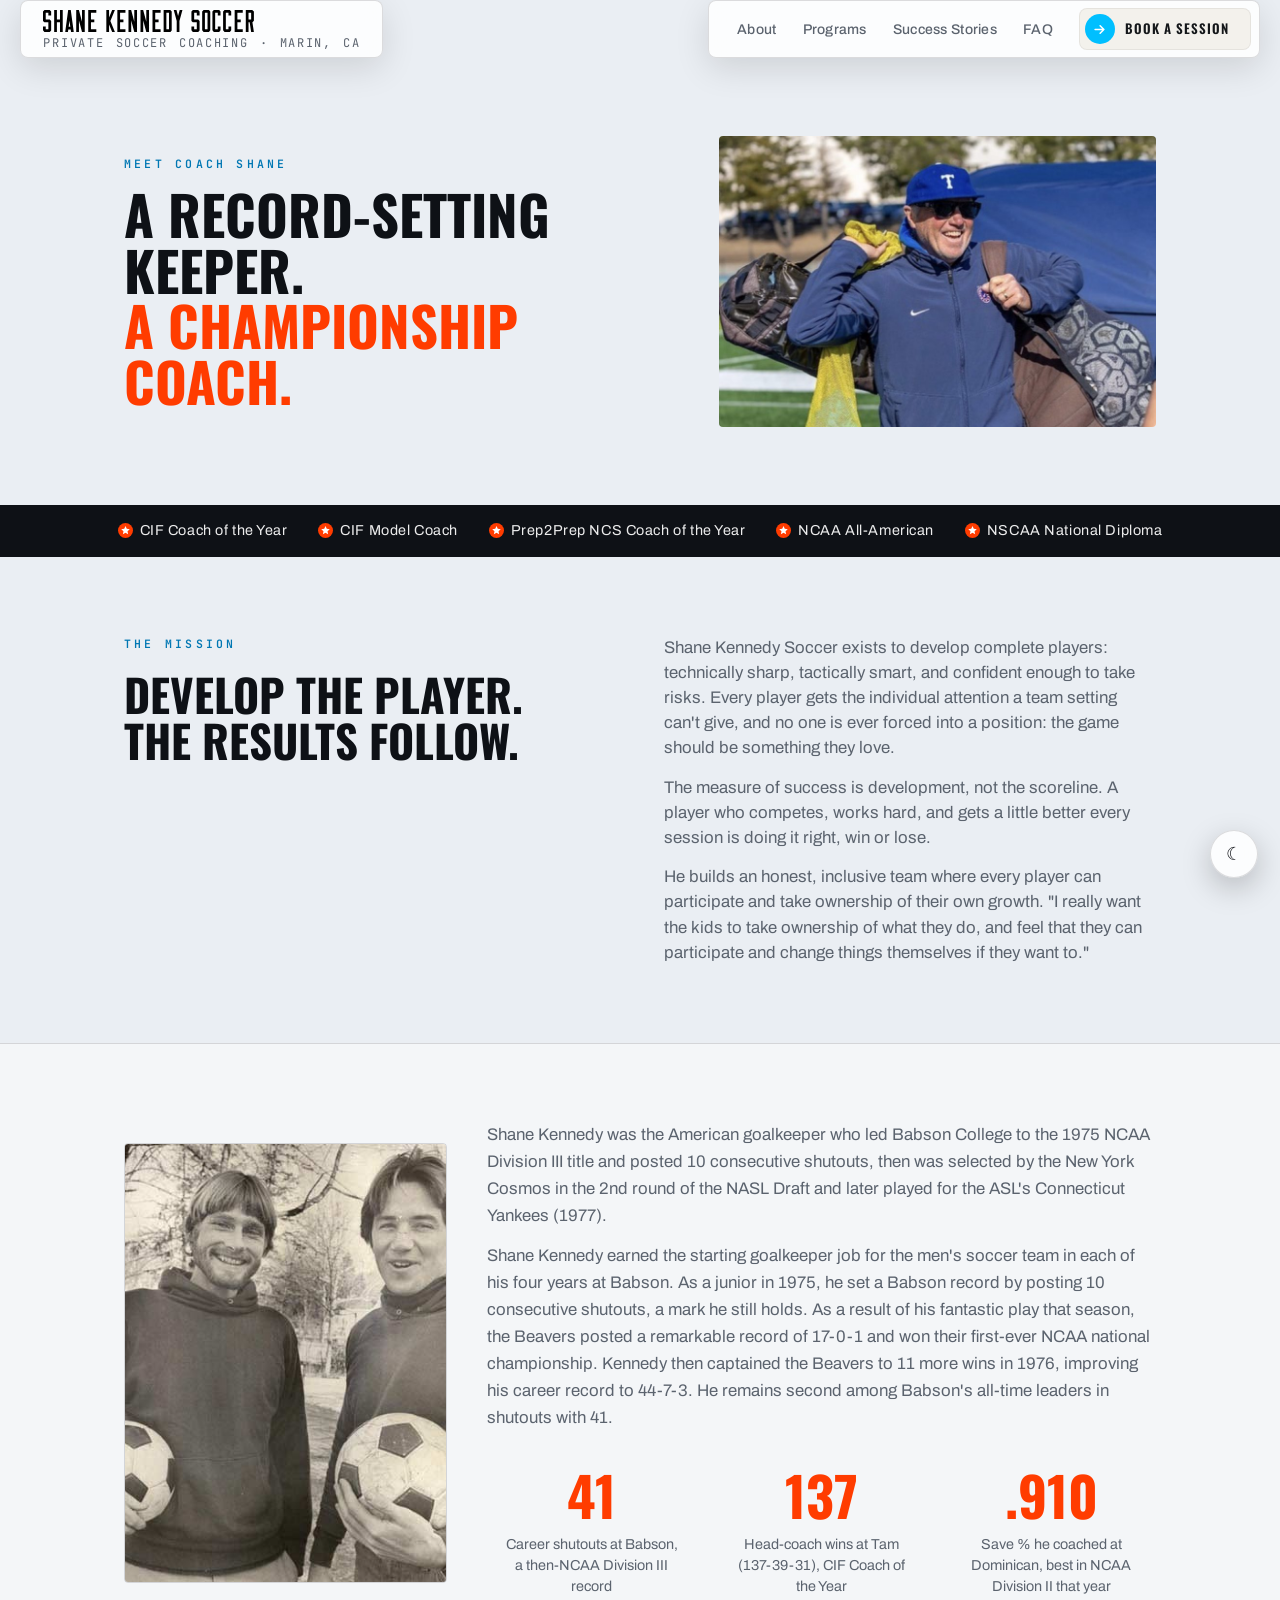
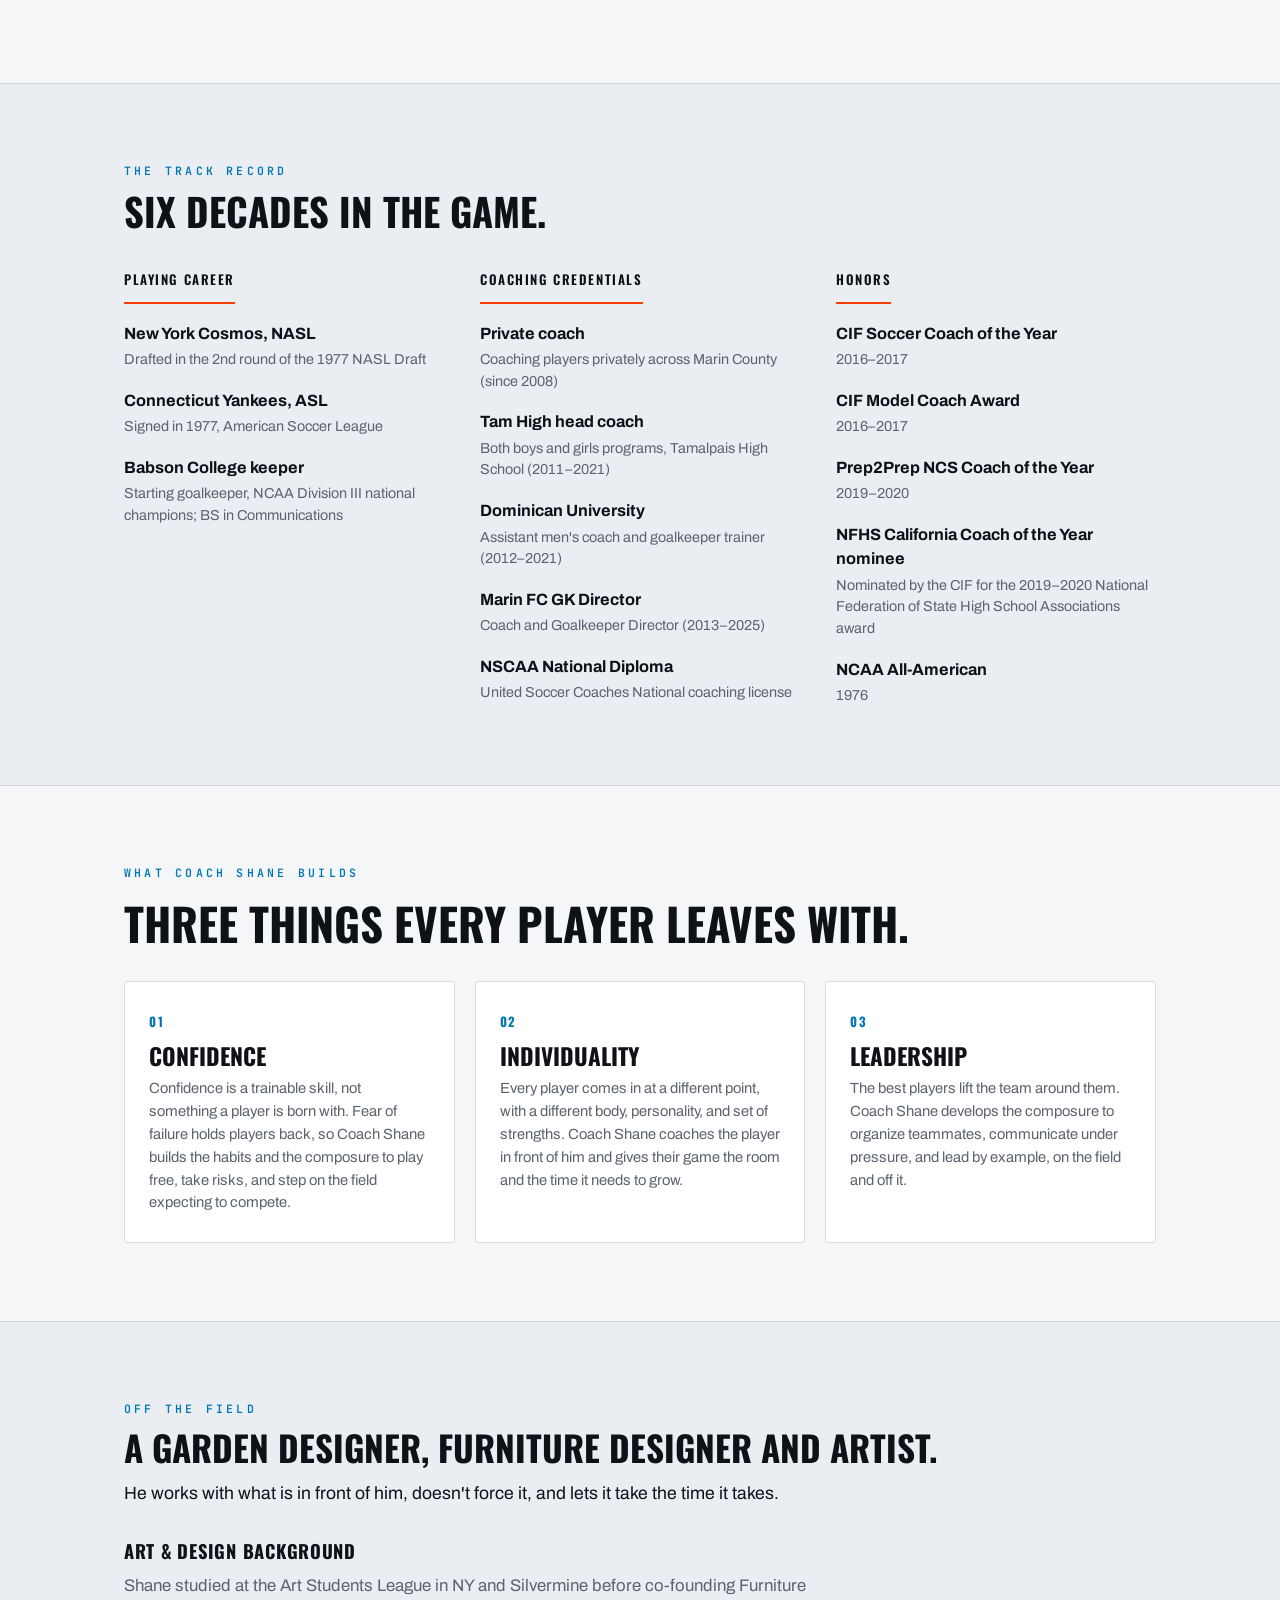
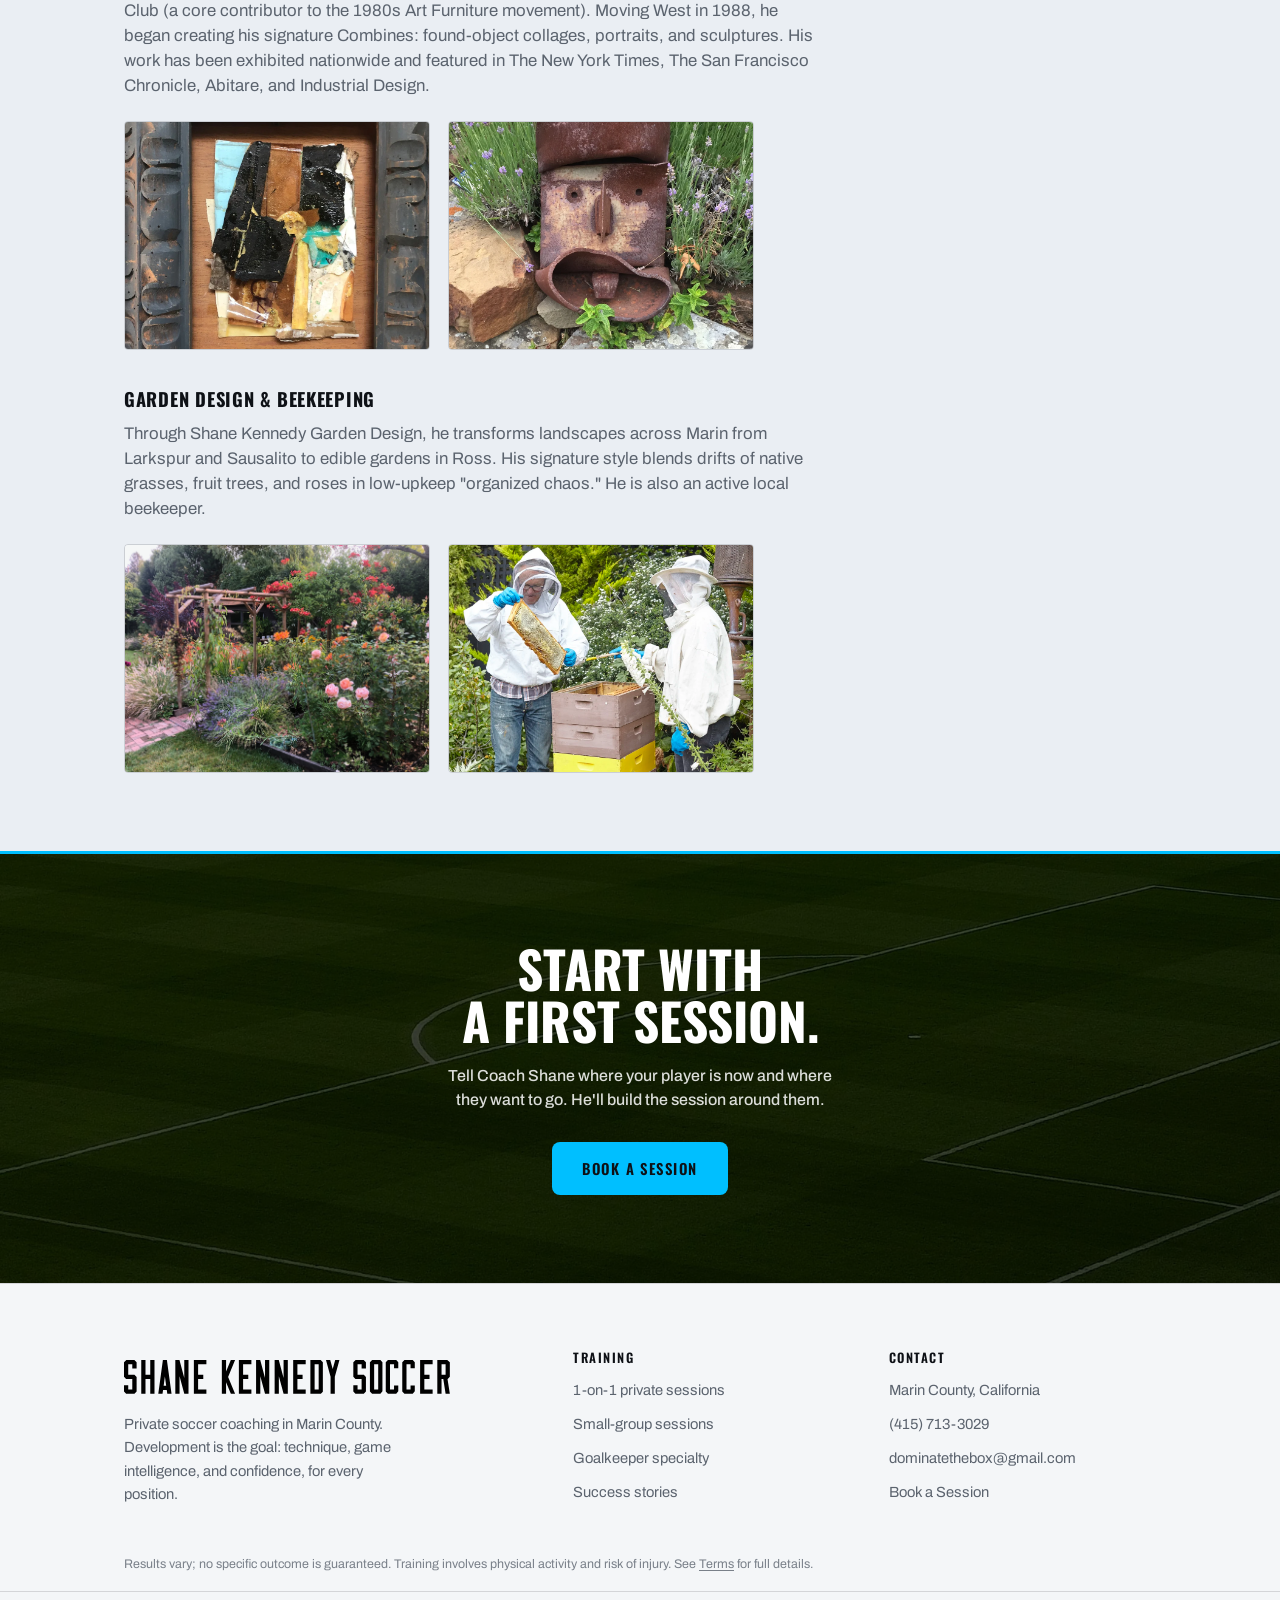
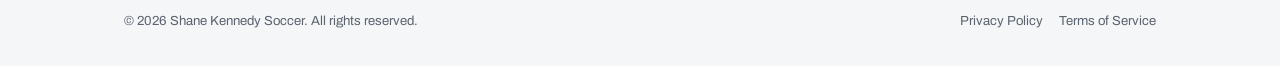
<file: about.html>
<!DOCTYPE html>
<html lang="en">
<head>
<!-- Google tag (gtag.js) -->
<script async src="https://www.googletagmanager.com/gtag/js?id=G-WETHH7NE4N"></script>
<script>
  window.dataLayer = window.dataLayer || [];
  function gtag(){dataLayer.push(arguments);}
  gtag('js', new Date());

  gtag('config', 'G-WETHH7NE4N');
</script>
<meta charset="UTF-8">
<meta name="viewport" content="width=device-width, initial-scale=1.0">
<title>About Coach Shane | Shane Kennedy Soccer</title>
<meta name="description" content="Meet Coach Shane Kennedy: record-setting NCAA keeper, New York Cosmos draftee, CIF Coach of the Year, and private soccer coach in Marin County.">
<link rel="stylesheet" href="styles.css">
</head>
<body>
<button id="themeToggle" class="theme-fab" aria-label="Toggle light and dark mode" title="Toggle theme">
  <span class="tt-icon" aria-hidden="true">☾</span>
</button>

<nav>
  <div class="wrap">
    <div class="brand"><a href="index.html" aria-label="Shane Kennedy Soccer, home"><img class="brand-logo" src="assets/logo/Shane%20Kennedy%20Soccer%20Wordmark%20One%20Liner.svg" alt="Shane Kennedy Soccer" width="1686" height="176"></a><span class="brand-tag">Private soccer coaching · Marin, CA</span></div>
    <button class="nav-toggle" id="navToggle" aria-label="Toggle menu" aria-expanded="false"><span></span><span></span><span></span></button>
    <div class="nav-links" id="navLinks">
      <a href="about.html">About</a>
      <a href="programs.html">Programs</a>
      <a href="success.html">Success Stories</a>
      <a href="faq.html">FAQ</a>
      <a href="book.html" class="nav-cta"><span class="cta-ico" aria-hidden="true"><svg viewBox="0 0 24 24" fill="none" stroke="currentColor" stroke-width="2.5" stroke-linecap="round" stroke-linejoin="round"><path d="M5 12h14M13 6l6 6-6 6"/></svg></span>Book a Session</a>
    </div>
  </div>
</nav>

<!-- ABOUT INTRO -->
<section id="about">
  <div class="wrap about-intro">
    <div class="about-intro-text">
      <p class="eyebrow">Meet Coach Shane</p>
      <h2 class="about-title"><span>A record-setting keeper.</span><em>A championship coach.</em></h2>
    </div>
    <img class="about-photo" src="assets/images/IMG_2264-e1605915013470-900x599%20(1).jpg" alt="Coach Shane Kennedy smiling on the field, carrying training gear" loading="lazy">
  </div>
</section>

<!-- CREDENTIALS BAR -->
<div class="trigger-bar creds-bar">
  <div class="wrap">
    <p class="trigger">
      <span class="tick"><svg viewBox="0 0 20 20" aria-hidden="true"><circle cx="10" cy="10" r="10" fill="currentColor"/><path d="M10 4l1.7 3.7 4 .5-3 2.7.8 4-3.5-2-3.5 2 .8-4-3-2.7 4-.5z" fill="#fff"/></svg>CIF Coach of the Year</span>
      <span class="tick"><svg viewBox="0 0 20 20" aria-hidden="true"><circle cx="10" cy="10" r="10" fill="currentColor"/><path d="M10 4l1.7 3.7 4 .5-3 2.7.8 4-3.5-2-3.5 2 .8-4-3-2.7 4-.5z" fill="#fff"/></svg>CIF Model Coach</span>
      <span class="tick"><svg viewBox="0 0 20 20" aria-hidden="true"><circle cx="10" cy="10" r="10" fill="currentColor"/><path d="M10 4l1.7 3.7 4 .5-3 2.7.8 4-3.5-2-3.5 2 .8-4-3-2.7 4-.5z" fill="#fff"/></svg>Prep2Prep NCS Coach of the Year</span>
      <span class="tick"><svg viewBox="0 0 20 20" aria-hidden="true"><circle cx="10" cy="10" r="10" fill="currentColor"/><path d="M10 4l1.7 3.7 4 .5-3 2.7.8 4-3.5-2-3.5 2 .8-4-3-2.7 4-.5z" fill="#fff"/></svg>NCAA All-American</span>
      <span class="tick"><svg viewBox="0 0 20 20" aria-hidden="true"><circle cx="10" cy="10" r="10" fill="currentColor"/><path d="M10 4l1.7 3.7 4 .5-3 2.7.8 4-3.5-2-3.5 2 .8-4-3-2.7 4-.5z" fill="#fff"/></svg>NSCAA National Diploma</span>
    </p>
  </div>
</div>

<!-- MISSION -->
<section id="mission">
  <div class="wrap mission-grid">
    <div>
      <p class="eyebrow">The mission</p>
      <h2 style="font-size:clamp(1.9rem,4.4vw,2.8rem);margin-top:20px"><span style="display:block">Develop the player.</span><span style="display:block">The results follow.</span></h2>
    </div>
    <div>
      <p style="color:var(--chalk-dim);margin:0;font-size:1.05rem">Shane Kennedy Soccer exists to develop complete players: technically sharp, tactically smart, and confident enough to take risks. Every player gets the individual attention a team setting can't give, and no one is ever forced into a position: the game should be something they love.</p>
      <p style="color:var(--chalk-dim);margin:14px 0 0;font-size:1.05rem">The measure of success is development, not the scoreline. A player who competes, works hard, and gets a little better every session is doing it right, win or lose.</p>
      <p style="color:var(--chalk-dim);margin:14px 0 0;font-size:1.05rem">He builds an honest, inclusive team where every player can participate and take ownership of their own growth. "I really want the kids to take ownership of what they do, and feel that they can participate and change things themselves if they want to."</p>
    </div>
  </div>
</section>

<!-- STAT BAR -->
<section class="stat-band" id="record">
  <div class="wrap record-layout">
    <img class="record-photo" src="assets/images/ShaneKennedy.jpg" alt="A young Shane Kennedy with a teammate, each holding a soccer ball" loading="lazy">
    <div class="record-content">
    <p style="color:var(--chalk-dim);margin:0 0 14px;max-width:75ch;font-size:1.05rem;line-height:1.6">Shane Kennedy was the American goalkeeper who led Babson College to the 1975 NCAA Division III title and posted 10 consecutive shutouts, then was selected by the New York Cosmos in the 2nd round of the NASL Draft and later played for the ASL's Connecticut Yankees (1977).</p>
    <p style="color:var(--chalk-dim);margin:0 0 28px;max-width:75ch;font-size:1.05rem;line-height:1.6">Shane Kennedy earned the starting goalkeeper job for the men's soccer team in each of his four years at Babson. As a junior in 1975, he set a Babson record by posting 10 consecutive shutouts, a mark he still holds. As a result of his fantastic play that season, the Beavers posted a remarkable record of 17-0-1 and won their first-ever NCAA national championship. Kennedy then captained the Beavers to 11 more wins in 1976, improving his career record to 44-7-3. He remains second among Babson's all-time leaders in shutouts with 41.</p>
    <div class="stat-primary-grid">
      <div class="stat-card"><div class="num">41</div><div class="lab">Career shutouts at Babson, a then-NCAA Division III record</div></div>
      <div class="stat-card"><div class="num">137</div><div class="lab">Head-coach wins at Tam (137-39-31), CIF Coach of the Year</div></div>
      <div class="stat-card"><div class="num">.910</div><div class="lab">Save % he coached at Dominican, best in NCAA Division II that year</div></div>
    </div>
    </div>
  </div>
</section>

<!-- CREDENTIALS -->
<section id="credentials">
  <div class="wrap">
    <p class="eyebrow">The track record</p>
    <h2 style="font-size:clamp(1.7rem,4vw,2.4rem);margin-top:12px">Six decades in the game.</h2>
    <div class="cred-cols">
      <div class="cred-group">
        <p class="cred-head">Playing career</p>
        <ul>
          <li><b>New York Cosmos, NASL</b><span>Drafted in the 2nd round of the 1977 NASL Draft</span></li>
          <li><b>Connecticut Yankees, ASL</b><span>Signed in 1977, American Soccer League</span></li>
          <li><b>Babson College keeper</b><span>Starting goalkeeper, NCAA Division III national champions; BS in Communications</span></li>
        </ul>
      </div>
      <div class="cred-group">
        <p class="cred-head">Coaching credentials</p>
        <ul>
          <li><b>Private coach</b><span>Coaching players privately across Marin County (since 2008)</span></li>
          <li><b>Tam High head coach</b><span>Both boys and girls programs, Tamalpais High School (2011–2021)</span></li>
          <li><b>Dominican University</b><span>Assistant men's coach and goalkeeper trainer (2012–2021)</span></li>
          <li><b>Marin FC GK Director</b><span>Coach and Goalkeeper Director (2013–2025)</span></li>
          <li><b>NSCAA National Diploma</b><span>United Soccer Coaches National coaching license</span></li>
        </ul>
      </div>
      <div class="cred-group">
        <p class="cred-head">Honors</p>
        <ul>
          <li><b>CIF Soccer Coach of the Year</b><span>2016–2017</span></li>
          <li><b>CIF Model Coach Award</b><span>2016–2017</span></li>
          <li><b>Prep2Prep NCS Coach of the Year</b><span>2019–2020</span></li>
          <li><b>NFHS California Coach of the Year nominee</b><span>Nominated by the CIF for the 2019–2020 National Federation of State High School Associations award</span></li>
          <li><b>NCAA All-American</b><span>1976</span></li>
        </ul>
      </div>
    </div>
  </div>
</section>

<!-- COACHING PROOF -->
<section class="pillars">
  <div class="wrap">
    <p class="eyebrow">What Coach Shane builds</p>
    <h2 style="font-size:clamp(1.9rem,4.4vw,2.8rem);margin-top:20px">Three things every player leaves with.</h2>
    <div class="pillar-grid">
      <div class="pillar">
        <span class="pnum">01</span>
        <h3>Confidence</h3>
        <p>Confidence is a trainable skill, not something a player is born with. Fear of failure holds players back, so Coach Shane builds the habits and the composure to play free, take risks, and step on the field expecting to compete.</p>
      </div>
      <div class="pillar">
        <span class="pnum">02</span>
        <h3>Individuality</h3>
        <p>Every player comes in at a different point, with a different body, personality, and set of strengths. Coach Shane coaches the player in front of him and gives their game the room and the time it needs to grow.</p>
      </div>
      <div class="pillar">
        <span class="pnum">03</span>
        <h3>Leadership</h3>
        <p>The best players lift the team around them. Coach Shane develops the composure to organize teammates, communicate under pressure, and lead by example, on the field and off it.</p>
      </div>
    </div>
  </div>
</section>

<!-- OFF THE FIELD -->
<section id="offfield">
  <div class="wrap">
    <p class="eyebrow">Off the field</p>
    <h2 style="font-size:clamp(1.6rem,3.6vw,2.2rem);margin-top:12px">A garden designer, furniture designer and artist.</h2>
    <p style="color:var(--chalk);margin:16px 0 0;max-width:70ch;font-size:1.1rem">He works with what is in front of him, doesn't force it, and lets it take the time it takes.</p>
    <h3 style="font-family:'Oswald',sans-serif;text-transform:uppercase;letter-spacing:.04em;font-size:1.15rem;color:var(--chalk);margin:34px 0 0">Art &amp; Design Background</h3>
    <p style="color:var(--chalk-dim);margin:12px 0 0;max-width:70ch;font-size:1.05rem">Shane studied at the Art Students League in NY and Silvermine before co-founding Furniture Club (a core contributor to the 1980s Art Furniture movement). Moving West in 1988, he began creating his signature Combines: found-object collages, portraits, and sculptures. His work has been exhibited nationwide and featured in The New York Times, The San Francisco Chronicle, Abitare, and Industrial Design.</p>
    <div class="offfield-gallery">
      <img src="assets/images/ShaneArt.webp" alt="Framed mixed-media Combine artwork by Shane Kennedy" loading="lazy">
      <img src="assets/images/ShaneSculpture.webp" alt="Rusted-metal face sculpture by Shane Kennedy set in a lavender garden" loading="lazy">
    </div>
    <h3 style="font-family:'Oswald',sans-serif;text-transform:uppercase;letter-spacing:.04em;font-size:1.15rem;color:var(--chalk);margin:40px 0 0">Garden Design &amp; Beekeeping</h3>
    <p style="color:var(--chalk-dim);margin:12px 0 0;max-width:70ch;font-size:1.05rem">Through Shane Kennedy Garden Design, he transforms landscapes across Marin from Larkspur and Sausalito to edible gardens in Ross. His signature style blends drifts of native grasses, fruit trees, and roses in low-upkeep "organized chaos." He is also an active local beekeeper.</p>
    <div class="offfield-gallery">
      <img src="assets/images/ShaneGardens.webp" alt="Lush Marin garden with roses, grasses, and a pergola designed by Shane Kennedy" loading="lazy">
      <img src="assets/images/ShanewithBees.webp" alt="Shane Kennedy in a beekeeping suit inspecting a honeycomb frame at his hive" loading="lazy">
    </div>
  </div>
</section>

<!-- FINAL CTA -->
<section class="book">
  <img class="book-bg" src="assets/images/pexels-nur-nadiah-582285194-27576504.webp" alt="" aria-hidden="true" loading="lazy">
  <div class="wrap">
    <h2><span style="display:block">Start with</span><span style="display:block">a first session.</span></h2>
    <p>Tell Coach Shane where your player is now and where they want to go. He'll build the session around them.</p>
    <a href="book.html" class="btn btn-primary">Book a Session</a>
  </div>
</section>

<footer>
  <div class="wrap">
    <div class="foot-grid">
      <div class="foot-col">
        <div class="brand"><a href="index.html" aria-label="Shane Kennedy Soccer, home"><img class="brand-logo" src="assets/logo/Shane%20Kennedy%20Soccer%20Wordmark%20One%20Liner.svg" alt="Shane Kennedy Soccer" width="1686" height="176"></a></div>
        <p class="foot-tag">Private soccer coaching in Marin County. Development is the goal: technique, game intelligence, and confidence, for every position.</p>
      </div>
      <div class="foot-col">
        <p class="foot-head">Training</p>
        <a href="book.html">1-on-1 private sessions</a>
        <a href="book.html">Small-group sessions</a>
        <a href="book.html">Goalkeeper specialty</a>
        <a href="success.html">Success stories</a>
      </div>
      <div class="foot-col">
        <p class="foot-head">Contact</p>
        <p>Marin County, California</p>
        <a href="tel:+14157133029">(415) 713-3029</a>
        <a href="mailto:dominatethebox@gmail.com">dominatethebox@gmail.com</a>
        <a href="book.html" class="book-link">Book a Session</a>
      </div>
    </div>
    <p class="foot-note">Results vary; no specific outcome is guaranteed. Training involves physical activity and risk of injury. See <a href="terms.html">Terms</a> for full details.</p>
    <div class="foot-bottom">
      <span>© <span id="yr"></span> Shane Kennedy Soccer. All rights reserved.</span>
      <span><a href="privacy.html">Privacy Policy</a><a href="terms.html">Terms of Service</a></span>
    </div>
  </div>
</footer>



<script>document.getElementById('yr').textContent=new Date().getFullYear();</script>

<script>
(function(){
  var root = document.documentElement;
  var btn = document.getElementById('themeToggle');
  var icon = btn ? btn.querySelector('.tt-icon') : null;
  function currentTheme(){
    var set = root.getAttribute('data-theme');
    if(set) return set;
    return window.matchMedia && window.matchMedia('(prefers-color-scheme: dark)').matches ? 'dark' : 'light';
  }
  function setIcon(){ if(icon){ icon.textContent = currentTheme()==='dark' ? '☀' : '☾'; } }
  try {
    var saved = localStorage.getItem('sk-theme');
    if(saved){ root.setAttribute('data-theme', saved); }
  } catch(e){}
  setIcon();
  if(btn){
    btn.addEventListener('click', function(){
      var next = currentTheme()==='dark' ? 'light' : 'dark';
      root.setAttribute('data-theme', next);
      try { localStorage.setItem('sk-theme', next); } catch(e){}
      setIcon();
      if(window.__refreshChartTheme){ window.__refreshChartTheme(); }
    });
  }
})();
</script>

<a href="book.html" class="mobile-book-bar">Book a Session</a>
<script>
(function(){
  var t=document.getElementById('navToggle'), n=document.getElementById('navLinks');
  if(!t||!n) return;
  function close(){ n.classList.remove('open'); t.classList.remove('is-open'); t.setAttribute('aria-expanded','false'); }
  t.addEventListener('click', function(){ var open=n.classList.toggle('open'); t.classList.toggle('is-open', open); t.setAttribute('aria-expanded', open?'true':'false'); });
  n.addEventListener('click', function(e){ if(e.target.tagName==='A') close(); });
})();
</script>
<script>
/* nav-scroll-behavior */
(function(){
  var nav=document.querySelector('nav');
  if(!nav) return;
  var hero=document.querySelector('.hero');
  var navLinks=document.getElementById('navLinks');
  var lastY=window.pageYOffset||0, ticking=false;
  function update(){
    var y=window.pageYOffset||0;
    var h=hero?hero.offsetHeight:0;
    var onEnter=h?Math.max(h-90,120):50;
    var onExit=Math.max(onEnter-60,0); // hysteresis so the box doesn't flip-flop at the boundary
    var scrolled=nav.classList.contains('scrolled');
    if(scrolled){
      if(y<onExit){ nav.classList.remove('scrolled'); nav.classList.remove('nav-hidden'); scrolled=false; }
    } else if(y>onEnter){
      nav.classList.add('scrolled'); scrolled=true;
    }
    if(scrolled){
      var menuOpen=navLinks&&navLinks.classList.contains('open');
      if(!menuOpen){
        if(y>lastY+10) nav.classList.add('nav-hidden');
        else if(y<lastY-10) nav.classList.remove('nav-hidden');
      }
    }
    if(Math.abs(y-lastY)>4) lastY=y; // deadzone: ignore sub-pixel/inertial jitter
    ticking=false;
  }
  window.addEventListener('scroll',function(){ if(!ticking){ window.requestAnimationFrame(update); ticking=true; } },{passive:true});
  update();
})();
</script>
</body>
</html>
</file>
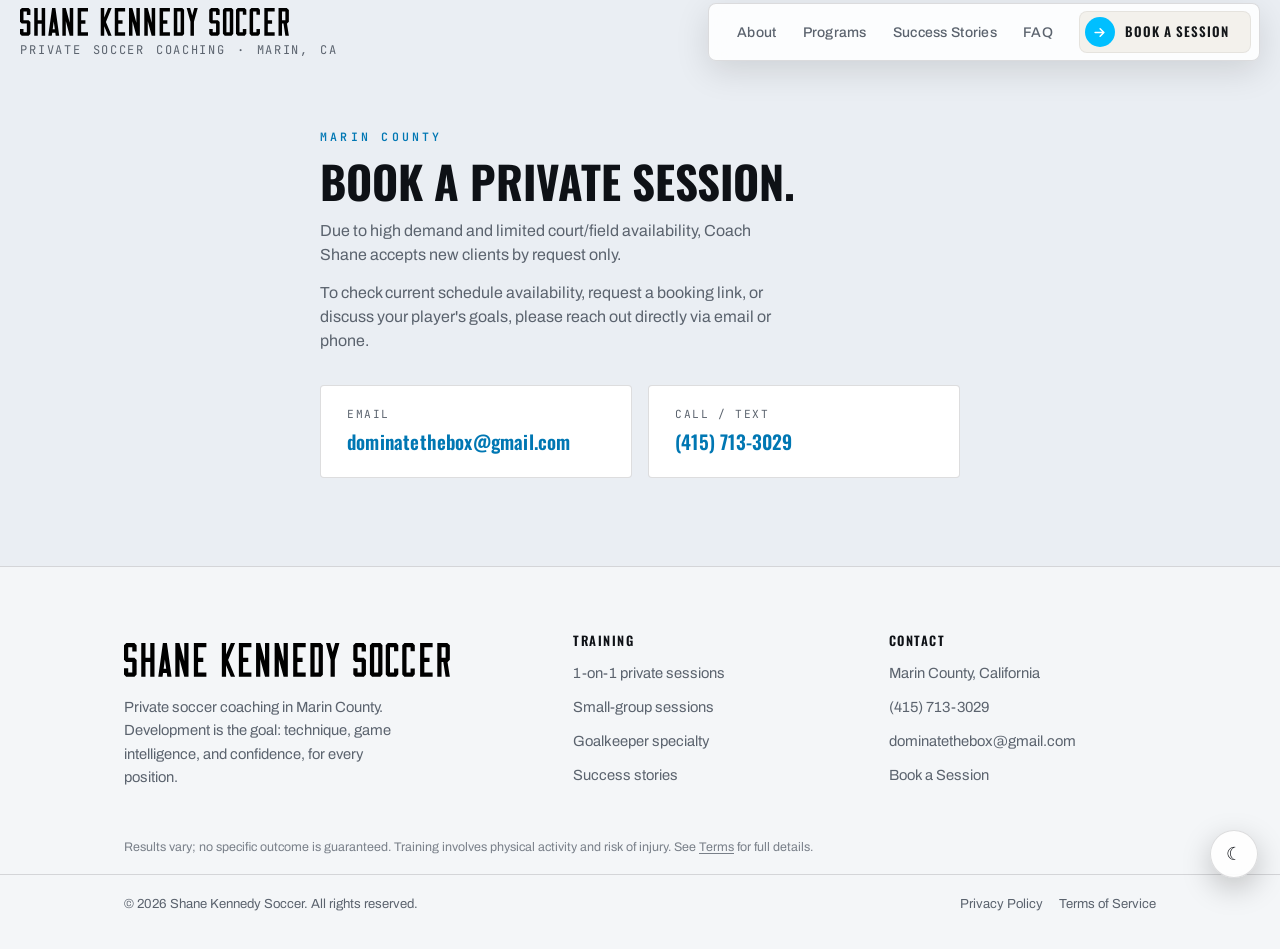
<file: book.html>
<!DOCTYPE html>
<html lang="en">
<head>
<!-- Google tag (gtag.js) -->
<script async src="https://www.googletagmanager.com/gtag/js?id=G-WETHH7NE4N"></script>
<script>
  window.dataLayer = window.dataLayer || [];
  function gtag(){dataLayer.push(arguments);}
  gtag('js', new Date());

  gtag('config', 'G-WETHH7NE4N');
</script>
<meta charset="UTF-8">
<meta name="viewport" content="width=device-width, initial-scale=1.0">
<title>Book a Session | Shane Kennedy Soccer</title>
<meta name="description" content="Book a private 1-on-1 or small-group soccer session with Coach Shane Kennedy in Marin County.">
<link rel="stylesheet" href="styles.css">
</head>
<body>
<button id="themeToggle" class="theme-fab" aria-label="Toggle light and dark mode" title="Toggle theme">
  <span class="tt-icon" aria-hidden="true">☾</span>
</button>

<nav>
  <div class="wrap">
    <div class="brand"><a href="index.html" aria-label="Shane Kennedy Soccer, home"><img class="brand-logo" src="assets/logo/Shane%20Kennedy%20Soccer%20Wordmark%20One%20Liner.svg" alt="Shane Kennedy Soccer" width="1686" height="176"></a><span class="brand-tag">Private soccer coaching · Marin, CA</span></div>
    <button class="nav-toggle" id="navToggle" aria-label="Toggle menu" aria-expanded="false"><span></span><span></span><span></span></button>
    <div class="nav-links" id="navLinks">
      <a href="about.html">About</a>
      <a href="programs.html">Programs</a>
      <a href="success.html">Success Stories</a>
      <a href="faq.html">FAQ</a>
      <a href="book.html" class="nav-cta"><span class="cta-ico" aria-hidden="true"><svg viewBox="0 0 24 24" fill="none" stroke="currentColor" stroke-width="2.5" stroke-linecap="round" stroke-linejoin="round"><path d="M5 12h14M13 6l6 6-6 6"/></svg></span>Book a Session</a>
    </div>
  </div>
</nav>

<!-- BOOKING PAGE -->
<section class="book-page">
  <div class="wrap">
    <p class="eyebrow">Marin County</p>
    <h2>Book a private session.</h2>
    <p class="book-intro">Due to high demand and limited court/field availability, Coach Shane accepts new clients by request only.</p>
    <p class="book-intro" style="margin-top:14px">To check current schedule availability, request a booking link, or discuss your player's goals, please reach out directly via email or phone.</p>

    <div class="contact-methods">
      <a class="contact-method" href="mailto:dominatethebox@gmail.com">
        <span class="contact-label">Email</span>
        <span class="contact-value">dominatethebox@gmail.com</span>
      </a>
      <a class="contact-method" href="tel:+14157133029">
        <span class="contact-label">Call / Text</span>
        <span class="contact-value">(415) 713-3029</span>
      </a>
    </div>

    <!-- BOOKING FORM — temporarily disabled by request. To reactivate: remove this comment opener and the matching close marker below, and re-enable the booking script near the bottom of the page.
    <div class="form-wrap">
      <div class="form-row">
        <div class="field">
          <label for="parentName">Your name</label>
          <input id="parentName" type="text" autocomplete="name">
        </div>
        <div class="field">
          <label for="email">Email <span class="req" aria-hidden="true">*</span></label>
          <input id="email" type="email" autocomplete="email" required placeholder="Best email for Coach Shane to reply to">
        </div>
      </div>

      <div class="form-row">
        <div class="field">
          <label for="phone">Phone <span class="req" aria-hidden="true">*</span></label>
          <input id="phone" type="tel" autocomplete="tel" required placeholder="Best number for a quick reply">
        </div>
        <div class="field">
          <label for="keeperName">Player's name</label>
          <input id="keeperName" type="text">
        </div>
      </div>

      <div class="form-row">
        <div class="field">
          <label for="keeperAge">Player's age</label>
          <input id="keeperAge" type="number" min="4" max="60" placeholder="e.g. 13">
        </div>
        <div class="field">
          <label for="format">Session format</label>
          <select id="format">
            <option value="" disabled selected>Select…</option>
            <option>1-on-1 private</option>
            <option>Small group (2 to 4 players)</option>
            <option>Not sure yet, recommend for us</option>
          </select>
        </div>
      </div>

      <div class="form-row">
        <div class="field">
          <label for="position">Position / focus</label>
          <select id="position">
            <option value="" disabled selected>Select…</option>
            <option>Goalkeeper (specialty)</option>
            <option>Defender / back line</option>
            <option>Midfielder</option>
            <option>Forward / attacker</option>
            <option>All positions / all-around</option>
            <option>Not sure yet, recommend for us</option>
          </select>
        </div>
        <div class="field">
          <label for="level">Current level</label>
          <select id="level">
            <option value="" disabled selected>Select…</option>
            <option>New to the game</option>
            <option>Recreational</option>
            <option>Club / travel</option>
            <option>High school</option>
            <option>College-track</option>
          </select>
        </div>
      </div>

      <div class="form-row">
        <div class="field">
          <label for="program">Program</label>
          <select id="program">
            <option value="" disabled selected>Select…</option>
            <option>Club soccer</option>
            <option>High school / school soccer</option>
            <option>Collegiate / college</option>
            <option>Off-season / summer training</option>
            <option>Not sure yet, recommend for us</option>
          </select>
        </div>
      </div>

      <div class="field full">
        <label for="focus">What do you want to work on?</label>
        <textarea id="focus" placeholder="Technique, position-specific work, confidence after mistakes, college recruiting, goalkeeping…"></textarea>
      </div>

      <div class="field full">
        <label for="availability">Preferred days &amp; times</label>
        <input id="availability" type="text" placeholder="e.g. weekday evenings, Saturday mornings">
      </div>

      <button class="form-submit" id="bookBtn" type="button">Request My Session</button>
      <p class="click-trigger" style="text-align:center;margin-top:12px;font-size:.85rem;color:var(--chalk-dim)">This is a request, not a payment. Coach Shane replies to every one personally.</p>
      <p class="form-status" id="formStatus"></p>

      <p class="triggers" style="margin-top:18px;text-align:center">
        Prefer to reach out directly? <a href="tel:+14157133029" style="color:var(--signal-text);font-weight:600">(415) 713-3029</a> · <a href="mailto:dominatethebox@gmail.com" style="color:var(--signal-text);font-weight:600">dominatethebox@gmail.com</a>
      </p>
    </div>
    --><!-- /BOOKING FORM disabled -->

  </div>
</section>

<footer>
  <div class="wrap">
    <div class="foot-grid">
      <div class="foot-col">
        <div class="brand"><a href="index.html" aria-label="Shane Kennedy Soccer, home"><img class="brand-logo" src="assets/logo/Shane%20Kennedy%20Soccer%20Wordmark%20One%20Liner.svg" alt="Shane Kennedy Soccer" width="1686" height="176"></a></div>
        <p class="foot-tag">Private soccer coaching in Marin County. Development is the goal: technique, game intelligence, and confidence, for every position.</p>
      </div>
      <div class="foot-col">
        <p class="foot-head">Training</p>
        <a href="book.html">1-on-1 private sessions</a>
        <a href="book.html">Small-group sessions</a>
        <a href="book.html">Goalkeeper specialty</a>
        <a href="success.html">Success stories</a>
      </div>
      <div class="foot-col">
        <p class="foot-head">Contact</p>
        <p>Marin County, California</p>
        <a href="tel:+14157133029">(415) 713-3029</a>
        <a href="mailto:dominatethebox@gmail.com">dominatethebox@gmail.com</a>
        <a href="book.html" class="book-link">Book a Session</a>
      </div>
    </div>
    <p class="foot-note">Results vary; no specific outcome is guaranteed. Training involves physical activity and risk of injury. See <a href="terms.html">Terms</a> for full details.</p>
    <div class="foot-bottom">
      <span>© <span id="yr"></span> Shane Kennedy Soccer. All rights reserved.</span>
      <span><a href="privacy.html">Privacy Policy</a><a href="terms.html">Terms of Service</a></span>
    </div>
  </div>
</footer>

<script>
  (function(){
    var btn = document.getElementById('bookBtn');
    var status = document.getElementById('formStatus');
    if(!btn || !status) return; // booking form is disabled; nothing to wire up
    function val(id){ return (document.getElementById(id).value || '').trim(); }
    function setStatus(msg, ok){
      status.textContent = msg;
      status.className = 'form-status show ' + (ok ? 'ok' : 'err');
    }
    btn.addEventListener('click', function(){
      // minimal validation
      var emailVal = val('email');
      if(!val('parentName') || !emailVal || emailVal.indexOf('@') === -1 || !val('phone')){
        setStatus('Please add your name, a valid email, and a phone number so Coach Shane can reply.', false);
        return;
      }
      var payload = {
        'Parent name': val('parentName'),
        email: emailVal,
        'Phone': val('phone'),
        "Player's name": val('keeperName'),
        "Player's age": val('keeperAge'),
        'Session format': val('format'),
        'Position / focus': val('position'),
        'Current level': val('level'),
        'Program': val('program'),
        'What to work on': val('focus'),
        'Preferred days & times': val('availability'),
        _subject: 'New session request: Shane Kennedy Soccer',
        _replyto: emailVal,
        _autoresponse: "Thanks for reaching out to Shane Kennedy Soccer! Your session request has been received, and Coach Shane will follow up personally to confirm a time and talk through your player's goals. If it's urgent, call or text (415) 713-3029.",
        _template: 'table',
        _captcha: 'false'
      };
      btn.disabled = true;
      btn.textContent = 'Sending…';
      // Sends the request to dominatethebox@gmail.com via FormSubmit (no backend needed).
      // NOTE: the first submission triggers a one-time activation email to that address; click the link to enable delivery.
      fetch('https://formsubmit.co/ajax/dominatethebox@gmail.com', {
        method: 'POST',
        headers: { 'Content-Type': 'application/json', 'Accept': 'application/json' },
        body: JSON.stringify(payload)
      })
      .then(function(res){
        if(!res.ok) throw new Error('Request failed');
        return res.json();
      })
      .then(function(){
        setStatus("Thanks, your request is in. Coach Shane will follow up to confirm a time.", true);
        btn.textContent = 'Request Sent ✓';
      })
      .catch(function(){
        setStatus("Something went wrong. Please try again, or reach out directly above.", false);
        btn.disabled = false;
        btn.textContent = 'Request My Session';
      });
    });
  })();
</script>

<script>document.getElementById('yr').textContent=new Date().getFullYear();</script>

<script>
(function(){
  var root = document.documentElement;
  var btn = document.getElementById('themeToggle');
  var icon = btn ? btn.querySelector('.tt-icon') : null;
  function currentTheme(){
    var set = root.getAttribute('data-theme');
    if(set) return set;
    return window.matchMedia && window.matchMedia('(prefers-color-scheme: dark)').matches ? 'dark' : 'light';
  }
  function setIcon(){ if(icon){ icon.textContent = currentTheme()==='dark' ? '☀' : '☾'; } }
  try {
    var saved = localStorage.getItem('sk-theme');
    if(saved){ root.setAttribute('data-theme', saved); }
  } catch(e){}
  setIcon();
  if(btn){
    btn.addEventListener('click', function(){
      var next = currentTheme()==='dark' ? 'light' : 'dark';
      root.setAttribute('data-theme', next);
      try { localStorage.setItem('sk-theme', next); } catch(e){}
      setIcon();
      if(window.__refreshChartTheme){ window.__refreshChartTheme(); }
    });
  }
})();
</script>
<a href="book.html" class="mobile-book-bar">Book a Session</a>
<script>
(function(){
  var t=document.getElementById('navToggle'), n=document.getElementById('navLinks');
  if(!t||!n) return;
  function close(){ n.classList.remove('open'); t.classList.remove('is-open'); t.setAttribute('aria-expanded','false'); }
  t.addEventListener('click', function(){ var open=n.classList.toggle('open'); t.classList.toggle('is-open', open); t.setAttribute('aria-expanded', open?'true':'false'); });
  n.addEventListener('click', function(e){ if(e.target.tagName==='A') close(); });
})();
</script>
<script>
/* nav-scroll-behavior */
(function(){
  var nav=document.querySelector('nav');
  if(!nav) return;
  var hero=document.querySelector('.hero');
  var navLinks=document.getElementById('navLinks');
  var lastY=window.pageYOffset||0, ticking=false;
  function update(){
    var y=window.pageYOffset||0;
    var h=hero?hero.offsetHeight:0;
    var onEnter=h?Math.max(h-90,120):50;
    var onExit=Math.max(onEnter-60,0); // hysteresis so the box doesn't flip-flop at the boundary
    var scrolled=nav.classList.contains('scrolled');
    if(scrolled){
      if(y<onExit){ nav.classList.remove('scrolled'); nav.classList.remove('nav-hidden'); scrolled=false; }
    } else if(y>onEnter){
      nav.classList.add('scrolled'); scrolled=true;
    }
    if(scrolled){
      var menuOpen=navLinks&&navLinks.classList.contains('open');
      if(!menuOpen){
        if(y>lastY+10) nav.classList.add('nav-hidden');
        else if(y<lastY-10) nav.classList.remove('nav-hidden');
      }
    }
    if(Math.abs(y-lastY)>4) lastY=y; // deadzone: ignore sub-pixel/inertial jitter
    ticking=false;
  }
  window.addEventListener('scroll',function(){ if(!ticking){ window.requestAnimationFrame(update); ticking=true; } },{passive:true});
  update();
})();
</script>
</body>
</html>
</file>
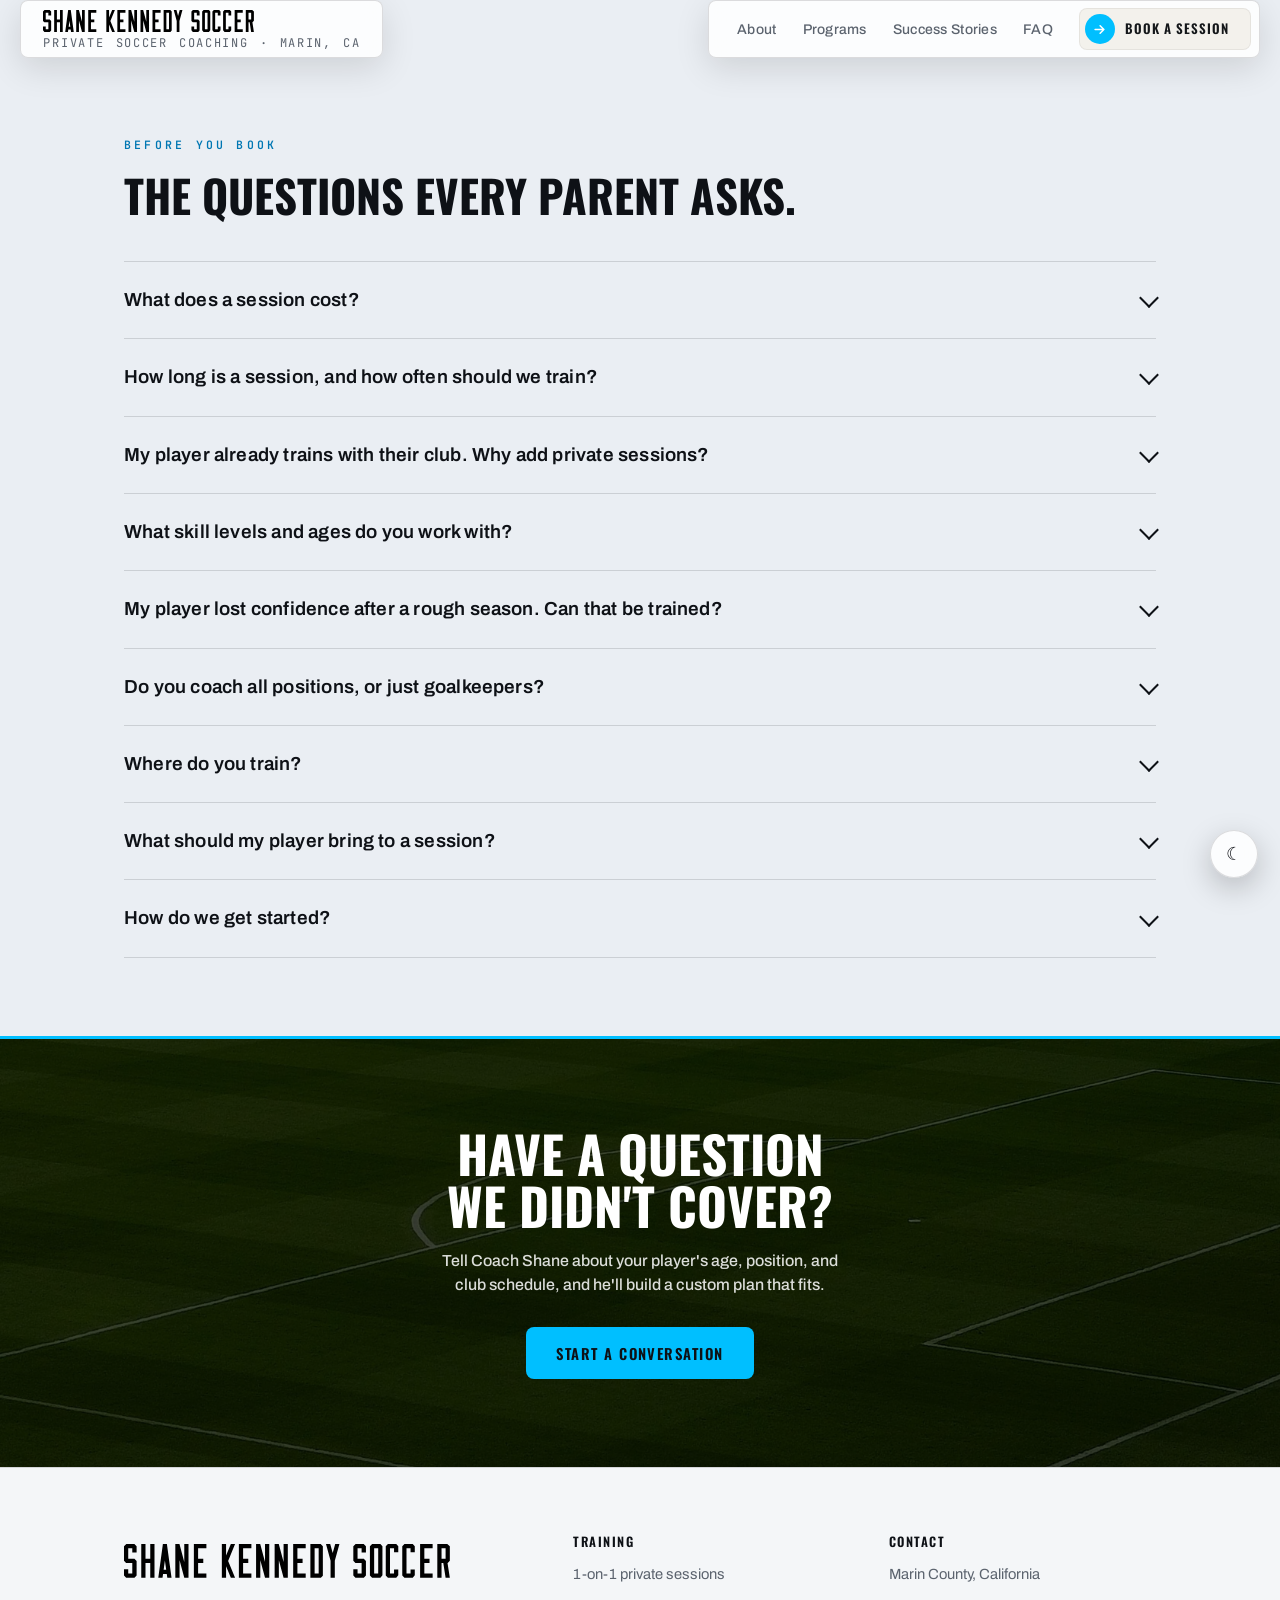
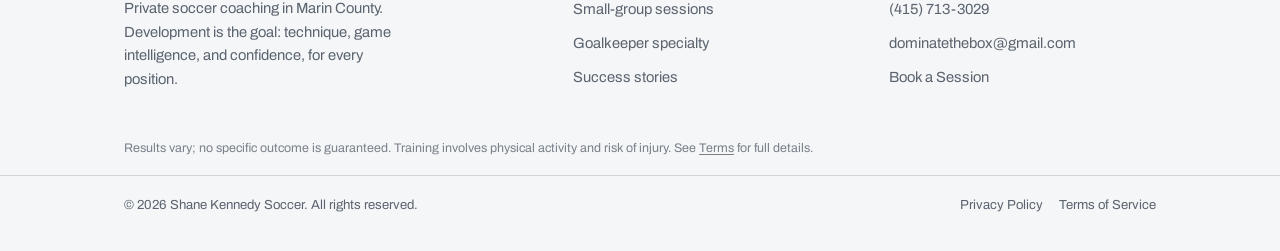
<file: faq.html>
<!DOCTYPE html>
<html lang="en">
<head>
<!-- Google tag (gtag.js) -->
<script async src="https://www.googletagmanager.com/gtag/js?id=G-WETHH7NE4N"></script>
<script>
  window.dataLayer = window.dataLayer || [];
  function gtag(){dataLayer.push(arguments);}
  gtag('js', new Date());

  gtag('config', 'G-WETHH7NE4N');
</script>
<meta charset="UTF-8">
<meta name="viewport" content="width=device-width, initial-scale=1.0">
<title>FAQ | Shane Kennedy Soccer</title>
<meta name="description" content="Answers to common questions about private soccer coaching with Coach Shane Kennedy in Marin County: session formats, skill levels and ages, locations, and how to get started.">
<link rel="stylesheet" href="styles.css">
</head>
<body>
<button id="themeToggle" class="theme-fab" aria-label="Toggle light and dark mode" title="Toggle theme">
  <span class="tt-icon" aria-hidden="true">☾</span>
</button>

<nav>
  <div class="wrap">
    <div class="brand"><a href="index.html" aria-label="Shane Kennedy Soccer, home"><img class="brand-logo" src="assets/logo/Shane%20Kennedy%20Soccer%20Wordmark%20One%20Liner.svg" alt="Shane Kennedy Soccer" width="1686" height="176"></a><span class="brand-tag">Private soccer coaching · Marin, CA</span></div>
    <button class="nav-toggle" id="navToggle" aria-label="Toggle menu" aria-expanded="false"><span></span><span></span><span></span></button>
    <div class="nav-links" id="navLinks">
      <a href="about.html">About</a>
      <a href="programs.html">Programs</a>
      <a href="success.html">Success Stories</a>
      <a href="faq.html">FAQ</a>
      <a href="book.html" class="nav-cta"><span class="cta-ico" aria-hidden="true"><svg viewBox="0 0 24 24" fill="none" stroke="currentColor" stroke-width="2.5" stroke-linecap="round" stroke-linejoin="round"><path d="M5 12h14M13 6l6 6-6 6"/></svg></span>Book a Session</a>
    </div>
  </div>
</nav>

<!-- FAQ -->
<section id="faq">
  <div class="wrap">
    <p class="eyebrow">Before you book</p>
    <h2 style="font-size:clamp(1.9rem,4.4vw,2.8rem);margin-top:20px">The questions every parent asks.</h2>
    <div class="faq-list">
      <details class="faq">
        <summary>What does a session cost?<span class="chev" aria-hidden="true"></span></summary>
        <p class="faq-body">Sessions are available as private 1-on-1 training and small-group sessions. <a href="book.html" style="color:var(--signal-text);font-weight:600">Reach out</a> for current rates and to find the option that fits your player and your goals.</p>
      </details>
      <details class="faq">
        <summary>How long is a session, and how often should we train?<span class="chev" aria-hidden="true"></span></summary>
        <p class="faq-body">Private sessions run 60 minutes; group sessions run 90. Most players train once or twice a week. Coach Shane will set a cadence that fits your season, your club schedule, and your goals, whether that's steady development or a recruiting push.</p>
      </details>
      <details class="faq">
        <summary>My player already trains with their club. Why add private sessions?<span class="chev" aria-hidden="true"></span></summary>
        <p class="faq-body">Club practice is built around the whole team, so any one player gets a fraction of the coaching. Private sessions are the focused, one-on-one time club can't give: the specific technical and tactical work your player needs, at their pace. For goalkeepers especially, it's the position-specific coaching most club coaches were never trained to provide.</p>
      </details>
      <details class="faq">
        <summary>What skill levels and ages do you work with?<span class="chev" aria-hidden="true"></span></summary>
        <p class="faq-body">Every player is welcome: boys and girls ages 10 and up, at every level, across club and high school soccer. That runs from a young player just trying a position (no one is ever forced into one, especially goalkeeper) to players ready to specialize, players chasing a high school roster spot, and college-track athletes. Coach Shane builds each session around the player in front of him: newer players learn the fundamentals before bad habits set in, and experienced players sharpen the details that move their game.</p>
      </details>
      <details class="faq">
        <summary>My player lost confidence after a rough season. Can that be trained?<span class="chev" aria-hidden="true"></span></summary>
        <p class="faq-body">Yes. Confidence is a trainable skill, not something a player either has or doesn't. Coach Shane works on the routine before the moment, the reset after a mistake, and the composure to keep competing, so one bad play stops becoming three and your player steps on the field expecting to do well.</p>
      </details>
      <details class="faq">
        <summary>Do you coach all positions, or just goalkeepers?<span class="chev" aria-hidden="true"></span></summary>
        <p class="faq-body">All positions, from defenders to attackers. Goalkeeping is his specialty, where he set NCAA records and coaches at the college level, but every player gets the same individual attention.</p>
      </details>
      <details class="faq">
        <summary>Where do you train?<span class="chev" aria-hidden="true"></span></summary>
        <p class="faq-body">Anywhere in Marin. Coach Shane trains players across Marin County rather than at one fixed location, so sessions can be held at your club's field or a park near you. Reach out and he'll set a spot that works for your player.</p>
      </details>
      <details class="faq">
        <summary>What should my player bring to a session?<span class="chev" aria-hidden="true"></span></summary>
        <p class="faq-body">Cleats, shin guards, water, and a ball, plus gloves for goalkeepers. Coach Shane brings the rest.</p>
      </details>
      <details class="faq">
        <summary>How do we get started?<span class="chev" aria-hidden="true"></span></summary>
        <p class="faq-body">Fill out the request on the booking page with your player's age, position, and what you want to work on. Coach Shane will follow up to confirm a time and location and to talk through where your player is now and where they want to be.</p>
      </details>
    </div>
  </div>
</section>

<!-- FINAL CTA -->
<section class="book">
  <img class="book-bg" src="assets/images/pexels-nur-nadiah-582285194-27576504.webp" alt="" aria-hidden="true" loading="lazy">
  <div class="wrap">
    <h2><span style="display:block">Have a question</span><span style="display:block">we didn't cover?</span></h2>
    <p>Tell Coach Shane about your player's age, position, and club schedule, and he'll build a custom plan that fits.</p>
    <a href="book.html" class="btn btn-primary">Start a Conversation</a>
  </div>
</section>

<footer>
  <div class="wrap">
    <div class="foot-grid">
      <div class="foot-col">
        <div class="brand"><a href="index.html" aria-label="Shane Kennedy Soccer, home"><img class="brand-logo" src="assets/logo/Shane%20Kennedy%20Soccer%20Wordmark%20One%20Liner.svg" alt="Shane Kennedy Soccer" width="1686" height="176"></a></div>
        <p class="foot-tag">Private soccer coaching in Marin County. Development is the goal: technique, game intelligence, and confidence, for every position.</p>
      </div>
      <div class="foot-col">
        <p class="foot-head">Training</p>
        <a href="book.html">1-on-1 private sessions</a>
        <a href="book.html">Small-group sessions</a>
        <a href="book.html">Goalkeeper specialty</a>
        <a href="success.html">Success stories</a>
      </div>
      <div class="foot-col">
        <p class="foot-head">Contact</p>
        <p>Marin County, California</p>
        <a href="tel:+14157133029">(415) 713-3029</a>
        <a href="mailto:dominatethebox@gmail.com">dominatethebox@gmail.com</a>
        <a href="book.html" class="book-link">Book a Session</a>
      </div>
    </div>
    <p class="foot-note">Results vary; no specific outcome is guaranteed. Training involves physical activity and risk of injury. See <a href="terms.html">Terms</a> for full details.</p>
    <div class="foot-bottom">
      <span>© <span id="yr"></span> Shane Kennedy Soccer. All rights reserved.</span>
      <span><a href="privacy.html">Privacy Policy</a><a href="terms.html">Terms of Service</a></span>
    </div>
  </div>
</footer>

<script>document.getElementById('yr').textContent=new Date().getFullYear();</script>

<script>
(function(){
  var root = document.documentElement;
  var btn = document.getElementById('themeToggle');
  var icon = btn ? btn.querySelector('.tt-icon') : null;
  function currentTheme(){
    var set = root.getAttribute('data-theme');
    if(set) return set;
    return window.matchMedia && window.matchMedia('(prefers-color-scheme: dark)').matches ? 'dark' : 'light';
  }
  function setIcon(){ if(icon){ icon.textContent = currentTheme()==='dark' ? '☀' : '☾'; } }
  try {
    var saved = localStorage.getItem('sk-theme');
    if(saved){ root.setAttribute('data-theme', saved); }
  } catch(e){}
  setIcon();
  if(btn){
    btn.addEventListener('click', function(){
      var next = currentTheme()==='dark' ? 'light' : 'dark';
      root.setAttribute('data-theme', next);
      try { localStorage.setItem('sk-theme', next); } catch(e){}
      setIcon();
      if(window.__refreshChartTheme){ window.__refreshChartTheme(); }
    });
  }
})();
</script>
<a href="book.html" class="mobile-book-bar">Book a Session</a>
<script>
(function(){
  var t=document.getElementById('navToggle'), n=document.getElementById('navLinks');
  if(!t||!n) return;
  function close(){ n.classList.remove('open'); t.classList.remove('is-open'); t.setAttribute('aria-expanded','false'); }
  t.addEventListener('click', function(){ var open=n.classList.toggle('open'); t.classList.toggle('is-open', open); t.setAttribute('aria-expanded', open?'true':'false'); });
  n.addEventListener('click', function(e){ if(e.target.tagName==='A') close(); });
})();
</script>
<script>
/* nav-scroll-behavior */
(function(){
  var nav=document.querySelector('nav');
  if(!nav) return;
  var hero=document.querySelector('.hero');
  var navLinks=document.getElementById('navLinks');
  var lastY=window.pageYOffset||0, ticking=false;
  function update(){
    var y=window.pageYOffset||0;
    var h=hero?hero.offsetHeight:0;
    var onEnter=h?Math.max(h-90,120):50;
    var onExit=Math.max(onEnter-60,0); // hysteresis so the box doesn't flip-flop at the boundary
    var scrolled=nav.classList.contains('scrolled');
    if(scrolled){
      if(y<onExit){ nav.classList.remove('scrolled'); nav.classList.remove('nav-hidden'); scrolled=false; }
    } else if(y>onEnter){
      nav.classList.add('scrolled'); scrolled=true;
    }
    if(scrolled){
      var menuOpen=navLinks&&navLinks.classList.contains('open');
      if(!menuOpen){
        if(y>lastY+10) nav.classList.add('nav-hidden');
        else if(y<lastY-10) nav.classList.remove('nav-hidden');
      }
    }
    if(Math.abs(y-lastY)>4) lastY=y; // deadzone: ignore sub-pixel/inertial jitter
    ticking=false;
  }
  window.addEventListener('scroll',function(){ if(!ticking){ window.requestAnimationFrame(update); ticking=true; } },{passive:true});
  update();
})();
</script>
</body>
</html>
</file>
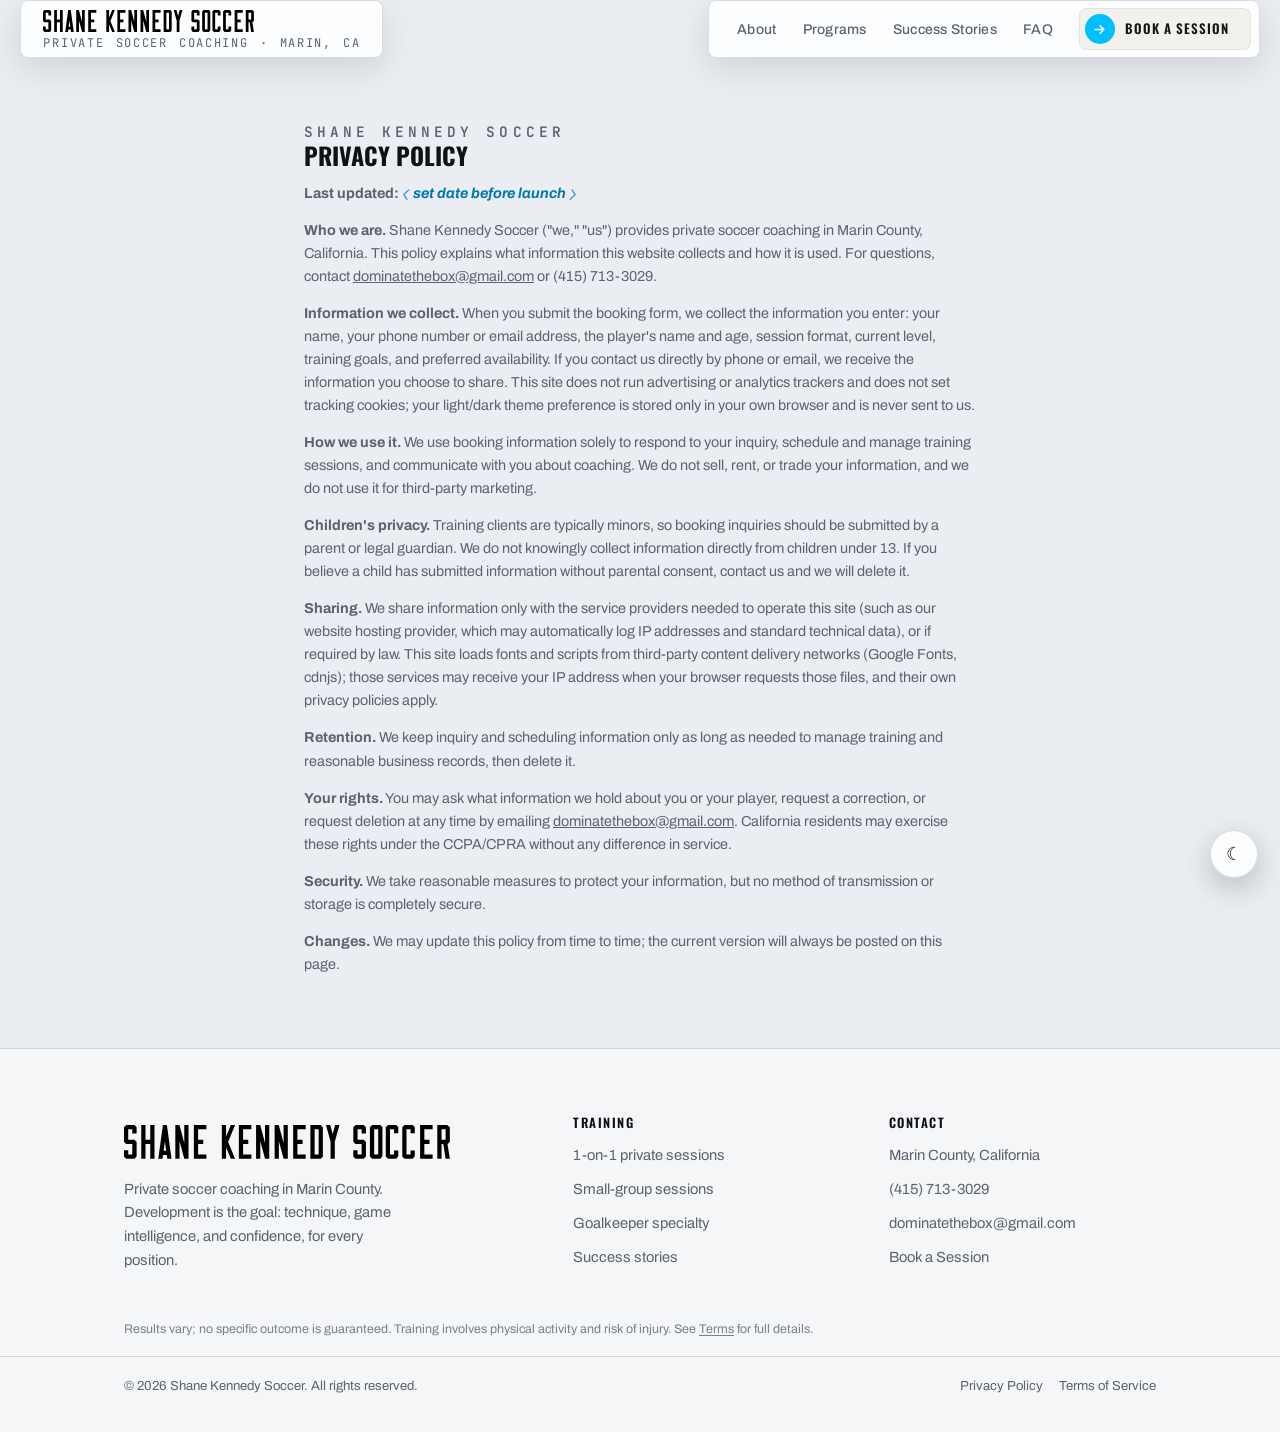
<file: privacy.html>
<!DOCTYPE html>
<html lang="en">
<head>
<!-- Google tag (gtag.js) -->
<script async src="https://www.googletagmanager.com/gtag/js?id=G-WETHH7NE4N"></script>
<script>
  window.dataLayer = window.dataLayer || [];
  function gtag(){dataLayer.push(arguments);}
  gtag('js', new Date());

  gtag('config', 'G-WETHH7NE4N');
</script>
<meta charset="UTF-8">
<meta name="viewport" content="width=device-width, initial-scale=1.0">
<title>Privacy Policy | Shane Kennedy Soccer</title>
<meta name="description" content="How Shane Kennedy Soccer collects, uses, and protects the information you share when booking private soccer coaching.">
<link rel="stylesheet" href="styles.css">
</head>
<body>
<button id="themeToggle" class="theme-fab" aria-label="Toggle light and dark mode" title="Toggle theme">
  <span class="tt-icon" aria-hidden="true">☾</span>
</button>

<nav>
  <div class="wrap">
    <div class="brand"><a href="index.html" aria-label="Shane Kennedy Soccer, home"><img class="brand-logo" src="assets/logo/Shane%20Kennedy%20Soccer%20Wordmark%20One%20Liner.svg" alt="Shane Kennedy Soccer" width="1686" height="176"></a><span class="brand-tag">Private soccer coaching · Marin, CA</span></div>
    <button class="nav-toggle" id="navToggle" aria-label="Toggle menu" aria-expanded="false"><span></span><span></span><span></span></button>
    <div class="nav-links" id="navLinks">
      <a href="about.html">About</a>
      <a href="programs.html">Programs</a>
      <a href="success.html">Success Stories</a>
      <a href="faq.html">FAQ</a>
      <a href="book.html" class="nav-cta"><span class="cta-ico" aria-hidden="true"><svg viewBox="0 0 24 24" fill="none" stroke="currentColor" stroke-width="2.5" stroke-linecap="round" stroke-linejoin="round"><path d="M5 12h14M13 6l6 6-6 6"/></svg></span>Book a Session</a>
    </div>
  </div>
</nav>

<section id="privacy" class="legal-page standalone">
  <div class="wrap">
    <p class="eyebrow">Shane Kennedy Soccer</p>
    <h2>Privacy Policy</h2>
    <p><b>Last updated: <span class="ph">set date before launch</span></b></p>
    <p><b>Who we are.</b> Shane Kennedy Soccer ("we," "us") provides private soccer coaching in Marin County, California. This policy explains what information this website collects and how it is used. For questions, contact <a href="mailto:dominatethebox@gmail.com" style="color:var(--chalk-dim)">dominatethebox@gmail.com</a> or (415) 713-3029.</p>
    <p><b>Information we collect.</b> When you submit the booking form, we collect the information you enter: your name, your phone number or email address, the player's name and age, session format, current level, training goals, and preferred availability. If you contact us directly by phone or email, we receive the information you choose to share. This site does not run advertising or analytics trackers and does not set tracking cookies; your light/dark theme preference is stored only in your own browser and is never sent to us.</p>
    <p><b>How we use it.</b> We use booking information solely to respond to your inquiry, schedule and manage training sessions, and communicate with you about coaching. We do not sell, rent, or trade your information, and we do not use it for third-party marketing.</p>
    <p><b>Children's privacy.</b> Training clients are typically minors, so booking inquiries should be submitted by a parent or legal guardian. We do not knowingly collect information directly from children under 13. If you believe a child has submitted information without parental consent, contact us and we will delete it.</p>
    <p><b>Sharing.</b> We share information only with the service providers needed to operate this site (such as our website hosting provider, which may automatically log IP addresses and standard technical data), or if required by law. This site loads fonts and scripts from third-party content delivery networks (Google Fonts, cdnjs); those services may receive your IP address when your browser requests those files, and their own privacy policies apply.</p>
    <p><b>Retention.</b> We keep inquiry and scheduling information only as long as needed to manage training and reasonable business records, then delete it.</p>
    <p><b>Your rights.</b> You may ask what information we hold about you or your player, request a correction, or request deletion at any time by emailing <a href="mailto:dominatethebox@gmail.com" style="color:var(--chalk-dim)">dominatethebox@gmail.com</a>. California residents may exercise these rights under the CCPA/CPRA without any difference in service.</p>
    <p><b>Security.</b> We take reasonable measures to protect your information, but no method of transmission or storage is completely secure.</p>
    <p><b>Changes.</b> We may update this policy from time to time; the current version will always be posted on this page.</p>
  </div>
</section>

<footer>
  <div class="wrap">
    <div class="foot-grid">
      <div class="foot-col">
        <div class="brand"><a href="index.html" aria-label="Shane Kennedy Soccer, home"><img class="brand-logo" src="assets/logo/Shane%20Kennedy%20Soccer%20Wordmark%20One%20Liner.svg" alt="Shane Kennedy Soccer" width="1686" height="176"></a></div>
        <p class="foot-tag">Private soccer coaching in Marin County. Development is the goal: technique, game intelligence, and confidence, for every position.</p>
      </div>
      <div class="foot-col">
        <p class="foot-head">Training</p>
        <a href="book.html">1-on-1 private sessions</a>
        <a href="book.html">Small-group sessions</a>
        <a href="book.html">Goalkeeper specialty</a>
        <a href="success.html">Success stories</a>
      </div>
      <div class="foot-col">
        <p class="foot-head">Contact</p>
        <p>Marin County, California</p>
        <a href="tel:+14157133029">(415) 713-3029</a>
        <a href="mailto:dominatethebox@gmail.com">dominatethebox@gmail.com</a>
        <a href="book.html" class="book-link">Book a Session</a>
      </div>
    </div>
    <p class="foot-note">Results vary; no specific outcome is guaranteed. Training involves physical activity and risk of injury. See <a href="terms.html">Terms</a> for full details.</p>
    <div class="foot-bottom">
      <span>© <span id="yr"></span> Shane Kennedy Soccer. All rights reserved.</span>
      <span><a href="privacy.html">Privacy Policy</a><a href="terms.html">Terms of Service</a></span>
    </div>
  </div>
</footer>

<script>document.getElementById('yr').textContent=new Date().getFullYear();</script>

<script>
(function(){
  var root = document.documentElement;
  var btn = document.getElementById('themeToggle');
  var icon = btn ? btn.querySelector('.tt-icon') : null;
  function currentTheme(){
    var set = root.getAttribute('data-theme');
    if(set) return set;
    return window.matchMedia && window.matchMedia('(prefers-color-scheme: dark)').matches ? 'dark' : 'light';
  }
  function setIcon(){ if(icon){ icon.textContent = currentTheme()==='dark' ? '☀' : '☾'; } }
  try {
    var saved = localStorage.getItem('sk-theme');
    if(saved){ root.setAttribute('data-theme', saved); }
  } catch(e){}
  setIcon();
  if(btn){
    btn.addEventListener('click', function(){
      var next = currentTheme()==='dark' ? 'light' : 'dark';
      root.setAttribute('data-theme', next);
      try { localStorage.setItem('sk-theme', next); } catch(e){}
      setIcon();
      if(window.__refreshChartTheme){ window.__refreshChartTheme(); }
    });
  }
})();
</script>
<a href="book.html" class="mobile-book-bar">Book a Session</a>
<script>
(function(){
  var t=document.getElementById('navToggle'), n=document.getElementById('navLinks');
  if(!t||!n) return;
  function close(){ n.classList.remove('open'); t.classList.remove('is-open'); t.setAttribute('aria-expanded','false'); }
  t.addEventListener('click', function(){ var open=n.classList.toggle('open'); t.classList.toggle('is-open', open); t.setAttribute('aria-expanded', open?'true':'false'); });
  n.addEventListener('click', function(e){ if(e.target.tagName==='A') close(); });
})();
</script>
<script>
/* nav-scroll-behavior */
(function(){
  var nav=document.querySelector('nav');
  if(!nav) return;
  var hero=document.querySelector('.hero');
  var navLinks=document.getElementById('navLinks');
  var lastY=window.pageYOffset||0, ticking=false;
  function update(){
    var y=window.pageYOffset||0;
    var h=hero?hero.offsetHeight:0;
    var onEnter=h?Math.max(h-90,120):50;
    var onExit=Math.max(onEnter-60,0); // hysteresis so the box doesn't flip-flop at the boundary
    var scrolled=nav.classList.contains('scrolled');
    if(scrolled){
      if(y<onExit){ nav.classList.remove('scrolled'); nav.classList.remove('nav-hidden'); scrolled=false; }
    } else if(y>onEnter){
      nav.classList.add('scrolled'); scrolled=true;
    }
    if(scrolled){
      var menuOpen=navLinks&&navLinks.classList.contains('open');
      if(!menuOpen){
        if(y>lastY+10) nav.classList.add('nav-hidden');
        else if(y<lastY-10) nav.classList.remove('nav-hidden');
      }
    }
    if(Math.abs(y-lastY)>4) lastY=y; // deadzone: ignore sub-pixel/inertial jitter
    ticking=false;
  }
  window.addEventListener('scroll',function(){ if(!ticking){ window.requestAnimationFrame(update); ticking=true; } },{passive:true});
  update();
})();
</script>
</body>
</html>
</file>
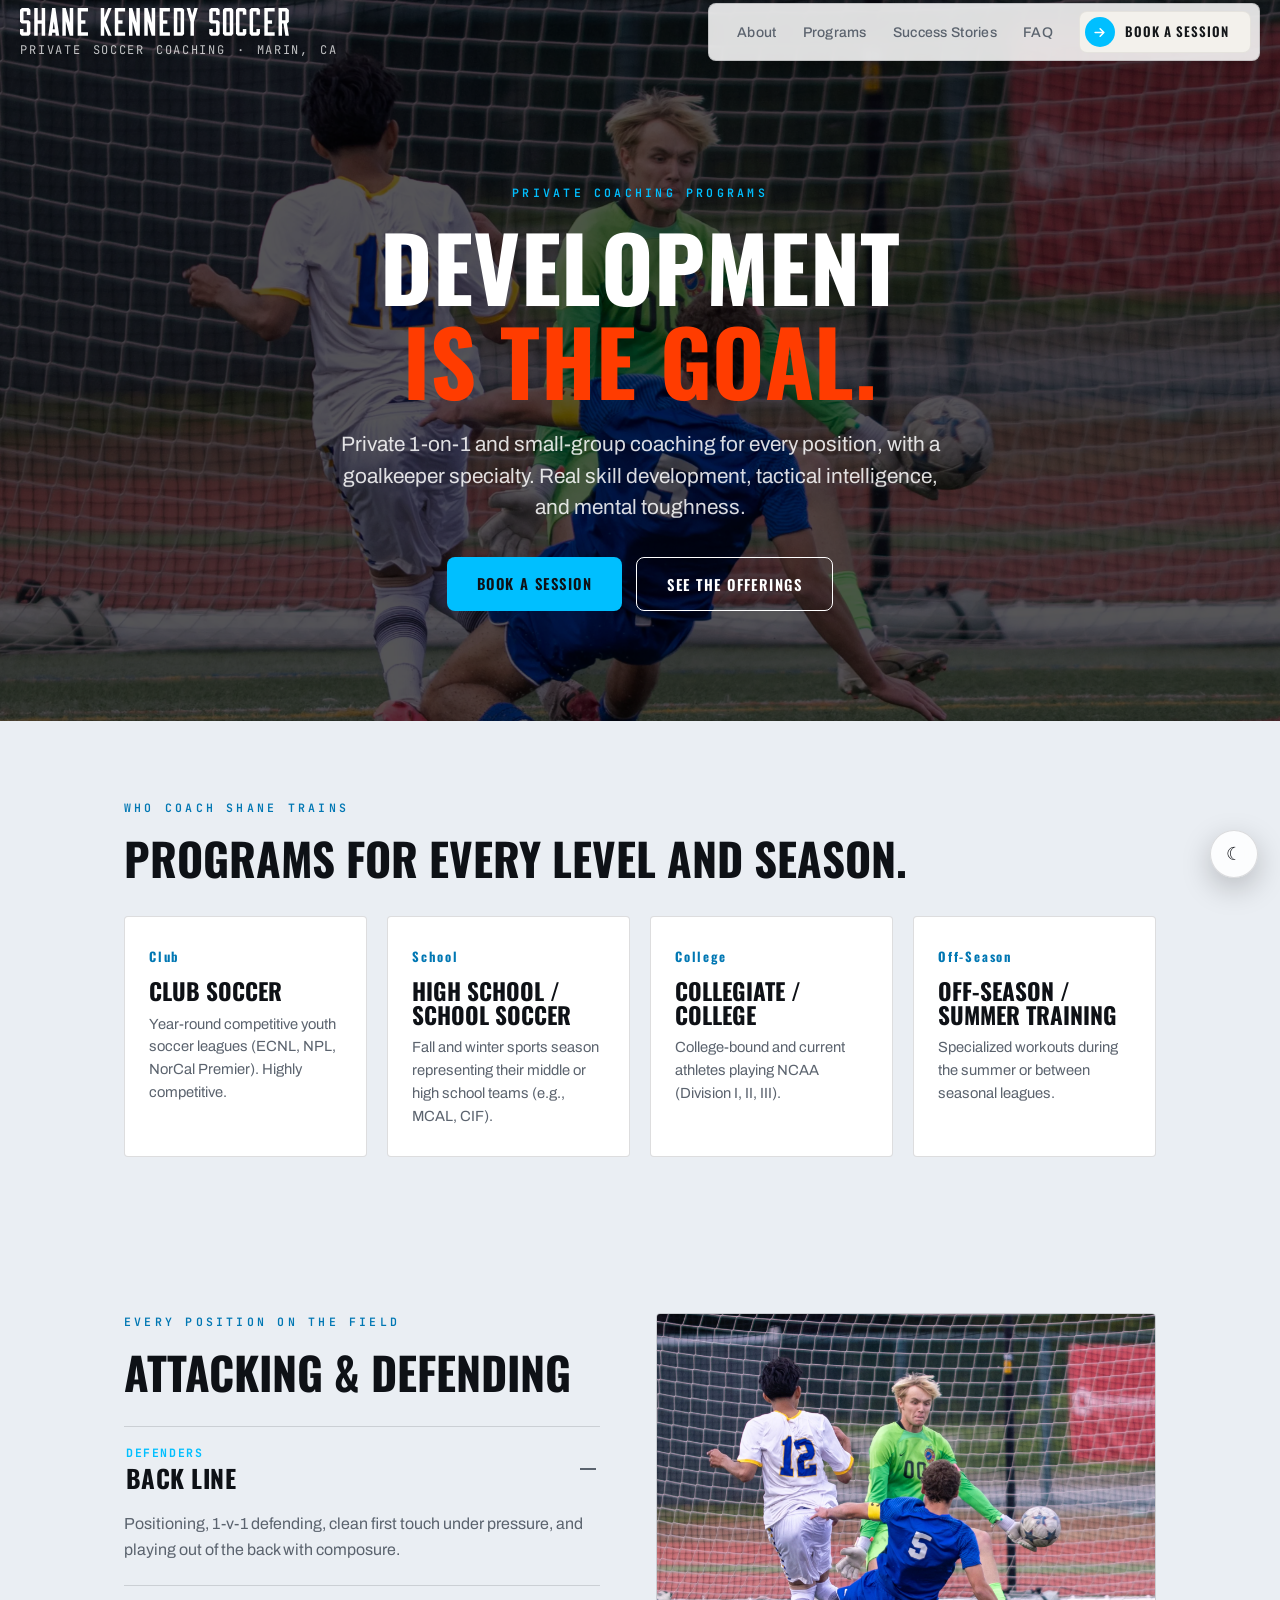
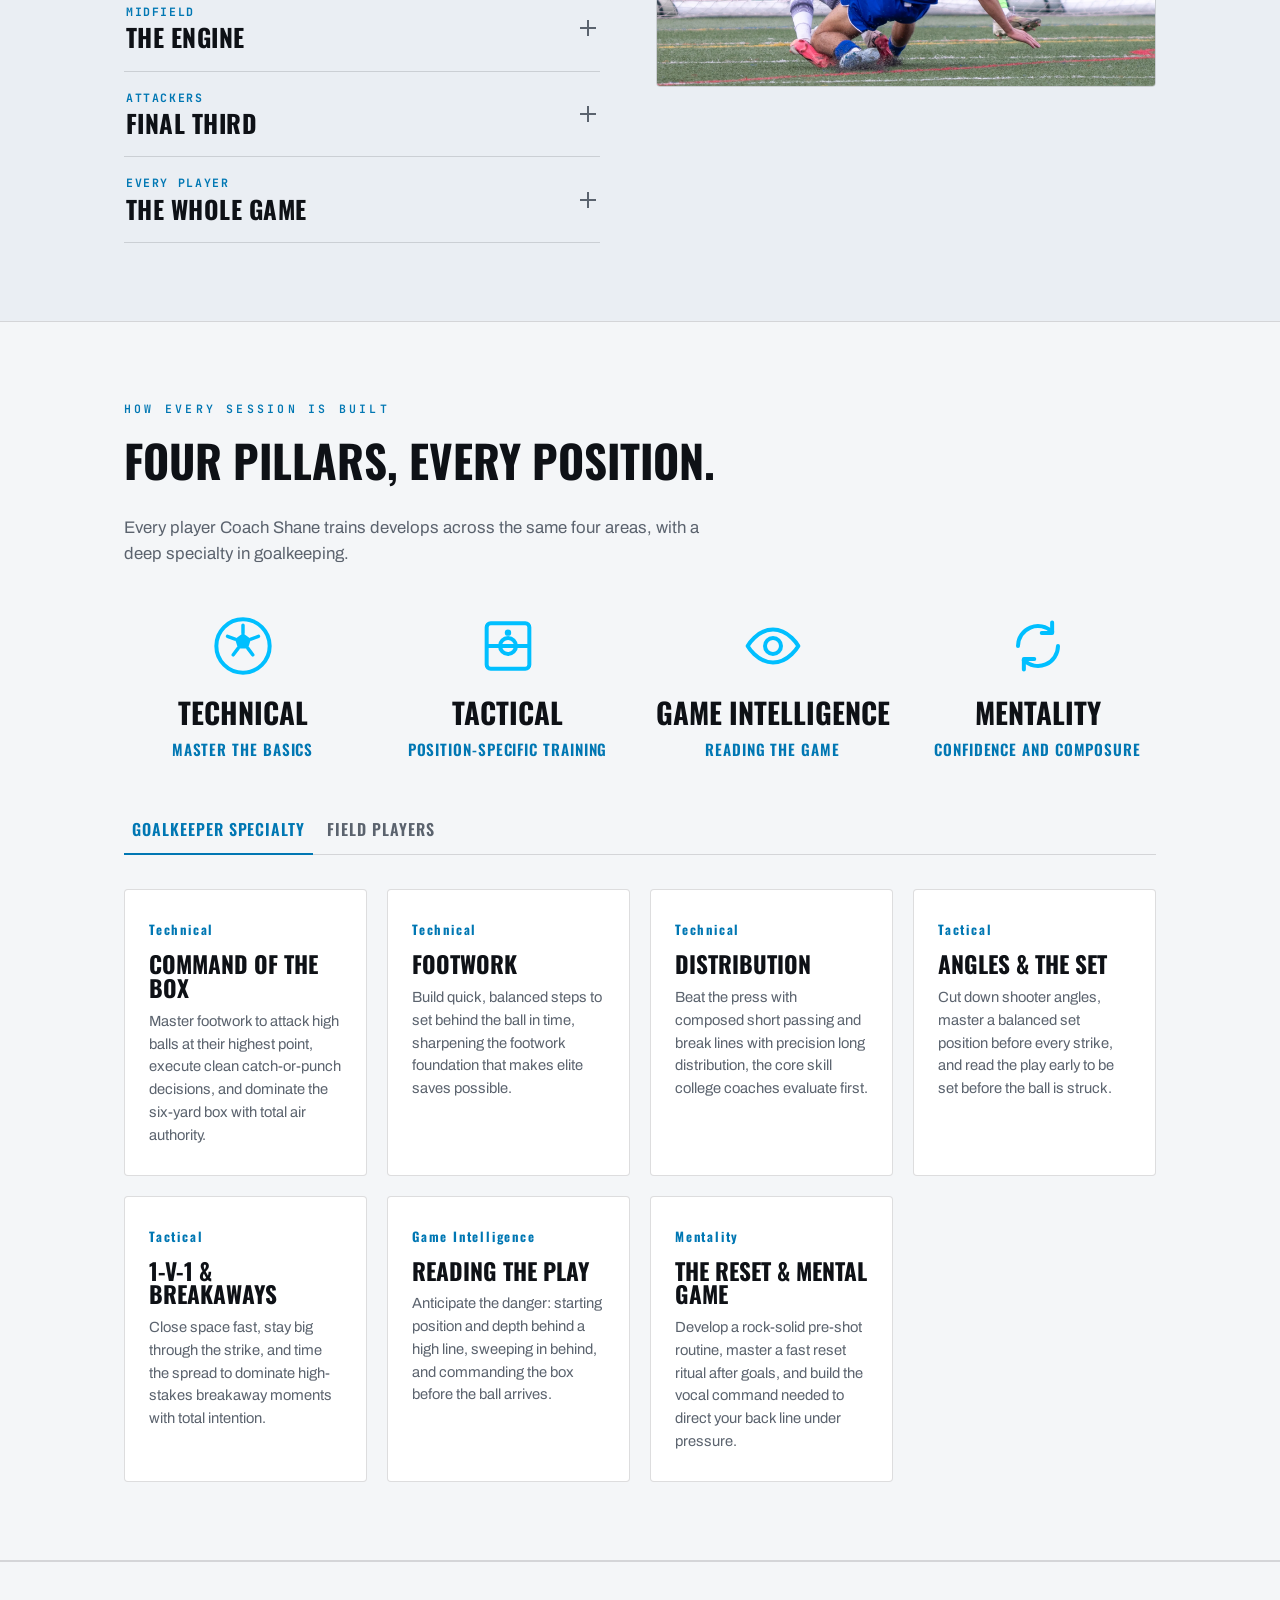
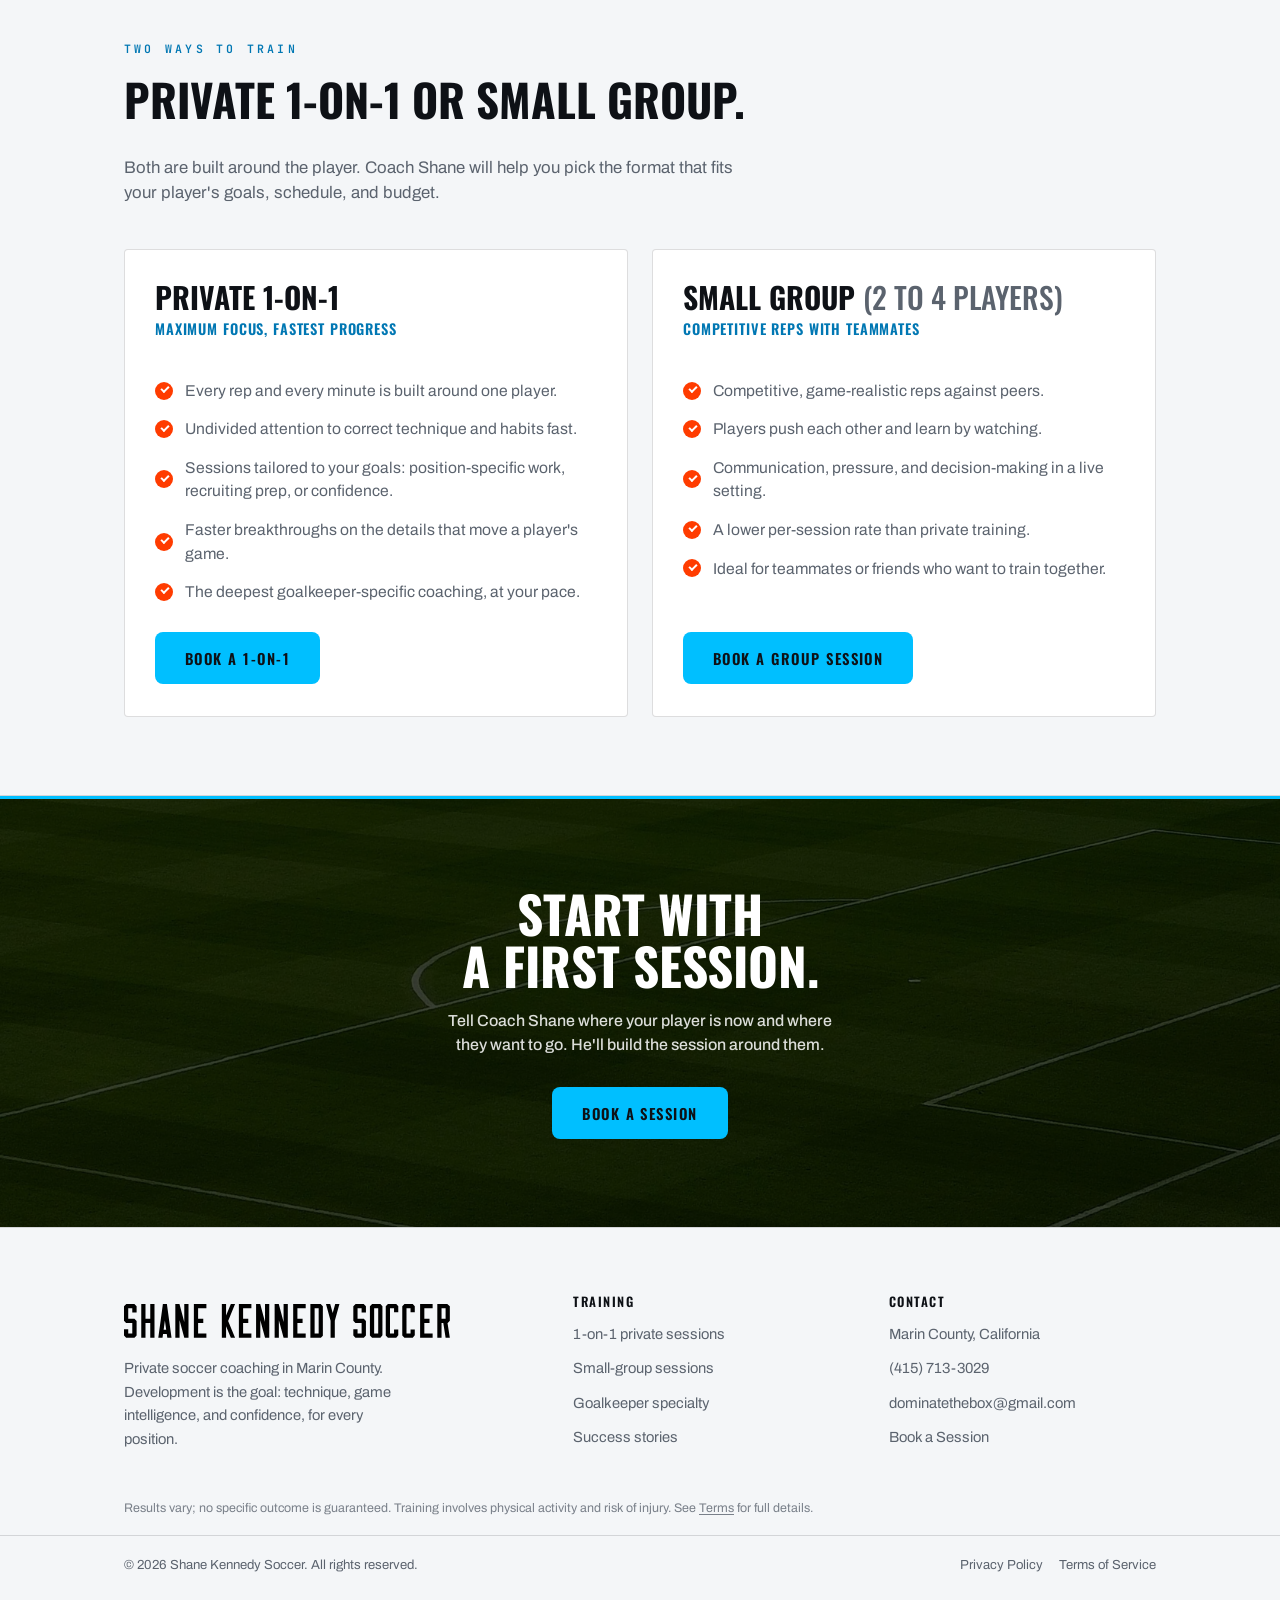
<file: programs.html>
<!DOCTYPE html>
<html lang="en">
<head>
<!-- Google tag (gtag.js) -->
<script async src="https://www.googletagmanager.com/gtag/js?id=G-WETHH7NE4N"></script>
<script>
  window.dataLayer = window.dataLayer || [];
  function gtag(){dataLayer.push(arguments);}
  gtag('js', new Date());

  gtag('config', 'G-WETHH7NE4N');
</script>
<meta charset="UTF-8">
<meta name="viewport" content="width=device-width, initial-scale=1.0">
<title>Programs | Shane Kennedy Soccer</title>
<meta name="description" content="Private soccer coaching programs with Coach Shane Kennedy in Marin County. Position-specific development for every player, with a goalkeeper specialty: technical, tactical, and mental training.">
<link rel="stylesheet" href="styles.css">
</head>
<body>
<button id="themeToggle" class="theme-fab" aria-label="Toggle light and dark mode" title="Toggle theme">
  <span class="tt-icon" aria-hidden="true">☾</span>
</button>

<nav class="nav-on-hero">
  <div class="wrap">
    <div class="brand"><a href="index.html" aria-label="Shane Kennedy Soccer, home"><img class="brand-logo" src="assets/logo/Shane%20Kennedy%20Soccer%20Wordmark%20One%20Liner.svg" alt="Shane Kennedy Soccer" width="1686" height="176"></a><span class="brand-tag">Private soccer coaching · Marin, CA</span></div>
    <button class="nav-toggle" id="navToggle" aria-label="Toggle menu" aria-expanded="false"><span></span><span></span><span></span></button>
    <div class="nav-links" id="navLinks">
      <a href="about.html">About</a>
      <a href="programs.html">Programs</a>
      <a href="success.html">Success Stories</a>
      <a href="faq.html">FAQ</a>
      <a href="book.html" class="nav-cta"><span class="cta-ico" aria-hidden="true"><svg viewBox="0 0 24 24" fill="none" stroke="currentColor" stroke-width="2.5" stroke-linecap="round" stroke-linejoin="round"><path d="M5 12h14M13 6l6 6-6 6"/></svg></span>Book a Session</a>
    </div>
  </div>
</nav>

<!-- HERO -->
<header class="hero">
  <img class="hero-bg" src="assets/images/IMG_0214.WEBP" alt="" aria-hidden="true" loading="eager">
  <div class="wrap hero-inner">
    <p class="eyebrow">Private coaching programs</p>
    <h1><span class="line1">Development</span><em>is the goal.</em></h1>
    <p class="hero-sub">Private 1-on-1 and small-group coaching for every position, with a goalkeeper specialty. Real skill development, tactical intelligence, and mental toughness.</p>
    <div class="hero-cta-row">
      <a href="book.html" class="btn btn-primary">Book a Session</a>
      <a href="#offerings" class="btn btn-ghost">See the Offerings</a>
    </div>
  </div>
</header>

<!-- TRACKS -->
<section id="tracks">
  <div class="wrap">
    <p class="eyebrow">Who Coach Shane trains</p>
    <h2 style="font-size:clamp(1.9rem,4.4vw,2.8rem);margin-top:20px">Programs for every level and season.</h2>
    <div class="pillar-grid">
      <div class="pillar">
        <span class="pnum">Club</span>
        <h3>Club Soccer</h3>
        <p>Year-round competitive youth soccer leagues (ECNL, NPL, NorCal Premier). Highly competitive.</p>
      </div>
      <div class="pillar">
        <span class="pnum">School</span>
        <h3>High School / School Soccer</h3>
        <p>Fall and winter sports season representing their middle or high school teams (e.g., MCAL, CIF).</p>
      </div>
      <div class="pillar">
        <span class="pnum">College</span>
        <h3>Collegiate / College</h3>
        <p>College-bound and current athletes playing NCAA (Division I, II, III).</p>
      </div>
      <div class="pillar">
        <span class="pnum">Off-Season</span>
        <h3>Off-Season / Summer Training</h3>
        <p>Specialized workouts during the summer or between seasonal leagues.</p>
      </div>
    </div>
  </div>
</section>

<!-- ALL POSITIONS -->
<section class="positions2" id="allpositions">
  <div class="wrap pos2-grid">
    <div class="pos2-left">
      <p class="eyebrow">Every position on the field</p>
      <h2 style="font-size:clamp(1.9rem,4.4vw,2.8rem);margin-top:20px">Attacking &amp; Defending</h2>
      <div class="pos2-accordion">
        <details class="pos2-item" open data-img="assets/images/IMG_0214.WEBP" data-alt="Defender clearing the ball in a match">
          <summary>
            <span class="pos2-sum-text"><span class="pos2-cat">Defenders</span>Back line</span>
            <span class="pos2-plus" aria-hidden="true"></span>
          </summary>
          <p>Positioning, 1-v-1 defending, clean first touch under pressure, and playing out of the back with composure.</p>
        </details>
        <details class="pos2-item" data-img="assets/images/IMG_0218.WEBP" data-alt="Midfielder driving the ball forward">
          <summary>
            <span class="pos2-sum-text"><span class="pos2-cat">Midfield</span>The engine</span>
            <span class="pos2-plus" aria-hidden="true"></span>
          </summary>
          <p>Receiving on the half-turn, scanning before the ball arrives, passing range, and controlling tempo in both directions.</p>
        </details>
        <details class="pos2-item" data-img="assets/images/IMG_4512.JPG" data-alt="Attacker celebrating with a tournament trophy">
          <summary>
            <span class="pos2-sum-text"><span class="pos2-cat">Attackers</span>Final third</span>
            <span class="pos2-plus" aria-hidden="true"></span>
          </summary>
          <p>First touch into space, finishing with both feet, movement off the ball, and the decision-making that creates chances.</p>
        </details>
        <details class="pos2-item" data-img="assets/images/IMG_6183.JPG" data-alt="Coach Shane with a group of goalkeepers after training">
          <summary>
            <span class="pos2-sum-text"><span class="pos2-cat">Every player</span>The whole game</span>
            <span class="pos2-plus" aria-hidden="true"></span>
          </summary>
          <p>Technique, game intelligence, fitness, and the confidence to try things, the foundation every position is built on.</p>
        </details>
      </div>
    </div>
    <div class="pos2-right">
      <img id="pos2Media" class="pos2-media" src="assets/images/IMG_0214.WEBP" alt="Defender clearing the ball in a match" loading="lazy">
    </div>
  </div>
</section>

<!-- OFFERINGS -->
<section class="pillars" id="offerings">
  <div class="wrap">
    <p class="eyebrow">How every session is built</p>
    <h2 style="font-size:clamp(1.9rem,4.4vw,2.8rem);margin-top:20px">Four pillars, every position.</h2>
    <p style="color:var(--chalk-dim);margin-top:32px;max-width:60ch;font-size:1.05rem">Every player Coach Shane trains develops across the same four areas, with a deep specialty in goalkeeping.</p>

    <div class="why-grid" style="margin-top:48px">
      <div class="why-item">
        <span class="wicon" aria-hidden="true"><svg viewBox="0 0 24 24"><circle cx="12" cy="12" r="10" fill="none" stroke="currentColor" stroke-width="1.5"/><path d="M12 7.2l3 2.2-1.15 3.5h-3.7L9 9.4z" fill="currentColor"/><path d="M12 7.2V4.2M15 9.4l2.8-1M13.85 12.9l1.8 2.4M10.15 12.9l-1.8 2.4M9 9.4l-2.8-1" fill="none" stroke="currentColor" stroke-width="1.3" stroke-linecap="round"/></svg></span>
        <h3>Technical</h3>
        <p class="why-tag">Master the basics</p>
      </div>
      <div class="why-item">
        <span class="wicon" aria-hidden="true"><svg viewBox="0 0 24 24" fill="none" stroke="currentColor" stroke-width="1.5" stroke-linejoin="round"><rect x="4" y="3.5" width="16" height="17" rx="1.5"/><line x1="4" y1="12" x2="20" y2="12"/><circle cx="12" cy="12" r="3"/><circle cx="12" cy="7" r="1.2" fill="currentColor" stroke="none"/></svg></span>
        <h3>Tactical</h3>
        <p class="why-tag">Position-specific training</p>
      </div>
      <div class="why-item">
        <span class="wicon" aria-hidden="true"><svg viewBox="0 0 24 24" fill="none" stroke="currentColor" stroke-width="1.5" stroke-linejoin="round" stroke-linecap="round"><path d="M2.5 12S6 5.8 12 5.8 21.5 12 21.5 12 18 18.2 12 18.2 2.5 12 2.5 12Z"/><circle cx="12" cy="12" r="3"/></svg></span>
        <h3>Game Intelligence</h3>
        <p class="why-tag">Reading the game</p>
      </div>
      <div class="why-item">
        <span class="wicon" aria-hidden="true"><svg viewBox="0 0 24 24" fill="none" stroke="currentColor" stroke-width="1.5" stroke-linecap="round" stroke-linejoin="round"><path d="M4.5 12a7.5 7.5 0 0 1 12.8-5.3M19.5 12a7.5 7.5 0 0 1-12.8 5.3"/><path d="M17.3 3.2v3.9h-3.9M6.7 20.8v-3.9h3.9"/></svg></span>
        <h3>Mentality</h3>
        <p class="why-tag">Confidence and composure</p>
      </div>
    </div>

    <div class="spec-tabs">
      <div class="spec-tablist" role="tablist" aria-label="Specialties">
        <button class="spec-tab is-active" role="tab" aria-selected="true" aria-controls="spec-gk" id="tab-gk" data-tab="gk">Goalkeeper specialty</button>
        <button class="spec-tab" role="tab" aria-selected="false" aria-controls="spec-field" id="tab-field" data-tab="field">Field players</button>
      </div>

      <div class="spec-panel is-active" role="tabpanel" id="spec-gk" aria-labelledby="tab-gk" data-panel="gk">
        <div class="pillar-grid">
          <div class="pillar">
            <span class="pnum">Technical</span>
            <h3>Command of the Box</h3>
            <p>Master footwork to attack high balls at their highest point, execute clean catch-or-punch decisions, and dominate the six-yard box with total air authority.</p>
          </div>
          <div class="pillar">
            <span class="pnum">Technical</span>
            <h3>Footwork</h3>
            <p>Build quick, balanced steps to set behind the ball in time, sharpening the footwork foundation that makes elite saves possible.</p>
          </div>
          <div class="pillar">
            <span class="pnum">Technical</span>
            <h3>Distribution</h3>
            <p>Beat the press with composed short passing and break lines with precision long distribution, the core skill college coaches evaluate first.</p>
          </div>
          <div class="pillar">
            <span class="pnum">Tactical</span>
            <h3>Angles &amp; the Set</h3>
            <p>Cut down shooter angles, master a balanced set position before every strike, and read the play early to be set before the ball is struck.</p>
          </div>
          <div class="pillar">
            <span class="pnum">Tactical</span>
            <h3>1-v-1 &amp; Breakaways</h3>
            <p>Close space fast, stay big through the strike, and time the spread to dominate high-stakes breakaway moments with total intention.</p>
          </div>
          <div class="pillar">
            <span class="pnum">Game Intelligence</span>
            <h3>Reading the Play</h3>
            <p>Anticipate the danger: starting position and depth behind a high line, sweeping in behind, and commanding the box before the ball arrives.</p>
          </div>
          <div class="pillar">
            <span class="pnum">Mentality</span>
            <h3>The Reset &amp; Mental Game</h3>
            <p>Develop a rock-solid pre-shot routine, master a fast reset ritual after goals, and build the vocal command needed to direct your back line under pressure.</p>
          </div>
        </div>
      </div>

      <div class="spec-panel" role="tabpanel" id="spec-field" aria-labelledby="tab-field" data-panel="field" hidden>
        <div class="pillar-grid">
          <div class="pillar">
            <span class="pnum">Defenders</span>
            <h3>Back line</h3>
            <p>Positioning, 1-v-1 defending, clean first touch under pressure, and playing out of the back with composure.</p>
          </div>
          <div class="pillar">
            <span class="pnum">Midfield</span>
            <h3>The engine</h3>
            <p>Receiving on the half-turn, scanning before the ball arrives, passing range, and controlling tempo in both directions.</p>
          </div>
          <div class="pillar">
            <span class="pnum">Attackers</span>
            <h3>Final third</h3>
            <p>First touch into space, finishing with both feet, movement off the ball, and the decision-making that creates chances.</p>
          </div>
        </div>
      </div>
    </div>
  </div>
</section>

<!-- SESSION FORMATS -->
<section class="pillars" id="formats">
  <div class="wrap">
    <p class="eyebrow">Two ways to train</p>
    <h2 style="font-size:clamp(1.9rem,4.4vw,2.8rem);margin-top:20px">Private 1-on-1 or small group.</h2>
    <p style="color:var(--chalk-dim);margin-top:32px;max-width:62ch;font-size:1.05rem">Both are built around the player. Coach Shane will help you pick the format that fits your player's goals, schedule, and budget.</p>
    <div class="formats-grid">
      <div class="format-card">
        <h3>Private 1-on-1</h3>
        <p class="format-tag">Maximum focus, fastest progress</p>
        <ul class="benefit-list">
          <li>Every rep and every minute is built around one player.</li>
          <li>Undivided attention to correct technique and habits fast.</li>
          <li>Sessions tailored to your goals: position-specific work, recruiting prep, or confidence.</li>
          <li>Faster breakthroughs on the details that move a player's game.</li>
          <li>The deepest goalkeeper-specific coaching, at your pace.</li>
        </ul>
        <div class="format-cta"><a href="book.html" class="btn btn-primary">Book a 1-on-1</a></div>
      </div>
      <div class="format-card">
        <h3>Small group <span class="fc-size">(2 to 4 players)</span></h3>
        <p class="format-tag">Competitive reps with teammates</p>
        <ul class="benefit-list">
          <li>Competitive, game-realistic reps against peers.</li>
          <li>Players push each other and learn by watching.</li>
          <li>Communication, pressure, and decision-making in a live setting.</li>
          <li>A lower per-session rate than private training.</li>
          <li>Ideal for teammates or friends who want to train together.</li>
        </ul>
        <div class="format-cta"><a href="book.html" class="btn btn-primary">Book a group session</a></div>
      </div>
    </div>
  </div>
</section>

<!-- FINAL CTA -->
<section class="book">
  <img class="book-bg" src="assets/images/pexels-nur-nadiah-582285194-27576504.webp" alt="" aria-hidden="true" loading="lazy">
  <div class="wrap">
    <h2><span style="display:block">Start with</span><span style="display:block">a first session.</span></h2>
    <p>Tell Coach Shane where your player is now and where they want to go. He'll build the session around them.</p>
    <a href="book.html" class="btn btn-primary">Book a Session</a>
  </div>
</section>

<footer>
  <div class="wrap">
    <div class="foot-grid">
      <div class="foot-col">
        <div class="brand"><a href="index.html" aria-label="Shane Kennedy Soccer, home"><img class="brand-logo" src="assets/logo/Shane%20Kennedy%20Soccer%20Wordmark%20One%20Liner.svg" alt="Shane Kennedy Soccer" width="1686" height="176"></a></div>
        <p class="foot-tag">Private soccer coaching in Marin County. Development is the goal: technique, game intelligence, and confidence, for every position.</p>
      </div>
      <div class="foot-col">
        <p class="foot-head">Training</p>
        <a href="book.html">1-on-1 private sessions</a>
        <a href="book.html">Small-group sessions</a>
        <a href="programs.html">Goalkeeper specialty</a>
        <a href="success.html">Success stories</a>
      </div>
      <div class="foot-col">
        <p class="foot-head">Contact</p>
        <p>Marin County, California</p>
        <a href="tel:+14157133029">(415) 713-3029</a>
        <a href="mailto:dominatethebox@gmail.com">dominatethebox@gmail.com</a>
        <a href="book.html" class="book-link">Book a Session</a>
      </div>
    </div>
    <p class="foot-note">Results vary; no specific outcome is guaranteed. Training involves physical activity and risk of injury. See <a href="terms.html">Terms</a> for full details.</p>
    <div class="foot-bottom">
      <span>© <span id="yr"></span> Shane Kennedy Soccer. All rights reserved.</span>
      <span><a href="privacy.html">Privacy Policy</a><a href="terms.html">Terms of Service</a></span>
    </div>
  </div>
</footer>

<script>document.getElementById('yr').textContent=new Date().getFullYear();</script>

<script>
(function(){
  var acc = document.querySelector('.pos2-accordion');
  if(!acc) return;
  var media = document.getElementById('pos2Media');
  var items = acc.querySelectorAll('details.pos2-item');
  items.forEach(function(d){
    d.addEventListener('toggle', function(){
      if(d.open){
        items.forEach(function(o){ if(o!==d){ o.open = false; } });
        if(media){
          var src = d.getAttribute('data-img');
          if(src){ media.src = src; }
          media.alt = d.getAttribute('data-alt') || '';
        }
      }
    });
  });
})();
</script>

<script>
(function(){
  var tabs = document.querySelectorAll('.spec-tab');
  if(!tabs.length) return;
  var panels = document.querySelectorAll('.spec-panel');
  tabs.forEach(function(tab){
    tab.addEventListener('click', function(){
      tabs.forEach(function(t){
        var on = t === tab;
        t.classList.toggle('is-active', on);
        t.setAttribute('aria-selected', on ? 'true' : 'false');
      });
      panels.forEach(function(p){
        var on = p.getAttribute('data-panel') === tab.getAttribute('data-tab');
        p.classList.toggle('is-active', on);
        if(on){ p.removeAttribute('hidden'); } else { p.setAttribute('hidden',''); }
      });
    });
  });
})();
</script>

<script>
(function(){
  var root = document.documentElement;
  var btn = document.getElementById('themeToggle');
  var icon = btn ? btn.querySelector('.tt-icon') : null;
  function currentTheme(){
    var set = root.getAttribute('data-theme');
    if(set) return set;
    return window.matchMedia && window.matchMedia('(prefers-color-scheme: dark)').matches ? 'dark' : 'light';
  }
  function setIcon(){ if(icon){ icon.textContent = currentTheme()==='dark' ? '☀' : '☾'; } }
  try {
    var saved = localStorage.getItem('sk-theme');
    if(saved){ root.setAttribute('data-theme', saved); }
  } catch(e){}
  setIcon();
  if(btn){
    btn.addEventListener('click', function(){
      var next = currentTheme()==='dark' ? 'light' : 'dark';
      root.setAttribute('data-theme', next);
      try { localStorage.setItem('sk-theme', next); } catch(e){}
      setIcon();
    });
  }
})();
</script>

<a href="book.html" class="mobile-book-bar">Book a Session</a>
<script>
(function(){
  var t=document.getElementById('navToggle'), n=document.getElementById('navLinks');
  if(!t||!n) return;
  function close(){ n.classList.remove('open'); t.classList.remove('is-open'); t.setAttribute('aria-expanded','false'); }
  t.addEventListener('click', function(){ var open=n.classList.toggle('open'); t.classList.toggle('is-open', open); t.setAttribute('aria-expanded', open?'true':'false'); });
  n.addEventListener('click', function(e){ if(e.target.tagName==='A') close(); });
})();
</script>
<script>
/* nav-scroll-behavior */
(function(){
  var nav=document.querySelector('nav');
  if(!nav) return;
  var hero=document.querySelector('.hero');
  var navLinks=document.getElementById('navLinks');
  var lastY=window.pageYOffset||0, ticking=false;
  function update(){
    var y=window.pageYOffset||0;
    var h=hero?hero.offsetHeight:0;
    var onEnter=h?Math.max(h-90,120):50;
    var onExit=Math.max(onEnter-60,0); // hysteresis so the box doesn't flip-flop at the boundary
    var scrolled=nav.classList.contains('scrolled');
    if(scrolled){
      if(y<onExit){ nav.classList.remove('scrolled'); nav.classList.remove('nav-hidden'); scrolled=false; }
    } else if(y>onEnter){
      nav.classList.add('scrolled'); scrolled=true;
    }
    if(scrolled){
      var menuOpen=navLinks&&navLinks.classList.contains('open');
      if(!menuOpen){
        if(y>lastY+10) nav.classList.add('nav-hidden');
        else if(y<lastY-10) nav.classList.remove('nav-hidden');
      }
    }
    if(Math.abs(y-lastY)>4) lastY=y; // deadzone: ignore sub-pixel/inertial jitter
    ticking=false;
  }
  window.addEventListener('scroll',function(){ if(!ticking){ window.requestAnimationFrame(update); ticking=true; } },{passive:true});
  update();
})();
</script>
</body>
</html>
</file>
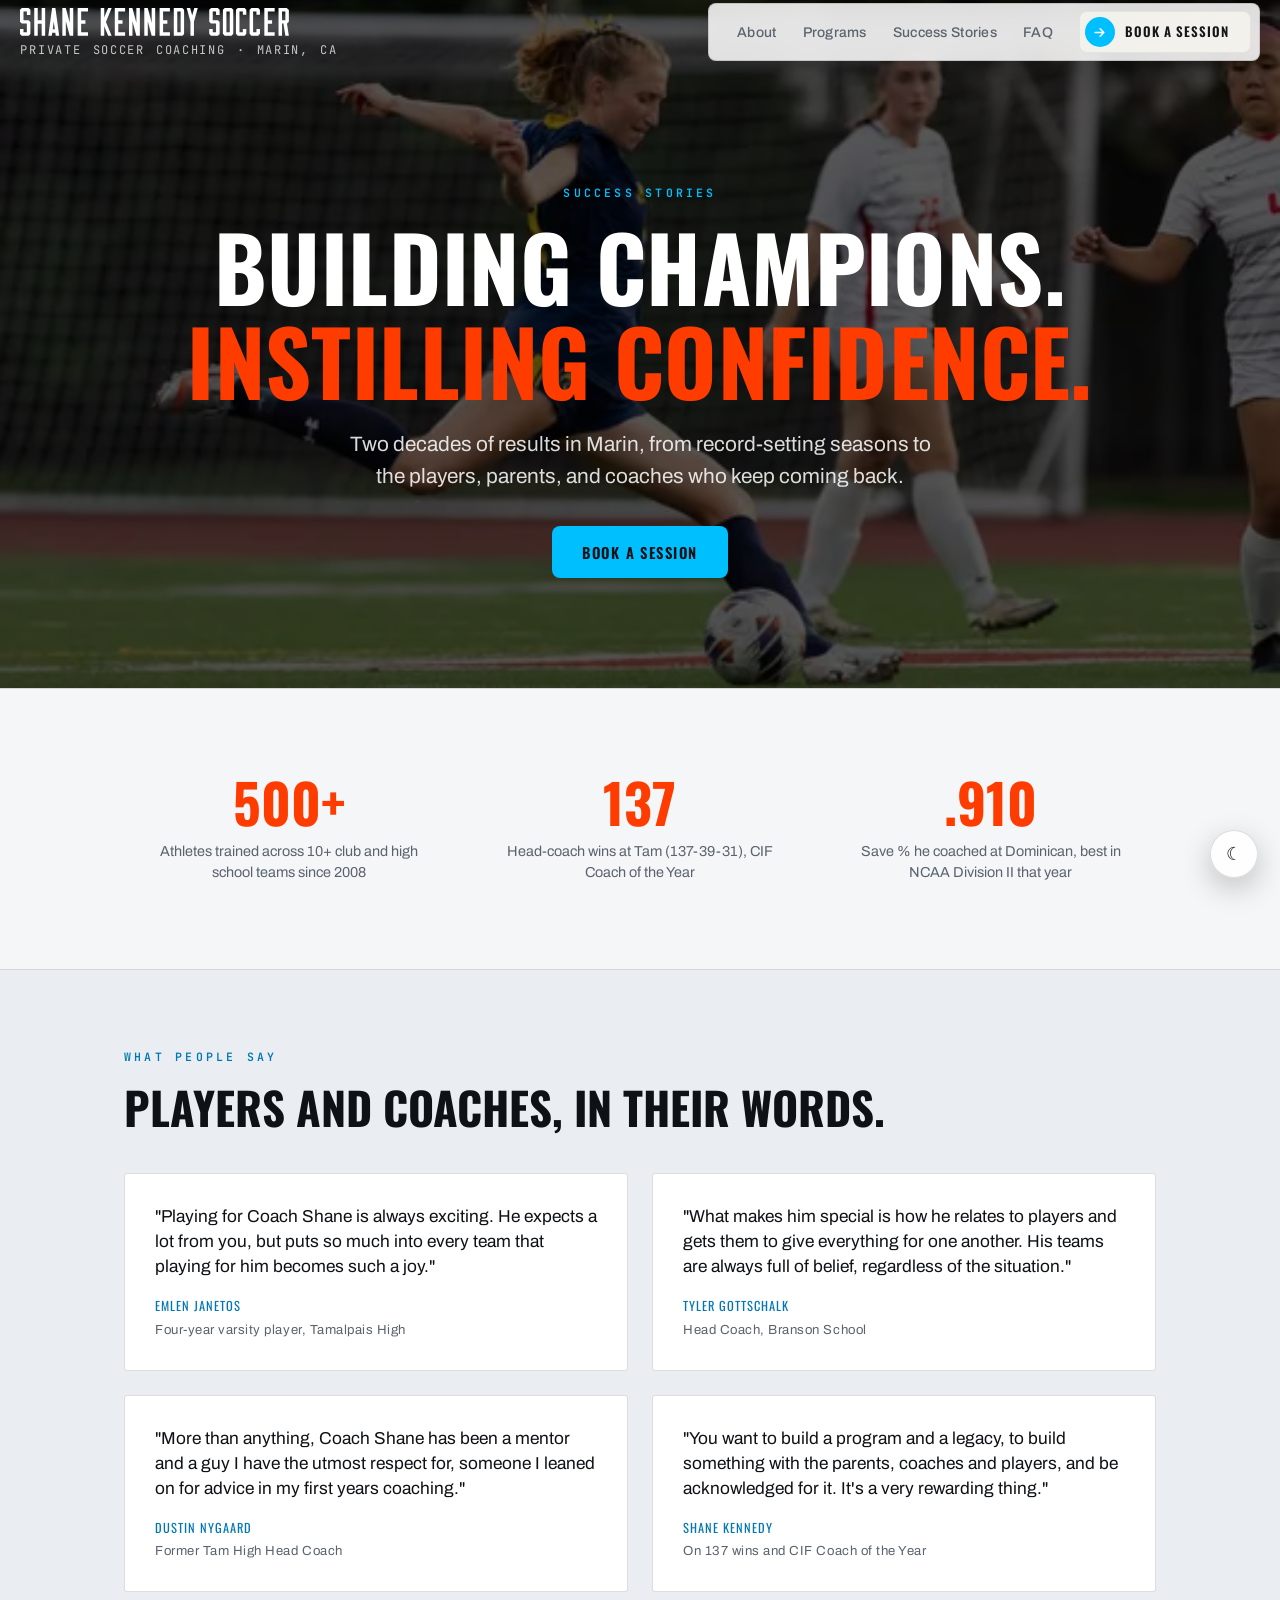
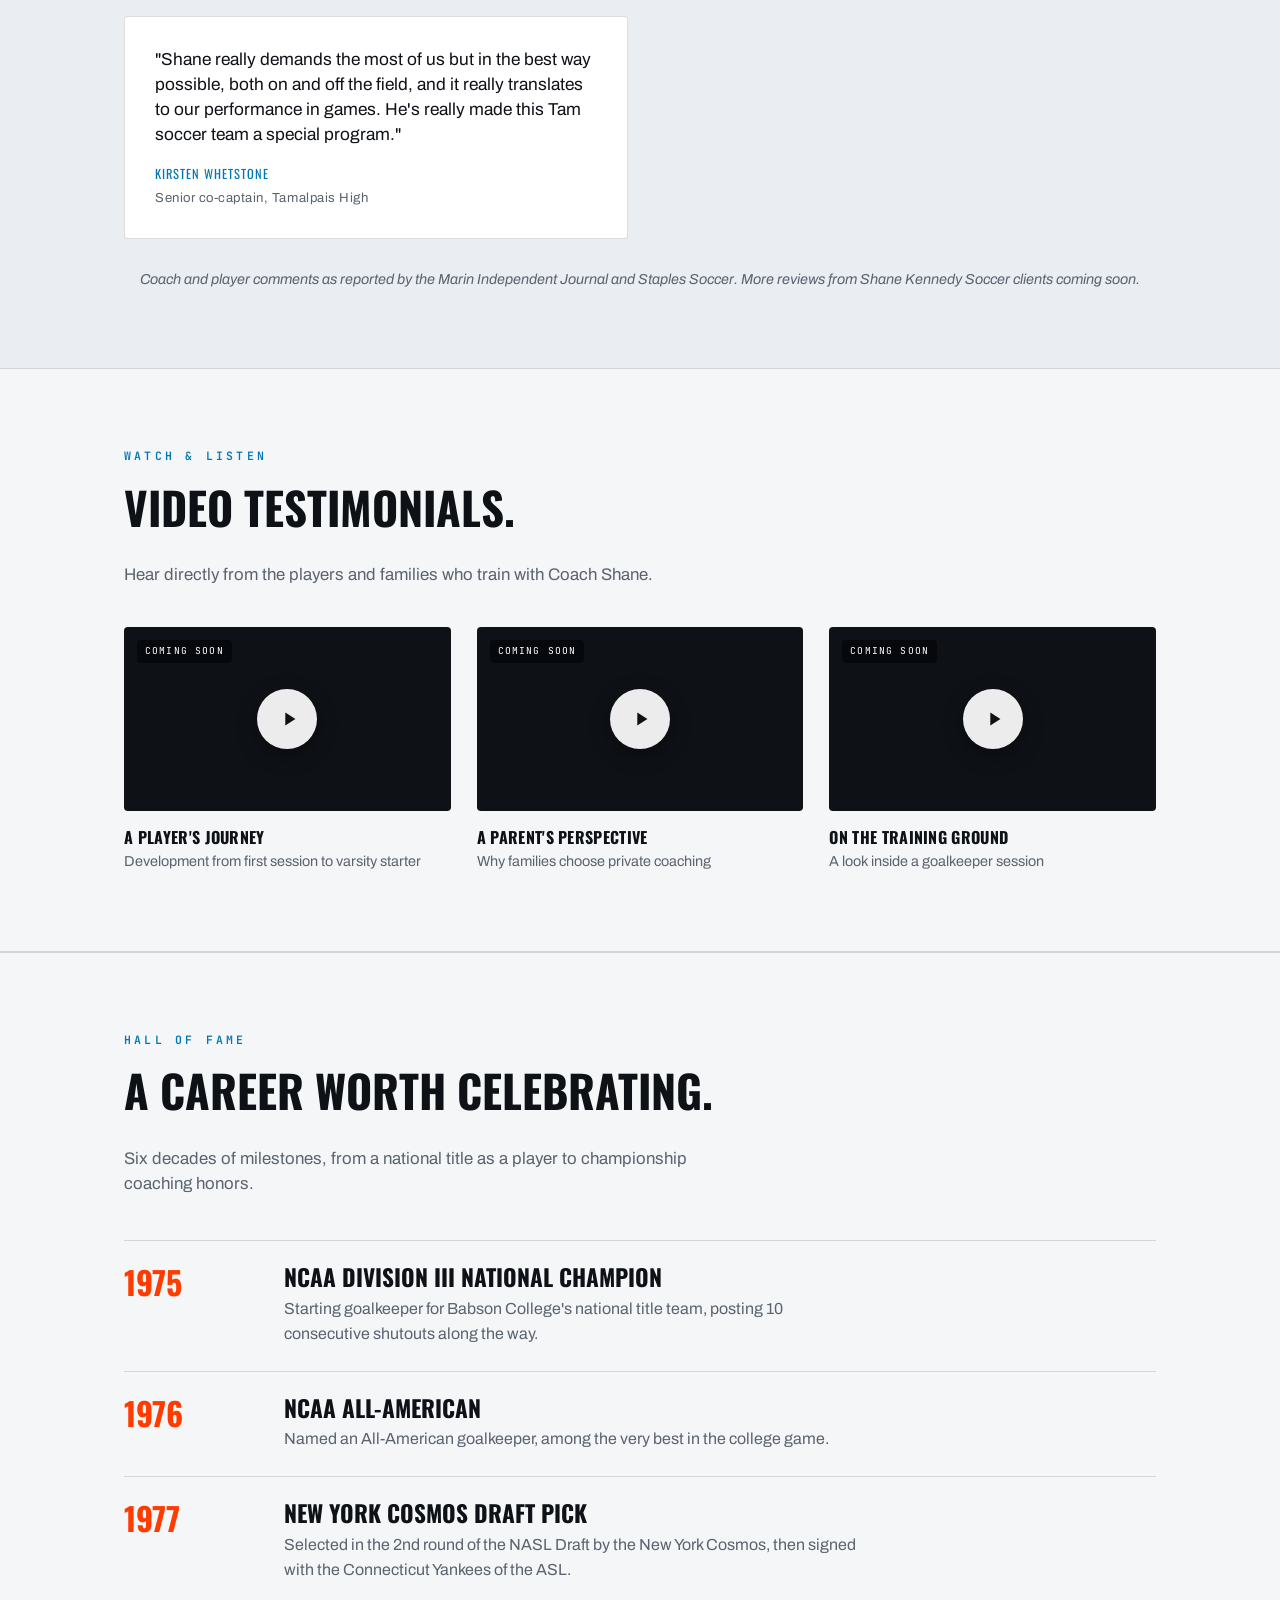
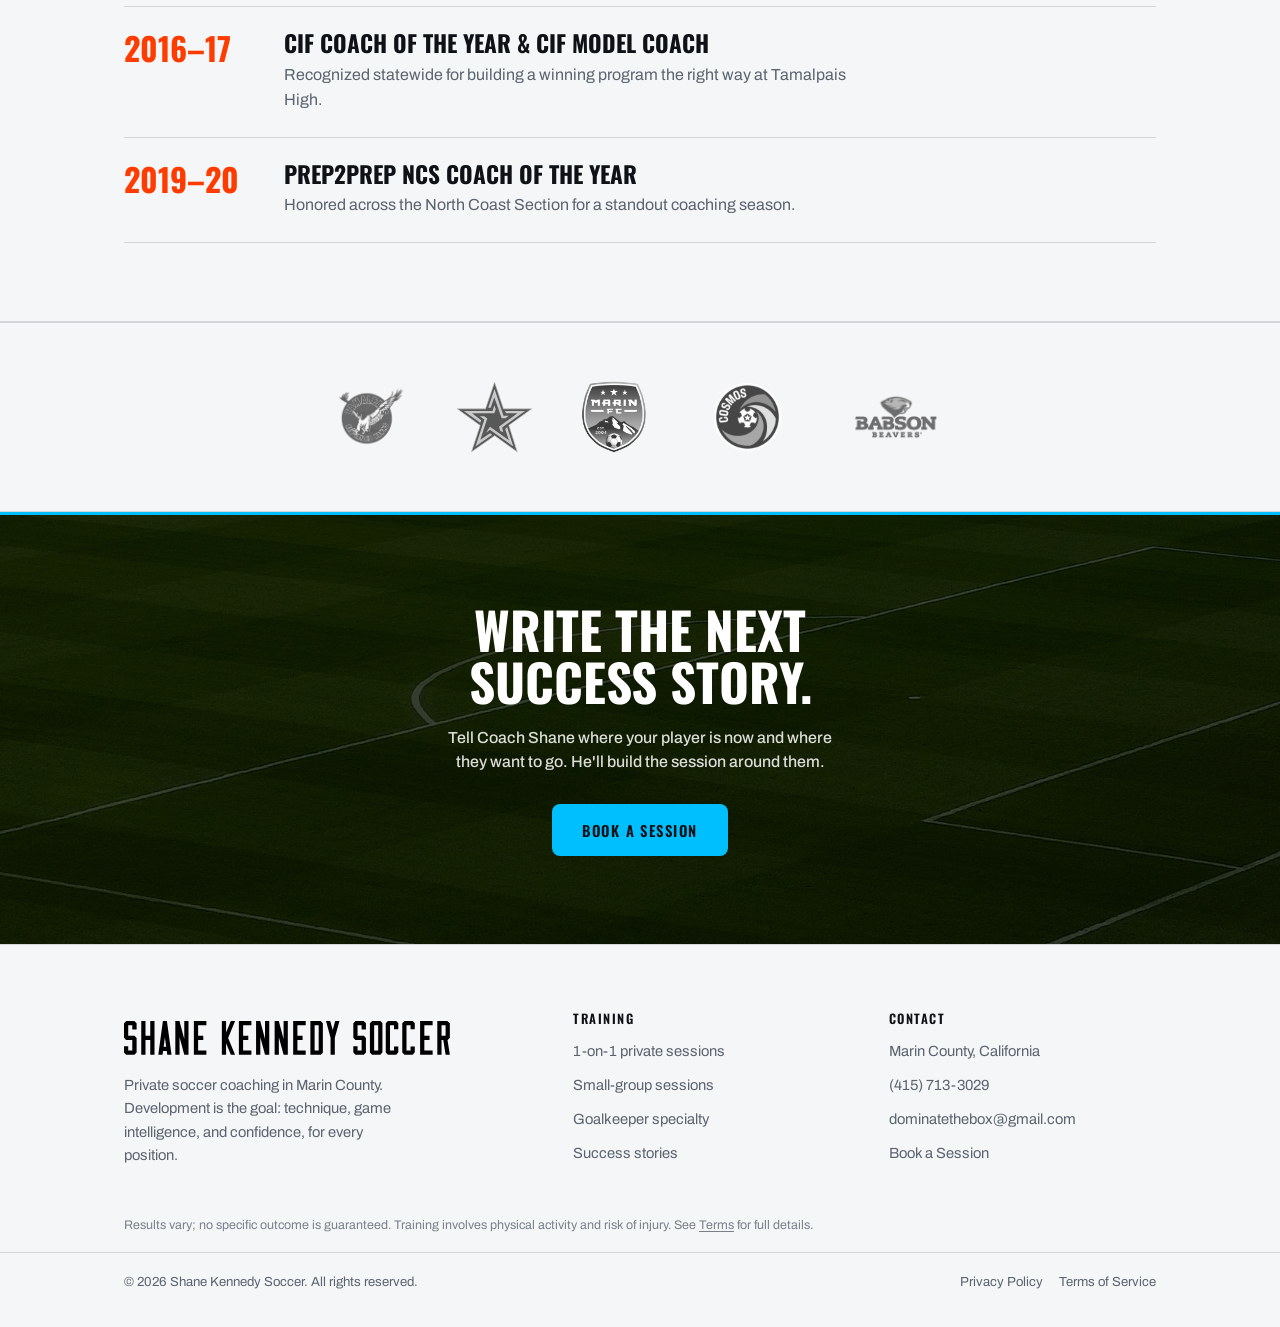
<file: success.html>
<!DOCTYPE html>
<html lang="en">
<head>
<!-- Google tag (gtag.js) -->
<script async src="https://www.googletagmanager.com/gtag/js?id=G-WETHH7NE4N"></script>
<script>
  window.dataLayer = window.dataLayer || [];
  function gtag(){dataLayer.push(arguments);}
  gtag('js', new Date());

  gtag('config', 'G-WETHH7NE4N');
</script>
<meta charset="UTF-8">
<meta name="viewport" content="width=device-width, initial-scale=1.0">
<title>Success Stories | Shane Kennedy Soccer</title>
<meta name="description" content="Success stories, testimonials, and results from Shane Kennedy Soccer: what players, parents, and coaches say about private coaching in Marin County, plus records, honors, and recognition.">
<link rel="stylesheet" href="styles.css">
</head>
<body>
<button id="themeToggle" class="theme-fab" aria-label="Toggle light and dark mode" title="Toggle theme">
  <span class="tt-icon" aria-hidden="true">☾</span>
</button>
<script>document.documentElement.classList.add('js-reveal');</script>

<nav class="nav-on-hero">
  <div class="wrap">
    <div class="brand"><a href="index.html" aria-label="Shane Kennedy Soccer, home"><img class="brand-logo" src="assets/logo/Shane%20Kennedy%20Soccer%20Wordmark%20One%20Liner.svg" alt="Shane Kennedy Soccer" width="1686" height="176"></a><span class="brand-tag">Private soccer coaching · Marin, CA</span></div>
    <button class="nav-toggle" id="navToggle" aria-label="Toggle menu" aria-expanded="false"><span></span><span></span><span></span></button>
    <div class="nav-links" id="navLinks">
      <a href="about.html">About</a>
      <a href="programs.html">Programs</a>
      <a href="success.html">Success Stories</a>
      <a href="faq.html">FAQ</a>
      <a href="book.html" class="nav-cta"><span class="cta-ico" aria-hidden="true"><svg viewBox="0 0 24 24" fill="none" stroke="currentColor" stroke-width="2.5" stroke-linecap="round" stroke-linejoin="round"><path d="M5 12h14M13 6l6 6-6 6"/></svg></span>Book a Session</a>
    </div>
  </div>
</nav>

<!-- HERO -->
<header class="hero">
  <img class="hero-bg" src="assets/images/IMG_0218.WEBP" alt="" aria-hidden="true" loading="eager">
  <div class="wrap hero-inner">
    <p class="eyebrow">Success stories</p>
    <h1><span class="line1">Building champions.</span><em>Instilling confidence.</em></h1>
    <p class="hero-sub">Two decades of results in Marin, from record-setting seasons to the players, parents, and coaches who keep coming back.</p>
    <div class="hero-cta-row">
      <a href="book.html" class="btn btn-primary">Book a Session</a>
    </div>
  </div>
</header>

<!-- CREDIBILITY STATS -->
<section class="stat-band">
  <div class="wrap">
    <div class="stat-primary-grid">
      <div class="stat-card"><div class="num">500+</div><div class="lab">Athletes trained across 10+ club and high school teams since 2008</div></div>
      <div class="stat-card"><div class="num">137</div><div class="lab">Head-coach wins at Tam (137-39-31), CIF Coach of the Year</div></div>
      <div class="stat-card"><div class="num">.910</div><div class="lab">Save % he coached at Dominican, best in NCAA Division II that year</div></div>
    </div>
  </div>
</section>

<!-- TESTIMONIALS -->
<section id="results">
  <div class="wrap">
    <p class="eyebrow">What people say</p>
    <h2 style="font-size:clamp(1.9rem,4.4vw,2.8rem);margin-top:20px">Players and coaches, in their words.</h2>
    <div class="voices-grid">
      <div class="voice">
        <p>"Playing for Coach Shane is always exciting. He expects a lot from you, but puts so much into every team that playing for him becomes such a joy."</p>
        <div class="who-said">Emlen Janetos<span>Four-year varsity player, Tamalpais High</span></div>
      </div>
      <div class="voice">
        <p>"What makes him special is how he relates to players and gets them to give everything for one another. His teams are always full of belief, regardless of the situation."</p>
        <div class="who-said">Tyler Gottschalk<span>Head Coach, Branson School</span></div>
      </div>
      <div class="voice">
        <p>"More than anything, Coach Shane has been a mentor and a guy I have the utmost respect for, someone I leaned on for advice in my first years coaching."</p>
        <div class="who-said">Dustin Nygaard<span>Former Tam High Head Coach</span></div>
      </div>
      <div class="voice">
        <p>"You want to build a program and a legacy, to build something with the parents, coaches and players, and be acknowledged for it. It's a very rewarding thing."</p>
        <div class="who-said">Shane Kennedy<span>On 137 wins and CIF Coach of the Year</span></div>
      </div>
      <div class="voice">
        <p>"Shane really demands the most of us but in the best way possible, both on and off the field, and it really translates to our performance in games. He's really made this Tam soccer team a special program."</p>
        <div class="who-said">Kirsten Whetstone<span>Senior co-captain, Tamalpais High</span></div>
      </div>
    </div>
    <p class="voice-note">Coach and player comments as reported by the Marin Independent Journal and Staples Soccer. More reviews from Shane Kennedy Soccer clients coming soon.</p>
  </div>
</section>

<!-- VIDEO TESTIMONIALS -->
<section class="pillars" id="video">
  <div class="wrap">
    <p class="eyebrow">Watch &amp; listen</p>
    <h2 style="font-size:clamp(1.9rem,4.4vw,2.8rem);margin-top:20px">Video testimonials.</h2>
    <p style="color:var(--chalk-dim);margin-top:32px;max-width:60ch;font-size:1.05rem">Hear directly from the players and families who train with Coach Shane.</p>
    <!-- PLACEHOLDER: replace each .video-thumb with a real <iframe> embed (YouTube/Vimeo) or <video> when clips are ready -->
    <div class="video-grid">
      <div class="video-card">
        <div class="video-thumb">
          <span class="video-badge">Coming soon</span>
          <span class="vplay" aria-hidden="true"><svg viewBox="0 0 24 24" fill="currentColor"><path d="M8 5v14l11-7z"/></svg></span>
        </div>
        <div class="video-cap"><b>A player's journey</b><span>Development from first session to varsity starter</span></div>
      </div>
      <div class="video-card">
        <div class="video-thumb">
          <span class="video-badge">Coming soon</span>
          <span class="vplay" aria-hidden="true"><svg viewBox="0 0 24 24" fill="currentColor"><path d="M8 5v14l11-7z"/></svg></span>
        </div>
        <div class="video-cap"><b>A parent's perspective</b><span>Why families choose private coaching</span></div>
      </div>
      <div class="video-card">
        <div class="video-thumb">
          <span class="video-badge">Coming soon</span>
          <span class="vplay" aria-hidden="true"><svg viewBox="0 0 24 24" fill="currentColor"><path d="M8 5v14l11-7z"/></svg></span>
        </div>
        <div class="video-cap"><b>On the training ground</b><span>A look inside a goalkeeper session</span></div>
      </div>
    </div>
  </div>
</section>

<!-- HALL OF FAME -->
<section class="pillars" id="halloffame">
  <div class="wrap">
    <p class="eyebrow">Hall of fame</p>
    <h2 style="font-size:clamp(1.9rem,4.4vw,2.8rem);margin-top:20px">A career worth celebrating.</h2>
    <p style="color:var(--chalk-dim);margin-top:32px;max-width:60ch;font-size:1.05rem">Six decades of milestones, from a national title as a player to championship coaching honors.</p>
    <div class="hof-timeline">
      <div class="hof-item">
        <span class="hof-year">1975</span>
        <div class="hof-body">
          <h3>NCAA Division III National Champion</h3>
          <p>Starting goalkeeper for Babson College's national title team, posting 10 consecutive shutouts along the way.</p>
        </div>
      </div>
      <div class="hof-item">
        <span class="hof-year">1976</span>
        <div class="hof-body">
          <h3>NCAA All-American</h3>
          <p>Named an All-American goalkeeper, among the very best in the college game.</p>
        </div>
      </div>
      <div class="hof-item">
        <span class="hof-year">1977</span>
        <div class="hof-body">
          <h3>New York Cosmos draft pick</h3>
          <p>Selected in the 2nd round of the NASL Draft by the New York Cosmos, then signed with the Connecticut Yankees of the ASL.</p>
        </div>
      </div>
      <div class="hof-item">
        <span class="hof-year">2016–17</span>
        <div class="hof-body">
          <h3>CIF Coach of the Year &amp; CIF Model Coach</h3>
          <p>Recognized statewide for building a winning program the right way at Tamalpais High.</p>
        </div>
      </div>
      <div class="hof-item">
        <span class="hof-year">2019–20</span>
        <div class="hof-body">
          <h3>Prep2Prep NCS Coach of the Year</h3>
          <p>Honored across the North Coast Section for a standout coaching season.</p>
        </div>
      </div>
    </div>
  </div>
</section>

<!-- AFFILIATIONS -->
<section class="logos">
  <div class="wrap">
    <div class="aff-group">
      <div class="aff-logos">
        <span class="logo-card"><img src="assets/images/Tamalpais%20High%20School.png" alt="Tamalpais High School" loading="lazy"></span>
        <span class="logo-card"><img src="assets/images/Dominican%20University%20Athletics.svg" alt="Dominican University" loading="lazy"></span>
        <span class="logo-card"><img src="assets/images/Marin%20FC.webp" alt="Marin FC" loading="lazy"></span>
        <span class="logo-card"><img src="assets/images/New%20York%20Cosmos%20(NASL).svg" alt="New York Cosmos (NASL)" loading="lazy"></span>
        <span class="logo-card"><img src="assets/images/Babson%20College.png" alt="Babson College" loading="lazy"></span>
      </div>
    </div>
  </div>
</section>

<!-- FINAL CTA -->
<section class="book">
  <img class="book-bg" src="assets/images/pexels-nur-nadiah-582285194-27576504.webp" alt="" aria-hidden="true" loading="lazy">
  <div class="wrap">
    <h2><span style="display:block">Write the next</span><span style="display:block">success story.</span></h2>
    <p>Tell Coach Shane where your player is now and where they want to go. He'll build the session around them.</p>
    <a href="book.html" class="btn btn-primary">Book a Session</a>
  </div>
</section>

<footer>
  <div class="wrap">
    <div class="foot-grid">
      <div class="foot-col">
        <div class="brand"><a href="index.html" aria-label="Shane Kennedy Soccer, home"><img class="brand-logo" src="assets/logo/Shane%20Kennedy%20Soccer%20Wordmark%20One%20Liner.svg" alt="Shane Kennedy Soccer" width="1686" height="176"></a></div>
        <p class="foot-tag">Private soccer coaching in Marin County. Development is the goal: technique, game intelligence, and confidence, for every position.</p>
      </div>
      <div class="foot-col">
        <p class="foot-head">Training</p>
        <a href="book.html">1-on-1 private sessions</a>
        <a href="book.html">Small-group sessions</a>
        <a href="programs.html">Goalkeeper specialty</a>
        <a href="success.html">Success stories</a>
      </div>
      <div class="foot-col">
        <p class="foot-head">Contact</p>
        <p>Marin County, California</p>
        <a href="tel:+14157133029">(415) 713-3029</a>
        <a href="mailto:dominatethebox@gmail.com">dominatethebox@gmail.com</a>
        <a href="book.html" class="book-link">Book a Session</a>
      </div>
    </div>
    <p class="foot-note">Results vary; no specific outcome is guaranteed. Training involves physical activity and risk of injury. See <a href="terms.html">Terms</a> for full details.</p>
    <div class="foot-bottom">
      <span>© <span id="yr"></span> Shane Kennedy Soccer. All rights reserved.</span>
      <span><a href="privacy.html">Privacy Policy</a><a href="terms.html">Terms of Service</a></span>
    </div>
  </div>
</footer>

<script>document.getElementById('yr').textContent=new Date().getFullYear();</script>

<script>
(function(){
  var sections = document.querySelectorAll('.logos');
  if(!sections.length) return;
  if(!('IntersectionObserver' in window)){ sections.forEach(function(s){ s.classList.add('in-view'); }); return; }
  var io = new IntersectionObserver(function(entries){
    entries.forEach(function(e){ if(e.isIntersecting){ e.target.classList.add('in-view'); io.unobserve(e.target); } });
  }, { threshold: 0.2 });
  sections.forEach(function(s){ io.observe(s); });
})();
</script>

<script>
(function(){
  var root = document.documentElement;
  var btn = document.getElementById('themeToggle');
  var icon = btn ? btn.querySelector('.tt-icon') : null;
  function currentTheme(){
    var set = root.getAttribute('data-theme');
    if(set) return set;
    return window.matchMedia && window.matchMedia('(prefers-color-scheme: dark)').matches ? 'dark' : 'light';
  }
  function setIcon(){ if(icon){ icon.textContent = currentTheme()==='dark' ? '☀' : '☾'; } }
  try {
    var saved = localStorage.getItem('sk-theme');
    if(saved){ root.setAttribute('data-theme', saved); }
  } catch(e){}
  setIcon();
  if(btn){
    btn.addEventListener('click', function(){
      var next = currentTheme()==='dark' ? 'light' : 'dark';
      root.setAttribute('data-theme', next);
      try { localStorage.setItem('sk-theme', next); } catch(e){}
      setIcon();
    });
  }
})();
</script>

<a href="book.html" class="mobile-book-bar">Book a Session</a>
<script>
(function(){
  var t=document.getElementById('navToggle'), n=document.getElementById('navLinks');
  if(!t||!n) return;
  function close(){ n.classList.remove('open'); t.classList.remove('is-open'); t.setAttribute('aria-expanded','false'); }
  t.addEventListener('click', function(){ var open=n.classList.toggle('open'); t.classList.toggle('is-open', open); t.setAttribute('aria-expanded', open?'true':'false'); });
  n.addEventListener('click', function(e){ if(e.target.tagName==='A') close(); });
})();
</script>
<script>
/* nav-scroll-behavior */
(function(){
  var nav=document.querySelector('nav');
  if(!nav) return;
  var hero=document.querySelector('.hero');
  var navLinks=document.getElementById('navLinks');
  var lastY=window.pageYOffset||0, ticking=false;
  function update(){
    var y=window.pageYOffset||0;
    var h=hero?hero.offsetHeight:0;
    var onEnter=h?Math.max(h-90,120):50;
    var onExit=Math.max(onEnter-60,0); // hysteresis so the box doesn't flip-flop at the boundary
    var scrolled=nav.classList.contains('scrolled');
    if(scrolled){
      if(y<onExit){ nav.classList.remove('scrolled'); nav.classList.remove('nav-hidden'); scrolled=false; }
    } else if(y>onEnter){
      nav.classList.add('scrolled'); scrolled=true;
    }
    if(scrolled){
      var menuOpen=navLinks&&navLinks.classList.contains('open');
      if(!menuOpen){
        if(y>lastY+10) nav.classList.add('nav-hidden');
        else if(y<lastY-10) nav.classList.remove('nav-hidden');
      }
    }
    if(Math.abs(y-lastY)>4) lastY=y; // deadzone: ignore sub-pixel/inertial jitter
    ticking=false;
  }
  window.addEventListener('scroll',function(){ if(!ticking){ window.requestAnimationFrame(update); ticking=true; } },{passive:true});
  update();
})();
</script>
</body>
</html>
</file>
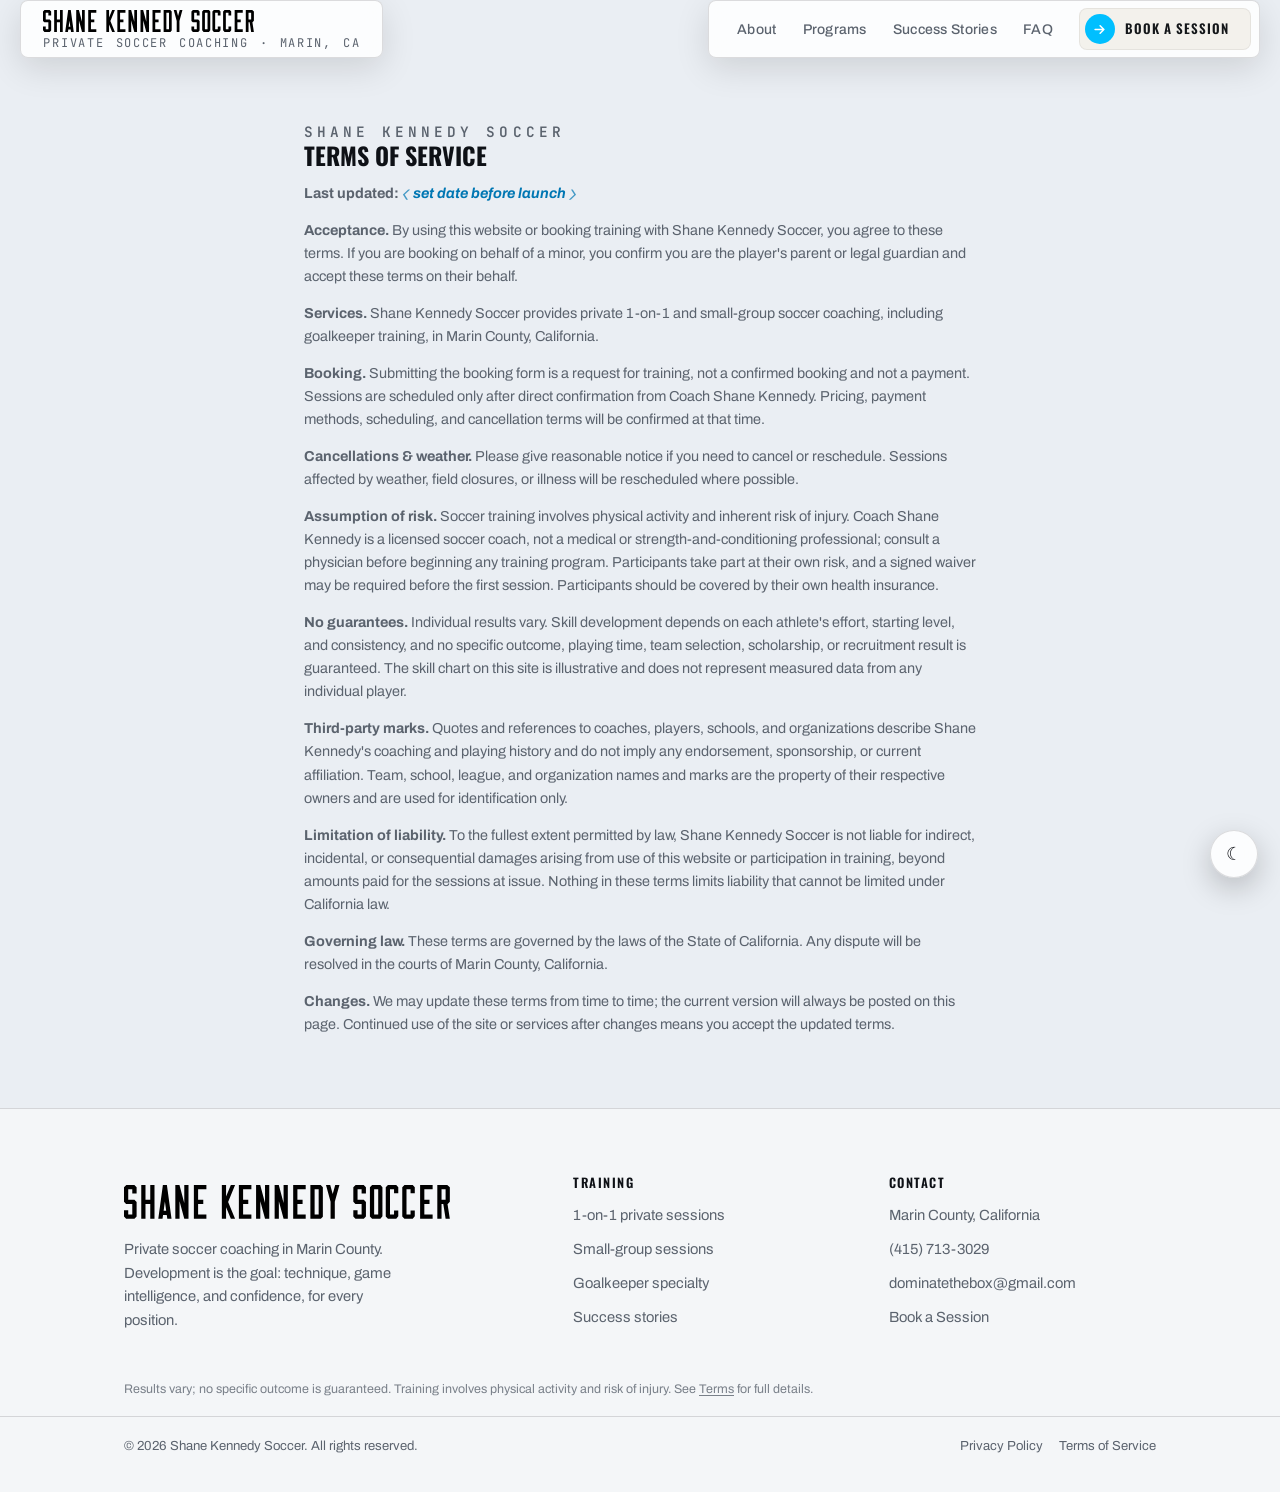
<file: terms.html>
<!DOCTYPE html>
<html lang="en">
<head>
<!-- Google tag (gtag.js) -->
<script async src="https://www.googletagmanager.com/gtag/js?id=G-WETHH7NE4N"></script>
<script>
  window.dataLayer = window.dataLayer || [];
  function gtag(){dataLayer.push(arguments);}
  gtag('js', new Date());

  gtag('config', 'G-WETHH7NE4N');
</script>
<meta charset="UTF-8">
<meta name="viewport" content="width=device-width, initial-scale=1.0">
<title>Terms of Service | Shane Kennedy Soccer</title>
<meta name="description" content="The terms that apply to booking and training with Shane Kennedy Soccer in Marin County.">
<link rel="stylesheet" href="styles.css">
</head>
<body>
<button id="themeToggle" class="theme-fab" aria-label="Toggle light and dark mode" title="Toggle theme">
  <span class="tt-icon" aria-hidden="true">☾</span>
</button>

<nav>
  <div class="wrap">
    <div class="brand"><a href="index.html" aria-label="Shane Kennedy Soccer, home"><img class="brand-logo" src="assets/logo/Shane%20Kennedy%20Soccer%20Wordmark%20One%20Liner.svg" alt="Shane Kennedy Soccer" width="1686" height="176"></a><span class="brand-tag">Private soccer coaching · Marin, CA</span></div>
    <button class="nav-toggle" id="navToggle" aria-label="Toggle menu" aria-expanded="false"><span></span><span></span><span></span></button>
    <div class="nav-links" id="navLinks">
      <a href="about.html">About</a>
      <a href="programs.html">Programs</a>
      <a href="success.html">Success Stories</a>
      <a href="faq.html">FAQ</a>
      <a href="book.html" class="nav-cta"><span class="cta-ico" aria-hidden="true"><svg viewBox="0 0 24 24" fill="none" stroke="currentColor" stroke-width="2.5" stroke-linecap="round" stroke-linejoin="round"><path d="M5 12h14M13 6l6 6-6 6"/></svg></span>Book a Session</a>
    </div>
  </div>
</nav>

<section id="terms" class="legal-page standalone">
  <div class="wrap">
    <p class="eyebrow">Shane Kennedy Soccer</p>
    <h2>Terms of Service</h2>
    <p><b>Last updated: <span class="ph">set date before launch</span></b></p>
    <p><b>Acceptance.</b> By using this website or booking training with Shane Kennedy Soccer, you agree to these terms. If you are booking on behalf of a minor, you confirm you are the player's parent or legal guardian and accept these terms on their behalf.</p>
    <p><b>Services.</b> Shane Kennedy Soccer provides private 1-on-1 and small-group soccer coaching, including goalkeeper training, in Marin County, California.</p>
    <p><b>Booking.</b> Submitting the booking form is a request for training, not a confirmed booking and not a payment. Sessions are scheduled only after direct confirmation from Coach Shane Kennedy. Pricing, payment methods, scheduling, and cancellation terms will be confirmed at that time.</p>
    <p><b>Cancellations &amp; weather.</b> Please give reasonable notice if you need to cancel or reschedule. Sessions affected by weather, field closures, or illness will be rescheduled where possible.</p>
    <p><b>Assumption of risk.</b> Soccer training involves physical activity and inherent risk of injury. Coach Shane Kennedy is a licensed soccer coach, not a medical or strength-and-conditioning professional; consult a physician before beginning any training program. Participants take part at their own risk, and a signed waiver may be required before the first session. Participants should be covered by their own health insurance.</p>
    <p><b>No guarantees.</b> Individual results vary. Skill development depends on each athlete's effort, starting level, and consistency, and no specific outcome, playing time, team selection, scholarship, or recruitment result is guaranteed. The skill chart on this site is illustrative and does not represent measured data from any individual player.</p>
    <p><b>Third-party marks.</b> Quotes and references to coaches, players, schools, and organizations describe Shane Kennedy's coaching and playing history and do not imply any endorsement, sponsorship, or current affiliation. Team, school, league, and organization names and marks are the property of their respective owners and are used for identification only.</p>
    <p><b>Limitation of liability.</b> To the fullest extent permitted by law, Shane Kennedy Soccer is not liable for indirect, incidental, or consequential damages arising from use of this website or participation in training, beyond amounts paid for the sessions at issue. Nothing in these terms limits liability that cannot be limited under California law.</p>
    <p><b>Governing law.</b> These terms are governed by the laws of the State of California. Any dispute will be resolved in the courts of Marin County, California.</p>
    <p><b>Changes.</b> We may update these terms from time to time; the current version will always be posted on this page. Continued use of the site or services after changes means you accept the updated terms.</p>
  </div>
</section>

<footer>
  <div class="wrap">
    <div class="foot-grid">
      <div class="foot-col">
        <div class="brand"><a href="index.html" aria-label="Shane Kennedy Soccer, home"><img class="brand-logo" src="assets/logo/Shane%20Kennedy%20Soccer%20Wordmark%20One%20Liner.svg" alt="Shane Kennedy Soccer" width="1686" height="176"></a></div>
        <p class="foot-tag">Private soccer coaching in Marin County. Development is the goal: technique, game intelligence, and confidence, for every position.</p>
      </div>
      <div class="foot-col">
        <p class="foot-head">Training</p>
        <a href="book.html">1-on-1 private sessions</a>
        <a href="book.html">Small-group sessions</a>
        <a href="book.html">Goalkeeper specialty</a>
        <a href="success.html">Success stories</a>
      </div>
      <div class="foot-col">
        <p class="foot-head">Contact</p>
        <p>Marin County, California</p>
        <a href="tel:+14157133029">(415) 713-3029</a>
        <a href="mailto:dominatethebox@gmail.com">dominatethebox@gmail.com</a>
        <a href="book.html" class="book-link">Book a Session</a>
      </div>
    </div>
    <p class="foot-note">Results vary; no specific outcome is guaranteed. Training involves physical activity and risk of injury. See <a href="terms.html">Terms</a> for full details.</p>
    <div class="foot-bottom">
      <span>© <span id="yr"></span> Shane Kennedy Soccer. All rights reserved.</span>
      <span><a href="privacy.html">Privacy Policy</a><a href="terms.html">Terms of Service</a></span>
    </div>
  </div>
</footer>

<script>document.getElementById('yr').textContent=new Date().getFullYear();</script>

<script>
(function(){
  var root = document.documentElement;
  var btn = document.getElementById('themeToggle');
  var icon = btn ? btn.querySelector('.tt-icon') : null;
  function currentTheme(){
    var set = root.getAttribute('data-theme');
    if(set) return set;
    return window.matchMedia && window.matchMedia('(prefers-color-scheme: dark)').matches ? 'dark' : 'light';
  }
  function setIcon(){ if(icon){ icon.textContent = currentTheme()==='dark' ? '☀' : '☾'; } }
  try {
    var saved = localStorage.getItem('sk-theme');
    if(saved){ root.setAttribute('data-theme', saved); }
  } catch(e){}
  setIcon();
  if(btn){
    btn.addEventListener('click', function(){
      var next = currentTheme()==='dark' ? 'light' : 'dark';
      root.setAttribute('data-theme', next);
      try { localStorage.setItem('sk-theme', next); } catch(e){}
      setIcon();
      if(window.__refreshChartTheme){ window.__refreshChartTheme(); }
    });
  }
})();
</script>
<a href="book.html" class="mobile-book-bar">Book a Session</a>
<script>
(function(){
  var t=document.getElementById('navToggle'), n=document.getElementById('navLinks');
  if(!t||!n) return;
  function close(){ n.classList.remove('open'); t.classList.remove('is-open'); t.setAttribute('aria-expanded','false'); }
  t.addEventListener('click', function(){ var open=n.classList.toggle('open'); t.classList.toggle('is-open', open); t.setAttribute('aria-expanded', open?'true':'false'); });
  n.addEventListener('click', function(e){ if(e.target.tagName==='A') close(); });
})();
</script>
<script>
/* nav-scroll-behavior */
(function(){
  var nav=document.querySelector('nav');
  if(!nav) return;
  var hero=document.querySelector('.hero');
  var navLinks=document.getElementById('navLinks');
  var lastY=window.pageYOffset||0, ticking=false;
  function update(){
    var y=window.pageYOffset||0;
    var h=hero?hero.offsetHeight:0;
    var onEnter=h?Math.max(h-90,120):50;
    var onExit=Math.max(onEnter-60,0); // hysteresis so the box doesn't flip-flop at the boundary
    var scrolled=nav.classList.contains('scrolled');
    if(scrolled){
      if(y<onExit){ nav.classList.remove('scrolled'); nav.classList.remove('nav-hidden'); scrolled=false; }
    } else if(y>onEnter){
      nav.classList.add('scrolled'); scrolled=true;
    }
    if(scrolled){
      var menuOpen=navLinks&&navLinks.classList.contains('open');
      if(!menuOpen){
        if(y>lastY+10) nav.classList.add('nav-hidden');
        else if(y<lastY-10) nav.classList.remove('nav-hidden');
      }
    }
    if(Math.abs(y-lastY)>4) lastY=y; // deadzone: ignore sub-pixel/inertial jitter
    ticking=false;
  }
  window.addEventListener('scroll',function(){ if(!ticking){ window.requestAnimationFrame(update); ticking=true; } },{passive:true});
  update();
})();
</script>
</body>
</html>
</file>
<file: styles.css>
@import url('https://fonts.googleapis.com/css2?family=Oswald:wght@400;500;600;700&family=Archivo:wght@400;500;600;700;800&family=Inter:wght@400;500;600;700;800&family=JetBrains+Mono:wght@400;500;600&display=swap');

  :root{
    /* LIGHT MODE (default) */
    --pitch:#ffffff;         /* page ground */
    --pitch-dark:#f4f6f8;    /* subtle alt section */
    --chalk:#0e1116;         /* primary text (dark on light) */
    --chalk-dim:#5b636e;     /* muted text */
    --net:#e8ede4;
    --signal:#00BFFF;        /* sky blue: PRIMARY */
    --signal-deep:#00A6DE;   /* deeper sky blue (hover) */
    --signal-text:#0077B3;   /* readable blue for text on light bg */
    --accent:#FF3C00;        /* orange-red: ACCENT */
    --accent-deep:#D93200;
    --royal:#00BFFF;         /* alias kept for existing rules -> sky blue */
    --royal-deep:#00A6DE;
    --ink:#0e1116;           /* dark text on colored buttons (contrast) */
    --line:rgba(14,17,22,.14);
    --card:#ffffff;          /* card surface */
    --field-bg:#ffffff;
    --field-text:#0e1116;
    --blueprint:#eef3f8;
    --bp-line:#00BFFF;
    --bp-line-dim:rgba(0,191,255,.30);
    --bp-grid:rgba(0,191,255,.09);
    --nav-bg:rgba(255,255,255,.86);
    --ground:#eaeef3;
    --logo-filter:invert(1); /* wordmark SVG is white-only; flip to black on light backgrounds */
    --aff-logo-filter:invert(0); /* affiliation logos: greyscale as-is on light backgrounds */
    --aff-logo-white-filter:invert(1); /* white-only logos: flip to dark on light backgrounds */
  }
  [data-theme="dark"]{
    --pitch:#0b0d10;
    --pitch-dark:#050608;
    --chalk:#ffffff;
    --chalk-dim:#b7bcc4;
    --signal:#00BFFF;
    --signal-deep:#00A6DE;
    --signal-text:#00BFFF;
    --accent:#FF3C00;
    --accent-deep:#D93200;
    --royal:#00BFFF;
    --royal-deep:#00A6DE;
    --ink:#0e1116;
    --line:rgba(255,255,255,.16);
    --card:#111417;
    --field-bg:#0e1116;
    --field-text:#ffffff;
    --blueprint:#050608;
    --bp-line:#00BFFF;
    --bp-line-dim:rgba(0,191,255,.32);
    --bp-grid:rgba(0,191,255,.10);
    --nav-bg:rgba(11,13,16,.86);
    --ground:#050608;
    --logo-filter:none;
    --aff-logo-filter:invert(1);
    --aff-logo-white-filter:invert(0);
  }
  /* AUTO: follow device when no manual choice set */
  @media (prefers-color-scheme: dark){
    :root:not([data-theme="light"]){
      --pitch:#0b0d10; --pitch-dark:#050608; --chalk:#ffffff; --chalk-dim:#b7bcc4;
      --signal:#00BFFF; --signal-deep:#00A6DE; --signal-text:#00BFFF; --accent:#FF3C00; --accent-deep:#D93200;
      --royal:#00BFFF; --royal-deep:#00A6DE; --ink:#0e1116; --line:rgba(255,255,255,.16);
      --card:#111417; --field-bg:#0e1116; --field-text:#ffffff;
      --blueprint:#050608; --bp-line:#00BFFF; --bp-line-dim:rgba(0,191,255,.32); --bp-grid:rgba(0,191,255,.10);
      --nav-bg:rgba(11,13,16,.86); --ground:#050608; --logo-filter:none; --aff-logo-filter:invert(1); --aff-logo-white-filter:invert(0);
    }
  }

  *{margin:0;padding:0;box-sizing:border-box}
  .sr-only{position:absolute;width:1px;height:1px;padding:0;margin:-1px;overflow:hidden;clip:rect(0,0,0,0);white-space:nowrap;border:0}
  html{scroll-behavior:smooth}
  body{
    font-family:'Archivo',Inter,system-ui,-apple-system,BlinkMacSystemFont,'Segoe UI',Roboto,Helvetica,Arial,sans-serif;
    background:var(--ground);
    color:var(--chalk);
    line-height:1.5;
    -webkit-font-smoothing:antialiased;
  }
  .wrap{max-width:1080px;margin:0 auto;padding:0 24px}

  /* ---------- chalk-line motif ---------- */
  .eyebrow{
    font-family:'JetBrains Mono',monospace;
    text-transform:uppercase;
    letter-spacing:.28em;
    font-size:.72rem;
    color:var(--signal-text);
    font-weight:600;
  }
  h1,h2,h3{font-family:'Oswald',sans-serif;font-weight:700;line-height:1.02;text-transform:uppercase}

  /* ---------- nav ---------- */
  nav{
    position:sticky;top:0;z-index:50;
    background:transparent;
    border-bottom:none;
    transition:transform .32s cubic-bezier(.4,0,.2,1);
    will-change:transform;
  }
  nav.nav-hidden{transform:translateY(calc(-100% - 24px))}
  nav .wrap{
    display:flex;align-items:center;justify-content:space-between;
    background:transparent;border:none;box-shadow:none;
    max-width:none;width:100%;padding:0 clamp(12px,1.6vw,22px);
  }
  /* logo sits bare — no chip, box, border, or shadow */
  .brand{
    display:inline-flex;flex-direction:column;align-items:flex-start;justify-content:center;gap:8px;height:64px;
    background:none;border:none;box-shadow:none;padding:0;filter:none;
    transition:background .25s ease,box-shadow .25s ease,padding .25s ease,border-color .25s ease;
  }
  .brand-tag{font-family:'JetBrains Mono',monospace;text-transform:uppercase;letter-spacing:.14em;word-spacing:.22em;font-size:.75rem;color:var(--chalk-dim);white-space:nowrap;line-height:1}
  nav.nav-on-hero .brand-tag{color:rgba(255,255,255,.74)}
  footer .brand{height:auto}
  .brand a{display:inline-flex;align-items:center}
  .brand-logo{height:34px;width:auto;display:block;filter:var(--logo-filter);transition:filter .15s ease}
  nav .brand-logo{height:28px}
  /* over a dark hero the bare logo must stay white in any theme */
  nav.nav-on-hero .brand-logo{filter:none}
  /* once scrolled past the hero, the brand gets the same pill/box as the right-side nav */
  nav.scrolled .brand{
    background:var(--nav-bg);backdrop-filter:blur(12px);
    border:1px solid var(--line);border-radius:8px;
    box-shadow:0 10px 34px rgba(0,0,0,.12);
    height:58px;padding:0 22px;gap:5px;justify-content:center;
  }
  nav.scrolled .brand-logo{height:22px}
  nav.nav-on-hero.scrolled .brand-logo{filter:var(--logo-filter)}
  nav.nav-on-hero.scrolled .brand-tag{color:var(--chalk-dim)}
  /* hamburger toggle — hidden on desktop, shown on mobile */
  .nav-toggle{
    display:none;flex:0 0 auto;flex-direction:column;align-items:center;justify-content:center;gap:5px;
    width:46px;height:42px;padding:0;border-radius:8px;cursor:pointer;
    background:var(--nav-bg);backdrop-filter:blur(12px);
    border:1px solid var(--line);
    transition:background .2s ease,border-color .2s ease;
  }
  .nav-toggle span{display:block;width:20px;height:2px;border-radius:2px;background:var(--chalk);
    transition:transform .22s ease,opacity .18s ease}
  nav.nav-on-hero:not(.scrolled) .nav-toggle{background:rgba(255,255,255,.12);border-color:rgba(255,255,255,.32)}
  nav.nav-on-hero:not(.scrolled) .nav-toggle span{background:#fff}
  .nav-toggle.is-open span:nth-child(1){transform:translateY(7px) rotate(45deg)}
  .nav-toggle.is-open span:nth-child(2){opacity:0}
  .nav-toggle.is-open span:nth-child(3){transform:translateY(-7px) rotate(-45deg)}
  /* full-width sticky book bar — hidden on desktop, shown on mobile */
  .mobile-book-bar{display:none}
  .nav-links a.nav-cta{
    display:inline-flex;align-items:center;gap:10px;
    font-family:'Oswald',sans-serif;text-transform:uppercase;letter-spacing:.08em;
    font-size:.82rem;font-weight:600;
    background:#f3f1ec;color:#14171a;
    padding:5px 20px 5px 5px;border-radius:8px;text-decoration:none;white-space:nowrap;
    border:1px solid rgba(0,0,0,.06);
    transition:transform .15s ease,box-shadow .15s ease;
  }
  .nav-links a.nav-cta .cta-ico{
    display:inline-flex;align-items:center;justify-content:center;flex:0 0 auto;
    width:30px;height:30px;border-radius:50%;
    background:var(--signal);color:#fff;
    transition:transform .2s ease;
  }
  .nav-links a.nav-cta .cta-ico svg{width:15px;height:15px}
  .nav-links a.nav-cta:hover{transform:translateY(-2px);box-shadow:0 10px 24px rgba(0,0,0,.16)}
  .nav-links a.nav-cta:hover .cta-ico{transform:translateX(3px)}
  .nav-links{
    display:flex;align-items:center;gap:26px;height:58px;padding:0 8px 0 28px;
    background:var(--nav-bg);backdrop-filter:blur(12px);
    border:1px solid var(--line);border-radius:8px;
    box-shadow:0 10px 34px rgba(0,0,0,.12);
  }
  .nav-links a{
    font-family:'Archivo',Inter,system-ui,-apple-system,BlinkMacSystemFont,'Segoe UI',Roboto,Helvetica,Arial,sans-serif;letter-spacing:.02em;
    font-size:.875rem;font-weight:500;color:var(--chalk-dim);text-decoration:none;
    transition:color .15s ease;
  }
  .nav-links a:hover{color:var(--signal-text)}
  section[id], header{scroll-margin-top:74px}

  /* ---------- hero: the box ---------- */
  .hero{position:relative;overflow:hidden;padding:192px 0 110px;margin-top:-72px}
  /* home hero fills the viewport; background image covers 100vh */
  body.home .hero{min-height:100vh;display:flex;flex-direction:column;justify-content:center}
  .hero-bg{position:absolute;inset:0;width:100%;height:100%;object-fit:cover;object-position:center 30%}
  .hero::before{
    content:"";position:absolute;inset:0;
    background:rgba(0,0,0,.66);
    z-index:1;pointer-events:none;
  }
  .hero-inner{position:relative;z-index:2;text-align:center}
  .hero .eyebrow,.quote-band .eyebrow,.book .eyebrow{color:var(--signal)}
  .hero h1{color:#fff}
  .hero .hero-sub{color:rgba(255,255,255,.85)}
  .hero .btn-ghost{background:transparent;border-color:#fff;color:#fff}
  .hero .btn-ghost:hover{border-color:var(--signal);color:var(--signal);background:transparent}
  .hero h1{
    font-size:clamp(1.7rem,8.5vw,5.6rem);
    letter-spacing:.005em;
    margin:18px auto 0;
    line-height:1.05;
  }
  .hero h1 em{font-style:normal;color:var(--accent);display:block}
  .hero h1 .line1{display:block}
  .hero-sub{
    font-size:clamp(1.05rem,2.4vw,1.3rem);
    color:var(--chalk-dim);max-width:50ch;margin:22px auto 0;font-weight:400;
    text-wrap:pretty;
  }
  .hero-cta-row{margin-top:34px;display:flex;gap:14px;justify-content:center;flex-wrap:wrap}
  /* desktop: headline bottom-left, sub + CTA bottom-right */
  @media(min-width:781px){
    body.home .hero{padding:150px 0 74px;justify-content:flex-end}
    /* hero copy uses the same left/right margins as the nav bar */
    .hero-split{display:flex;align-items:flex-end;justify-content:space-between;gap:56px;text-align:left;min-height:44vh;max-width:none;padding:0 clamp(12px,1.6vw,22px)}
    .hero-split .hero-left{flex:1 1 auto;max-width:60%}
    .hero-split .hero-left h1{margin:0}
    .hero-split .hero-right{flex:0 1 40%;display:flex;flex-direction:column;align-items:flex-start;text-align:left}
    .hero-split .hero-sub{margin:0 0 24px;max-width:46ch;text-align:left}
    .hero-split .hero-cta-row{margin:0;justify-content:flex-start;flex-wrap:wrap}
  }
  .hero-trigger{margin-top:20px;color:rgba(255,255,255,.9);font-family:'Oswald',sans-serif;text-transform:uppercase;letter-spacing:.08em;font-size:.82rem;font-weight:500}
  /* ---------- 3D rotating announcement bar (full-width strip at the very top) ---------- */
  .announce{
    --ah:28px;
    position:relative;z-index:40;
    width:100%;height:var(--ah);margin:0;
    overflow:hidden;perspective:1000px;
    background:#0b0d11;
    border-bottom:1px solid var(--line);
  }
  .announce-stage{
    position:absolute;inset:0;transform-style:preserve-3d;
    animation:announce-rotate 12.6s cubic-bezier(.65,0,.35,1) infinite;
  }
  .announce-face{
    position:absolute;inset:0;
    display:flex;flex-direction:row;align-items:center;justify-content:center;
    gap:8px;padding:0 24px;text-align:center;white-space:nowrap;
    font-family:'Archivo',Inter,system-ui,-apple-system,sans-serif;
    font-size:clamp(.72rem,1.15vw,.82rem);line-height:1;color:rgba(255,255,255,.82);
    backface-visibility:hidden;-webkit-backface-visibility:hidden;
  }
  .announce-face-1{transform:rotateX(0deg)   translateZ(calc(var(--ah) * .2887))}
  .announce-face-2{transform:rotateX(120deg) translateZ(calc(var(--ah) * .2887))}
  .announce-face-3{transform:rotateX(240deg) translateZ(calc(var(--ah) * .2887))}
  .announce-lead{font-weight:700;color:#fff}
  .announce-desc{font-weight:400;color:inherit}
  .announce-cta{
    pointer-events:auto;font-weight:600;color:#fff;white-space:nowrap;
    text-decoration:underline;text-underline-offset:3px;text-decoration-thickness:1px;
    transition:opacity .15s ease;
  }
  .announce-cta:hover{opacity:.7}
  .announce-close{
    position:absolute;top:50%;right:12px;transform:translateY(-50%);z-index:6;
    width:22px;height:22px;padding:0;border:0;border-radius:5px;cursor:pointer;
    display:inline-flex;align-items:center;justify-content:center;
    background:transparent;color:rgba(255,255,255,.65);transition:color .15s ease,background .15s ease;
  }
  .announce-close svg{width:13px;height:13px}
  .announce-close:hover{color:#fff;background:rgba(255,255,255,.1)}
  @keyframes announce-rotate{
    0%,27.78%    {transform:rotateX(0deg)}
    33.33%,61.11%{transform:rotateX(-120deg)}
    66.67%,94.44%{transform:rotateX(-240deg)}
    100%         {transform:rotateX(-360deg)}
  }
  @keyframes announce-fade{
    0%{opacity:0} 3%{opacity:1} 30%{opacity:1} 34%{opacity:0} 100%{opacity:0}
  }
  @media(prefers-reduced-motion:reduce){
    .announce{perspective:none}
    .announce-stage{animation:none;transform:none}
    .announce-face{transform:none;opacity:0;animation:announce-fade 12.6s ease-in-out infinite}
    .announce-face-1{animation-delay:0s}
    .announce-face-2{animation-delay:4.2s}
    .announce-face-3{animation-delay:8.4s}
  }
  .btn{
    font-family:'Oswald',sans-serif;text-transform:uppercase;letter-spacing:.1em;
    font-weight:600;font-size:.92rem;text-decoration:none;border-radius:.5rem;
    padding:15px 30px;display:inline-block;transition:transform .15s ease,background .15s ease;
  }
  .btn-primary{background:var(--signal);color:var(--ink)}
  .btn-primary:hover{transform:translateY(-2px);background:var(--signal-deep)}
  .btn-ghost{background:var(--card);border:1.5px solid var(--chalk);color:var(--chalk)}
  .btn-ghost:hover{border-color:var(--signal-text);color:var(--signal-text);background:var(--card)}
  .trigger-bar{background:#0e1116;padding:15px 0}
  .trigger{font-size:.9rem;color:rgba(255,255,255,.92);letter-spacing:.04em;display:flex;justify-content:center;gap:8px 26px;flex-wrap:wrap}
  .trigger .tick svg{color:var(--accent)}
  .trigger .tick{display:inline-flex;align-items:center;gap:7px;white-space:nowrap}
  .trigger .tick svg{width:16px;height:16px;flex:0 0 auto}
  /* credentials bar: keep on a single line, shrink to fit, scroll on small screens */
  .creds-bar{overflow-x:auto}
  .creds-bar .trigger{flex-wrap:nowrap;justify-content:center;gap:0 clamp(14px,2.4vw,32px);font-size:clamp(.7rem,1.15vw,.9rem);white-space:nowrap}
  .creds-bar .trigger .tick svg{width:15px;height:15px}
  .trigger b{color:var(--chalk)}

  /* ---------- record strip ---------- */
  .record{background:var(--pitch-dark);border-top:1px solid var(--line);border-bottom:1px solid var(--line)}
  .record-inline{display:grid;grid-template-columns:repeat(5,1fr);gap:0;text-align:center;margin-top:34px;background:var(--pitch-dark);border:1px solid var(--line);border-radius:4px;overflow:hidden}
  .record .wrap{display:grid;grid-template-columns:repeat(5,1fr);gap:0;text-align:center}
  .stat{padding:34px 14px;border-right:1px solid var(--line)}
  .stat:last-child{border-right:none}
  .stat .num{font-family:'Oswald',sans-serif;font-weight:700;font-size:clamp(2rem,5vw,3rem);color:var(--accent);line-height:1}
  .stat .lab{font-size:.78rem;color:var(--chalk-dim);margin-top:8px;letter-spacing:.04em}

  /* ---------- generic section ---------- */
  section{padding:78px 0}
  /* inset rounded panels (alternating rhythm) */
  .map-section{
    border-radius:4px;
    width:calc(100% - 48px);
    max-width:1340px;
    margin:20px auto;
    border-top:none;
    border-bottom:none;
    overflow:hidden;
    padding:88px 0;
  }
  @media(max-width:900px){
    .map-section{border-radius:4px;width:calc(100% - 24px);padding:64px 0}
  }
  .section-head{max-width:60ch}
  .section-head h2{font-size:clamp(1.9rem,4.4vw,2.9rem);margin-top:14px}
  .section-head p{color:var(--chalk-dim);margin-top:16px;font-size:1.06rem}

  /* ---------- the pitch (problem → outcome) ---------- */
  .pitch-grid{display:grid;grid-template-columns:1fr 1fr;gap:48px;margin-top:8px;align-items:center}
  .pain-list{list-style:none;margin-top:26px;display:flex;flex-direction:column;gap:16px}
  .pain-list li{padding-left:28px;position:relative;color:var(--chalk-dim)}
  .pain-list li::before{content:"";position:absolute;left:0;top:.5em;width:12px;height:12px;border:2px solid var(--signal);border-radius:50%}
  .win-card{
    background:var(--pitch-dark);border:1px solid var(--line);border-left:4px solid var(--signal);
    border-radius:3px;padding:30px 30px 30px 30px;
  }
  .win-card h3{font-size:clamp(1.2rem,2.4vw,1.35rem);color:var(--signal-text)}
  .win-card ul{list-style:none;margin-top:18px;display:flex;flex-direction:column;gap:14px}
  .win-card li{padding-left:24px;position:relative}
  .win-card li::before{content:"›";position:absolute;left:0;color:var(--signal-text);font-weight:700}

  /* ---------- interactive skill map (clean) ---------- */
  .approach-bp{background:transparent;position:relative;overflow:hidden}
  /* staggered block-reveal overlay (vanilla port of the BlockReveal component) */
  .block-reveal{position:absolute;inset:0;z-index:6;display:flex;pointer-events:none}
  .block-reveal span{
    flex:1 1 0;background:var(--chalk);
    transform:scaleY(1);transform-origin:top;will-change:transform;
    transition:transform .7s cubic-bezier(.22,1,.36,1);
  }
  /* hairline seam between columns so the wipe reads as distinct blocks */
  .block-reveal span + span{border-left:1px solid var(--ground)}
  .block-reveal.revealed span{transform:scaleY(0)}
  .block-reveal.revealed span:nth-child(1){transition-delay:0s}
  .block-reveal.revealed span:nth-child(2){transition-delay:.09s}
  .block-reveal.revealed span:nth-child(3){transition-delay:.18s}
  .block-reveal.revealed span:nth-child(4){transition-delay:.27s}
  .block-reveal.revealed span:nth-child(5){transition-delay:.36s}
  .block-reveal.revealed span:nth-child(6){transition-delay:.45s}
  @media(prefers-reduced-motion:reduce){
    .block-reveal span{transition:none;transform:scaleY(0)}
  }
  .approach-single{max-width:760px}
  .bp-card{background:var(--pitch-dark);border-color:var(--line);border-left:4px solid var(--signal)}
  .bp-card h3{color:var(--signal-text);margin-top:6px}
  .bp-card li::before{color:var(--signal-text)}
  .map-section{background:var(--pitch)}
  .map-stamp{display:inline-block;margin-top:14px;font-size:.9rem;color:var(--chalk-dim);font-style:italic}
  .map-wrap{display:grid;grid-template-columns:1.25fr 1fr;gap:40px;align-items:center;margin-top:36px}
  .map-svg .zone{cursor:pointer;transition:opacity .15s}
  .map-svg .zone:hover{opacity:.82}
  .map-svg .zone rect,.map-svg .zone circle{fill:var(--bp-grid);stroke:var(--line);stroke-width:1}
  .map-svg .zone.active rect,.map-svg .zone.active circle{fill:rgba(0,191,255,.22);stroke:var(--signal);stroke-width:2}
  .map-svg .zone:focus{outline:none}
  .map-svg .zone:focus-visible{outline:none}
  .map-svg .zone:focus-visible rect,.map-svg .zone:focus-visible circle{stroke:var(--signal);stroke-width:3;fill:rgba(0,191,255,.2)}
  .map-chalk{stroke:var(--chalk);stroke-width:1.5;fill:none;opacity:.45}
  .map-dim{stroke:var(--chalk);stroke-width:1;fill:none;opacity:.3}
  .zlabel{fill:var(--chalk);font-family:'Oswald',sans-serif;font-weight:600;font-size:12px;letter-spacing:.02em;pointer-events:none}
  .map-svg .zone.active .zlabel{fill:var(--signal)}
  .ztick{fill:var(--chalk-dim);font-family:'Archivo',Inter,system-ui,-apple-system,BlinkMacSystemFont,'Segoe UI',Roboto,Helvetica,Arial,sans-serif;font-size:10px;letter-spacing:.02em;pointer-events:none;opacity:.55}
  .map-readout{background:var(--pitch);border:1px solid var(--line);border-left:4px solid var(--signal);border-radius:3px;padding:28px;min-height:210px}
  .map-readout .rtag{font-family:'Oswald',sans-serif;font-size:.72rem;letter-spacing:.1em;color:var(--signal-text);text-transform:uppercase}
  .map-readout h3{font-size:clamp(1.25rem,2.6vw,1.4rem);color:var(--chalk);margin-top:8px}
  .map-readout p{color:var(--chalk-dim);margin-top:12px;line-height:1.55}
  .map-hint{font-size:.8rem;color:var(--chalk-dim);margin-top:16px;font-style:italic;opacity:.85}
  @keyframes shotfly{0%{opacity:0;transform:translateY(0)}10%{opacity:1}70%{opacity:1}100%{opacity:0;transform:translateY(-150px)}}
  #mapBall{animation:shotfly 2.8s ease-in infinite}
  #mapBall circle{fill:none;stroke:var(--signal);stroke-width:1.5}
  #mapBall line{stroke:var(--signal);stroke-width:.75;opacity:.5}

  /* ---------- skill radar (open, full width) ---------- */
  .radar-open{margin-top:0}
  .radar-legend{display:flex;gap:22px;flex-wrap:wrap;font-size:.82rem;color:var(--chalk-dim);margin:10px 0 4px;justify-content:center}
  .radar-legend span{display:flex;align-items:center;gap:6px}
  .radar-legend i{width:11px;height:11px;border-radius:2px;display:inline-block}
  .radar-legend .sw-solid{width:14px;height:14px}
  .radar-legend .sw-dash{width:16px;height:0;border-radius:0;border-top:2px dashed #8b9099;align-self:center}
  .radar-toggle{display:flex;gap:8px;flex-wrap:wrap;margin:6px 0 0;justify-content:center}
  .radar-toggle button{
    font-family:'Oswald',sans-serif;text-transform:uppercase;letter-spacing:.06em;font-size:.74rem;font-weight:600;
    cursor:pointer;border:1px solid var(--line);background:transparent;color:var(--chalk-dim);
    padding:9px 18px;border-radius:2px;transition:all .15s;
  }
  .radar-toggle button.on{background:var(--signal);color:var(--ink);border-color:var(--signal-text)}
  .radar-canvas-box{position:relative;width:100%;max-width:620px;height:460px;margin:0 auto}
  .radar-disclaimer{text-align:center;font-size:.8rem;color:var(--chalk-dim);margin-top:18px;display:flex;align-items:center;justify-content:center;gap:8px;flex-wrap:wrap}
  .tip{position:relative;display:inline-flex;cursor:help;outline:none}
  .tip > i{font-style:normal;font-family:'JetBrains Mono',monospace;font-size:.66rem;font-weight:500;
    width:16px;height:16px;border:1px solid var(--chalk-dim);border-radius:50%;
    display:inline-flex;align-items:center;justify-content:center;color:var(--chalk-dim);transition:all .15s}
  .tip:hover > i,.tip:focus > i{border-color:var(--signal-text);color:var(--signal-text)}
  .tip-bubble{
    position:absolute;bottom:140%;left:50%;transform:translateX(-50%) translateY(4px);
    width:280px;max-width:78vw;background:var(--pitch-dark);border:1px solid var(--line);border-radius:4px;
    padding:14px 16px;font-size:.78rem;line-height:1.5;color:var(--chalk-dim);text-align:left;
    opacity:0;visibility:hidden;transition:opacity .15s,transform .15s;z-index:20;pointer-events:none;
  }
  .tip-bubble::after{content:"";position:absolute;top:100%;left:50%;transform:translateX(-50%);
    border:6px solid transparent;border-top-color:var(--line)}
  .tip:hover .tip-bubble,.tip:focus .tip-bubble,.tip:focus-within .tip-bubble{opacity:1;visibility:visible;transform:translateX(-50%) translateY(0)}

  /* ---------- about intro ---------- */
  .about-intro{display:grid;grid-template-columns:1.25fr 1fr;gap:48px;align-items:center}
  .about-title{font-size:clamp(1.9rem,5.4vw,3.4rem);margin-top:14px}
  .about-title span{display:block}
  .about-title em{display:block;font-style:normal;color:var(--accent)}
  .bio-lead{color:var(--chalk-dim);font-size:clamp(1.05rem,2vw,1.25rem);line-height:1.55;margin:22px 0 0}
  .about-photo{width:100%;max-width:520px;border-radius:4px;display:block;object-fit:cover}
  .badge-row{display:flex;flex-wrap:wrap;gap:10px;margin-top:26px}
  .badge{display:inline-flex;align-items:center;gap:4px;font-family:'Oswald',sans-serif;text-transform:uppercase;letter-spacing:.04em;
    font-size:.8rem;font-weight:600;color:var(--accent);background:rgba(255,60,0,.1);border:1px solid rgba(255,60,0,.4);
    border-radius:999px;padding:7px 15px;white-space:nowrap}

  /* ---------- stat band ---------- */
  .stat-band{background:var(--pitch-dark);border-top:1px solid var(--line);border-bottom:1px solid var(--line)}
  .record-layout{display:grid;grid-template-columns:minmax(0,0.82fr) minmax(0,1.7fr);gap:40px;align-items:center}
  .record-photo{width:100%;height:100%;max-height:440px;object-fit:cover;border-radius:4px;border:1px solid var(--line);display:block}
  .stat-primary-grid{display:grid;grid-template-columns:repeat(3,1fr);gap:20px}
  .stat-card{padding:8px 18px;text-align:center}
  .stat-card .num{font-family:'Oswald',sans-serif;font-weight:700;font-size:clamp(2.4rem,5.5vw,3.4rem);color:var(--accent);line-height:1}
  .stat-card .lab{color:var(--chalk-dim);font-size:.9rem;margin-top:12px;line-height:1.45}
  .stat-sub-row{display:flex;flex-wrap:wrap;justify-content:center;gap:14px 40px;margin-top:26px}
  .stat-sub-row span{color:var(--chalk-dim);font-size:.92rem}
  .stat-sub-row b{font-family:'Oswald',sans-serif;color:var(--accent);font-weight:700;letter-spacing:.02em;margin-right:6px}

  /* ---------- credentials ---------- */
  .cred-cols{display:grid;grid-template-columns:repeat(3,1fr);gap:36px;margin-top:38px}
  .cred-head{font-family:'Oswald',sans-serif;text-transform:uppercase;letter-spacing:.12em;font-size:.82rem;font-weight:600;color:var(--chalk);padding-bottom:12px;border-bottom:2px solid var(--accent);display:inline-block}
  .cred-group ul{list-style:none;margin-top:18px;display:flex;flex-direction:column;gap:18px}
  .cred-group li{color:var(--chalk-dim);line-height:1.5}
  .cred-group b{color:var(--chalk);display:block;font-size:1.02rem}
  .cred-group span{display:block;font-size:.9rem;margin-top:3px}
  .cred-cta{margin-top:40px}
  /* ---------- mission ---------- */
  .mission-grid{display:grid;grid-template-columns:1fr 1fr;gap:48px;align-items:start}
  .mission-quote{margin:0;border-left:3px solid var(--accent);padding:6px 0 6px 28px;max-width:64ch}
  .mission-quote blockquote{font-family:'Oswald',sans-serif;font-weight:500;font-size:clamp(1.3rem,2.6vw,1.7rem);line-height:1.3;color:var(--chalk);margin:0}
  .mission-quote figcaption{margin-top:20px;font-family:'Oswald',sans-serif;text-transform:uppercase;letter-spacing:.08em;font-size:.8rem;color:var(--signal-text)}
  .mission-quote figcaption span{display:block;color:var(--chalk-dim);letter-spacing:.02em;text-transform:none;font-family:'Archivo',sans-serif;font-size:.84rem;margin-top:4px}
  .offfield-gallery{display:grid;grid-template-columns:1fr 1fr;gap:18px;margin-top:22px;max-width:70ch}
  .offfield-gallery img{width:100%;aspect-ratio:4/3;object-fit:cover;border-radius:4px;display:block;border:1px solid var(--line)}
  /* success stories: video + press */
  .video-grid{display:grid;grid-template-columns:repeat(auto-fit,minmax(280px,1fr));gap:26px;margin-top:40px}
  .video-card{display:flex;flex-direction:column}
  .video-thumb{position:relative;aspect-ratio:16/9;border-radius:4px;overflow:hidden;background:#0e1116;border:1px solid var(--line);display:flex;align-items:center;justify-content:center}
  .video-thumb img{position:absolute;inset:0;width:100%;height:100%;object-fit:cover;opacity:.5}
  .video-thumb .vplay{position:relative;z-index:1;width:60px;height:60px;border-radius:50%;background:rgba(255,255,255,.92);display:flex;align-items:center;justify-content:center;box-shadow:0 6px 20px rgba(0,0,0,.35)}
  .video-thumb .vplay svg{width:22px;height:22px;margin-left:3px;color:#0e1116}
  .video-badge{position:absolute;z-index:1;top:12px;left:12px;font-family:'JetBrains Mono',monospace;font-size:.6rem;letter-spacing:.12em;text-transform:uppercase;color:#fff;background:rgba(0,0,0,.5);padding:4px 8px;border-radius:4px}
  .video-cap{margin-top:14px}
  .video-cap b{display:block;font-family:'Oswald',sans-serif;text-transform:uppercase;letter-spacing:.02em;color:var(--chalk);font-size:1rem}
  .video-cap span{color:var(--chalk-dim);font-size:.9rem}
  /* hall of fame timeline */
  .hof-timeline{margin-top:44px}
  .hof-item{display:grid;grid-template-columns:130px 1fr;gap:30px;padding:24px 0;border-top:1px solid var(--line);align-items:start}
  .hof-item:last-child{border-bottom:1px solid var(--line)}
  .hof-year{font-family:'Oswald',sans-serif;font-weight:700;font-size:clamp(1.5rem,3.4vw,2rem);color:var(--accent);line-height:1.05}
  .hof-body h3{font-family:'Oswald',sans-serif;font-size:clamp(1.15rem,2.6vw,1.45rem);color:var(--chalk)}
  .hof-body p{color:var(--chalk-dim);margin-top:8px;max-width:64ch;line-height:1.55}
  .press-row{display:flex;flex-wrap:wrap;gap:22px 38px;margin-top:24px;align-items:center}
  .press-row .logo-card img{height:52px}
  .press-item{font-family:'Oswald',sans-serif;text-transform:uppercase;letter-spacing:.06em;font-size:.82rem;color:var(--chalk-dim);border:1px solid var(--line);border-radius:999px;padding:8px 16px}
  .phil-creds{display:flex;flex-wrap:wrap;gap:12px 26px;margin-top:22px}
  .phil-cred{display:inline-flex;align-items:center;gap:8px;white-space:nowrap;color:var(--chalk);font-family:'Oswald',sans-serif;text-transform:uppercase;letter-spacing:.04em;font-weight:600;font-size:.9rem}
  .phil-cred svg{width:18px;height:18px;flex:0 0 auto;color:var(--accent)}
  .phil-cta{display:flex;flex-wrap:wrap;gap:14px;margin-top:42px}
  .phil-stats{display:flex;gap:28px;flex-wrap:wrap;margin-top:28px;padding-top:24px;border-top:1px solid var(--line)}
  .phil-stat{flex:1;min-width:120px}
  /* pillars */
  .pillars{background:var(--pitch-dark);border-top:1px solid var(--line);border-bottom:1px solid var(--line)}
  .pillar-grid{display:grid;grid-template-columns:repeat(auto-fit,minmax(230px,1fr));gap:20px;margin-top:34px}
  .pillar{border:1px solid var(--line);border-radius:4px;padding:28px 24px;background:var(--pitch)}
  .pillar .pnum{font-family:'Oswald',sans-serif;font-weight:700;font-size:.8rem;letter-spacing:.14em;color:var(--signal-text)}
  .pillar .pmotif{display:inline-flex;align-items:center;justify-content:center;width:44px;height:44px;border-radius:50%;background:rgba(0,191,255,.12);color:var(--signal);margin-bottom:14px}
  /* offerings: category groups */
  .offer-group{margin-top:46px}
  .offer-group + .offer-group{margin-top:54px}
  .offer-cat{font-family:'Oswald',sans-serif;text-transform:uppercase;letter-spacing:.1em;font-size:1rem;font-weight:700;color:var(--signal-text);padding-bottom:10px;border-bottom:2px solid var(--signal-text);display:inline-block;margin:0}
  .offer-group .pillar-grid{margin-top:22px}
  /* specialty tabs */
  .spec-tabs{margin-top:44px}
  .spec-tablist{display:flex;gap:6px;flex-wrap:wrap;border-bottom:1px solid var(--line)}
  .spec-tab{appearance:none;background:none;border:none;cursor:pointer;font-family:'Oswald',sans-serif;text-transform:uppercase;letter-spacing:.06em;font-size:1rem;font-weight:600;color:var(--chalk-dim);padding:12px 8px;border-bottom:2px solid transparent;margin-bottom:-1px;transition:color .15s ease,border-color .15s ease}
  .spec-tab:hover{color:var(--chalk)}
  .spec-tab.is-active{color:var(--signal-text);border-bottom-color:var(--signal-text)}
  .spec-panel{margin-top:28px}
  .spec-panel[hidden]{display:none}
  /* session formats benefits */
  .formats-grid{display:grid;grid-template-columns:1fr 1fr;gap:24px;margin-top:44px;align-items:stretch}
  .format-card{border:1px solid var(--line);border-radius:4px;padding:32px 30px;background:var(--pitch);display:flex;flex-direction:column}
  .format-cta{margin-top:auto;padding-top:28px}
  .format-card h3{font-family:'Oswald',sans-serif;font-size:clamp(1.4rem,3vw,1.85rem);color:var(--chalk)}
  .format-card .fc-size{color:var(--chalk-dim);font-weight:500}
  .format-tag{font-family:'Oswald',sans-serif;text-transform:uppercase;letter-spacing:.06em;font-weight:600;font-size:.9rem;color:var(--signal-text);margin-top:6px}
  .benefit-list{list-style:none;margin:24px 0 0;padding:0}
  .benefit-list li{position:relative;padding-left:30px;margin-top:15px;color:var(--chalk-dim);line-height:1.5;font-size:.98rem}
  .benefit-list li::before{content:"";position:absolute;left:0;top:50%;margin-top:-9px;width:18px;height:18px;border-radius:50%;background:var(--accent)}
  .benefit-list li::after{content:"";position:absolute;left:5.5px;top:50%;margin-top:-4.5px;width:6px;height:3px;border-left:2px solid #fff;border-bottom:2px solid #fff;transform:rotate(-45deg)}
  /* positions: accordion left, swapping image right */
  .pos2-grid{display:grid;grid-template-columns:minmax(0,1fr) minmax(0,1.05fr);gap:56px;align-items:start}
  .pos2-accordion{margin-top:30px;border-top:1px solid var(--line)}
  .pos2-item{border-bottom:1px solid var(--line)}
  .pos2-item > summary{list-style:none;cursor:pointer;display:flex;align-items:center;justify-content:space-between;gap:18px;padding:20px 2px}
  .pos2-item > summary::-webkit-details-marker{display:none}
  .pos2-sum-text{font-family:'Oswald',sans-serif;font-weight:700;font-size:clamp(1.2rem,2.6vw,1.55rem);text-transform:uppercase;letter-spacing:.02em;color:var(--chalk);line-height:1.1}
  .pos2-cat{display:block;font-family:'JetBrains Mono','Oswald',monospace;font-size:.72rem;font-weight:700;letter-spacing:.14em;color:var(--signal-text);margin-bottom:5px}
  .pos2-plus{position:relative;flex:0 0 auto;width:20px;height:20px}
  .pos2-plus::before,.pos2-plus::after{content:"";position:absolute;top:50%;left:50%;background:var(--chalk-dim);transition:transform .2s ease}
  .pos2-plus::before{width:16px;height:2px;transform:translate(-50%,-50%)}
  .pos2-plus::after{width:2px;height:16px;transform:translate(-50%,-50%)}
  .pos2-item[open] .pos2-plus::after{transform:translate(-50%,-50%) scaleY(0)}
  .pos2-item[open] .pos2-cat{color:var(--signal)}
  .pos2-item > p{color:var(--chalk-dim);line-height:1.6;margin:0 0 22px;max-width:52ch}
  .pos2-right{position:sticky;top:96px}
  .pos2-media{width:100%;aspect-ratio:4/3;border-radius:4px;object-fit:cover;display:block;border:1px solid var(--line)}
  /* why private coaching (centered, borderless) */
  .why-head{text-align:center;margin:0 auto}
  .why-head h2{font-size:clamp(2rem,5vw,3rem);margin-top:1.25rem}
  .why-head .why-sub{color:var(--chalk-dim);margin:2rem auto 0;font-size:1.05rem;font-weight:500;max-width:64ch}
  .why-grid{display:grid;grid-template-columns:repeat(auto-fit,minmax(230px,1fr));gap:44px 28px;margin-top:56px;text-align:center}
  .why-item .wicon{display:inline-flex;color:var(--signal);margin-bottom:20px}
  .why-item .wicon svg{width:64px;height:64px}
  .why-item h3{font-family:'Oswald',sans-serif;font-size:clamp(1.4rem,3vw,1.8rem);color:var(--chalk)}
  .why-item .why-tag{font-family:'Oswald',sans-serif;text-transform:uppercase;letter-spacing:.06em;font-weight:600;font-size:.95rem;color:var(--signal-text);margin-top:10px}
  .why-item p{color:var(--chalk-dim);font-size:.95rem;line-height:1.6;margin:12px auto 0;max-width:34ch}
  .why-outro{color:var(--chalk-dim);margin:52px auto 0;max-width:64ch;text-align:center}
  .pillar h3{font-family:'Oswald',sans-serif;font-size:clamp(1.2rem,2.6vw,1.45rem);color:var(--chalk);margin-top:10px}
  .pillar p{color:var(--chalk-dim);font-size:.92rem;line-height:1.55;margin-top:10px}
  .phil-stat .psn{font-family:'Oswald',sans-serif;font-weight:700;font-size:clamp(1.4rem,3.4vw,1.6rem);color:var(--signal-text);line-height:1}
  .phil-stat .psl{font-size:.82rem;color:var(--chalk-dim);margin-top:7px;line-height:1.35}

  /* ---------- proof / coaching results ---------- */
  .proof-grid{display:grid;grid-template-columns:1fr 1fr;gap:24px;margin-top:42px}
  .proof{padding:4px 0}
  .proof .big{font-family:'Oswald',sans-serif;color:var(--accent);font-weight:700;font-size:clamp(1.8rem,4.5vw,2.2rem);line-height:1}
  .proof p{margin-top:12px;color:var(--chalk-dim)}
  .proof p b{color:var(--chalk)}

  /* ---------- quote over action band ---------- */
  .quote-band{position:relative;padding:0;overflow:hidden}
  .quote-band .band-img{width:100%;height:520px;object-fit:cover;display:block}
  .quote-band::after{content:"";position:absolute;inset:0;background:rgba(0,0,0,.62)}
  .quote-band .band-content{position:absolute;inset:0;z-index:2;display:flex;flex-direction:column;align-items:center;justify-content:center;text-align:center;padding:0 24px}
  .quote-band blockquote{font-family:'Oswald',sans-serif;font-weight:500;text-transform:none;color:#fff;
    font-size:clamp(2.2rem,6vw,4rem);line-height:1.15;margin:14px auto 0;letter-spacing:.005em}
  @media(max-width:780px){.quote-band .band-img{height:440px}}

  /* ---------- testimonials ---------- */
  .voices-grid{display:grid;grid-template-columns:1fr 1fr;gap:24px;margin-top:42px}
  .voice{background:var(--pitch);border:1px solid var(--line);border-radius:3px;padding:30px}
  .voice p{font-size:1.08rem;line-height:1.45}
  .voice .who-said{margin-top:18px;font-family:'Oswald',sans-serif;text-transform:uppercase;letter-spacing:.08em;font-size:.78rem;color:var(--signal-text)}
  .voice .who-said span{display:block;color:var(--chalk-dim);letter-spacing:.04em;text-transform:none;font-family:'Archivo',Inter,system-ui,-apple-system,BlinkMacSystemFont,'Segoe UI',Roboto,Helvetica,Arial,sans-serif;font-size:.82rem;margin-top:4px}
  .voice-note{margin-top:30px;text-align:center;color:var(--chalk-dim);font-size:.9rem;font-style:italic}

  /* ---------- faq ---------- */
  .faq-list{margin-top:42px;border-top:1px solid var(--line)}
  /* theme toggle */
  .theme-toggle{margin-left:14px;width:36px;height:36px;border-radius:50%;border:1px solid var(--line);
    background:transparent;color:var(--chalk);cursor:pointer;font-size:1rem;line-height:1;
    display:inline-flex;align-items:center;justify-content:center;transition:background .15s ease,border-color .15s ease}
  .theme-toggle:hover{border-color:var(--signal-text)}
  .theme-toggle .tt-icon{display:block}
  /* floating theme toggle (bottom-right) */
  .theme-fab{
    position:fixed;right:22px;bottom:22px;z-index:60;
    width:48px;height:48px;border-radius:50%;
    display:inline-flex;align-items:center;justify-content:center;
    background:var(--nav-bg);backdrop-filter:blur(12px);
    border:1px solid var(--line);color:var(--chalk);
    box-shadow:0 10px 30px rgba(0,0,0,.22);cursor:pointer;
    font-size:1.15rem;line-height:1;
    transition:transform .15s ease,box-shadow .15s ease,border-color .15s ease;
  }
  .theme-fab:hover{transform:translateY(-2px);box-shadow:0 14px 34px rgba(0,0,0,.3);border-color:var(--signal-text)}
  .theme-fab .tt-icon{display:block}
  /* pricing */
  .pricing{background:var(--pitch-dark);border-top:1px solid var(--line);border-bottom:1px solid var(--line)}
  .price-grid{display:grid;grid-template-columns:repeat(auto-fit,minmax(230px,1fr));gap:18px;margin-top:34px}
  .price-card{background:var(--pitch);border:1px solid var(--line);border-radius:4px;padding:26px 22px;display:flex;flex-direction:column}
  .price-card.feature{border-color:var(--signal-text);box-shadow:0 0 0 1px var(--signal) inset}
  .price-tag{font-family:'Oswald',sans-serif;text-transform:uppercase;letter-spacing:.1em;font-size:.68rem;color:var(--signal-text);font-weight:600}
  .price-name{font-family:'Oswald',sans-serif;font-size:clamp(1.15rem,2.4vw,1.35rem);color:var(--chalk);margin-top:8px;font-weight:600}
  .price-amt{font-family:'Oswald',sans-serif;font-weight:700;font-size:clamp(2rem,4.5vw,2.6rem);color:var(--signal-text);line-height:1;margin:14px 0 2px}
  .price-unit{font-size:.8rem;color:var(--chalk-dim);margin-bottom:14px}
  .price-desc{font-size:.9rem;color:var(--chalk-dim);line-height:1.5;flex:1}
  .price-meta{font-size:.78rem;color:var(--chalk-dim);margin-top:16px;padding-top:14px;border-top:1px solid var(--line);letter-spacing:.02em}
  .price-note{text-align:center;color:var(--chalk-dim);font-size:.85rem;margin-top:26px;font-style:italic}
  .faq{border-bottom:1px solid var(--line)}
  .faq summary{
    list-style:none;cursor:pointer;display:flex;align-items:center;justify-content:space-between;gap:16px;
    padding:24px 0;font-family:'Archivo',Inter,system-ui,-apple-system,BlinkMacSystemFont,'Segoe UI',Roboto,Helvetica,Arial,sans-serif;font-weight:600;font-size:clamp(1.05rem,2.4vw,1.18rem);letter-spacing:.01em;
    color:var(--chalk);transition:color .15s;
  }
  .faq summary::-webkit-details-marker{display:none}
  .faq summary:hover{color:var(--signal-text)}
  .faq summary .chev{flex:0 0 auto;width:14px;height:14px;border-right:2px solid currentColor;border-bottom:2px solid currentColor;
    transform:rotate(45deg);transition:transform .2s;margin-bottom:4px}
  .faq[open] summary .chev{transform:rotate(225deg);margin-bottom:0;margin-top:4px}
  .faq .faq-body{color:var(--chalk-dim);font-size:1rem;max-width:64ch;padding:0 0 24px;margin:0}
  .faq summary:focus-visible{outline:3px solid var(--signal);outline-offset:3px;border-radius:2px}
  .ph{color:var(--signal-text);font-style:italic}
  .ph::before{content:"⟨ ";opacity:.7}
  .ph::after{content:" ⟩";opacity:.7}

  /* image placeholder */
  .img-ph{
    width:100%;aspect-ratio:3/2;border:2px dashed var(--line);border-radius:4px;
    display:flex;align-items:center;justify-content:center;text-align:center;
    background:repeating-linear-gradient(45deg,transparent 0 12px,rgba(244,246,240,.025) 12px 24px);
    color:var(--chalk-dim);font-family:'Oswald',sans-serif;text-transform:uppercase;
    letter-spacing:.1em;font-size:.8rem;padding:24px;
  }
  .img-ph span{display:block}
  .img-ph .ph{color:var(--signal-text);letter-spacing:.04em}
  .img-ph.tall{aspect-ratio:4/5}
  .img-ph.wide{aspect-ratio:16/7}
  .img-ph.square{aspect-ratio:1/1}
  .img-ph.photo{border:none;background:none;padding:0;object-fit:cover;display:block}

  /* full-bleed band */
  .band{position:relative;padding:0}
  .band .img-ph{aspect-ratio:auto;height:340px;border-radius:0;border-left:none;border-right:none}

  /* split section image+text */
  .split{display:grid;grid-template-columns:1fr 1fr;gap:48px;align-items:center}
  /* audience blocks: 3-up cards, image on top */
  .audiences{background:var(--pitch-dark);border-top:1px solid var(--line);border-bottom:1px solid var(--line)}
  .aud-grid{display:grid;grid-template-columns:repeat(3,1fr);gap:36px}
  .audiences .aud{display:flex;flex-direction:column}
  .aud h3{font-family:'Oswald',sans-serif;font-size:clamp(1.5rem,3.4vw,2.1rem);color:var(--chalk);margin-top:12px;line-height:1.08}
  .aud p{color:var(--chalk-dim);margin-top:14px}
  .aud p.eyebrow{color:var(--signal-text);margin-top:0}
  .aud img.aud-img{width:100%;aspect-ratio:4/3;border-radius:4px;object-fit:cover;display:block;margin-bottom:22px}
  .aud .cta-line{margin-top:auto;padding-top:28px}

  /* logo / affiliation strip */
  .logos{background:var(--pitch-dark);border-top:1px solid var(--line);border-bottom:1px solid var(--line);padding:46px 0}
  /* home page: drop the grey divider lines between the dark bands */
  body.home .logos,body.home .audiences{border-top:none;border-bottom:none}
  /* home page: match the gap above "Featured in" to the gap below the logos */
  body.home .logos-marquee{padding-top:124px}
  .aff-group{text-align:center}
  .aff-label{font-family:'JetBrains Mono',monospace;text-transform:uppercase;letter-spacing:.18em;font-size:.72rem;color:var(--chalk-dim);margin:0 0 34px;text-align:center}
  /* one-line auto-scrolling logo carousel */
  .logos-marquee .aff-label{margin:0}
  .marquee{overflow:hidden;width:100%;margin-top:30px;
    -webkit-mask-image:linear-gradient(90deg,transparent 0,#000 7%,#000 93%,transparent 100%);
    mask-image:linear-gradient(90deg,transparent 0,#000 7%,#000 93%,transparent 100%);}
  .marquee-track{display:flex;flex-wrap:nowrap;align-items:center;gap:clamp(44px,6vw,82px);width:max-content;
    animation:marquee-left 42s linear infinite;animation-play-state:paused}
  .logos.in-view .marquee-track{animation-play-state:running}
  .marquee-track .logo-card{flex:0 0 auto}
  @keyframes marquee-left{from{transform:translateX(0)}to{transform:translateX(-50%)}}
  /* pop each logo up one-by-one when the carousel scrolls into view */
  .js-reveal .marquee-track .logo-card{opacity:0;transform:translateY(26px);transition:opacity .95s ease,transform .95s ease}
  .js-reveal .logos.in-view .marquee-track .logo-card{opacity:1;transform:none}
  /* wait ~1s after the section enters view, then stagger the pop-in */
  .js-reveal .logos.in-view .marquee-track .logo-card:nth-child(1){transition-delay:1.10s}
  .js-reveal .logos.in-view .marquee-track .logo-card:nth-child(2){transition-delay:1.25s}
  .js-reveal .logos.in-view .marquee-track .logo-card:nth-child(3){transition-delay:1.40s}
  .js-reveal .logos.in-view .marquee-track .logo-card:nth-child(4){transition-delay:1.55s}
  .js-reveal .logos.in-view .marquee-track .logo-card:nth-child(5){transition-delay:1.70s}
  .js-reveal .logos.in-view .marquee-track .logo-card:nth-child(6){transition-delay:1.85s}
  .js-reveal .logos.in-view .marquee-track .logo-card:nth-child(7){transition-delay:2.00s}
  .js-reveal .logos.in-view .marquee-track .logo-card:nth-child(8){transition-delay:2.15s}
  .js-reveal .logos.in-view .marquee-track .logo-card:nth-child(9){transition-delay:2.30s}
  @media(prefers-reduced-motion:reduce){.marquee-track{animation:none}}
  .aff-logos{display:flex;flex-wrap:wrap;justify-content:center;align-items:center;gap:40px 48px}
  /* scroll reveal: label + logos rise from the bottom */
  .js-reveal .aff-label{opacity:0;transform:translateY(22px);transition:opacity .6s ease,transform .6s ease}
  .js-reveal .aff-logos .logo-card{opacity:0;transform:translateY(30px);transition:opacity .6s ease,transform .6s ease}
  .js-reveal .logos.in-view .aff-label{opacity:1;transform:none}
  .js-reveal .logos.in-view .aff-logos .logo-card{opacity:1;transform:none}
  .js-reveal .logos.in-view .aff-logos .logo-card:nth-child(1){transition-delay:.12s}
  .js-reveal .logos.in-view .aff-logos .logo-card:nth-child(2){transition-delay:.19s}
  .js-reveal .logos.in-view .aff-logos .logo-card:nth-child(3){transition-delay:.26s}
  .js-reveal .logos.in-view .aff-logos .logo-card:nth-child(4){transition-delay:.33s}
  .js-reveal .logos.in-view .aff-logos .logo-card:nth-child(5){transition-delay:.40s}
  .js-reveal .logos.in-view .aff-logos .logo-card:nth-child(6){transition-delay:.47s}
  .js-reveal .logos.in-view .aff-logos .logo-card:nth-child(7){transition-delay:.54s}
  .js-reveal .logos.in-view .aff-logos .logo-card:nth-child(8){transition-delay:.61s}
  .js-reveal .logos.in-view .aff-logos .logo-card:nth-child(9){transition-delay:.68s}
  @media(prefers-reduced-motion:reduce){.js-reveal .aff-label,.js-reveal .aff-logos .logo-card{opacity:1!important;transform:none!important;transition:none!important}}
  .logo-card img.logo-white{filter:grayscale(1) var(--aff-logo-white-filter,invert(1))}
  .logo-card{display:inline-flex;align-items:center;justify-content:center}
  .logo-card img{
    height:72px;width:auto;max-width:220px;display:block;object-fit:contain;
    filter:grayscale(1) var(--aff-logo-filter,invert(0));opacity:.8;
    transition:opacity .15s ease;
  }
  .logo-card img:hover{opacity:1}
  .logo-card img[alt="Babson College"]{height:96px}
  .logo-note{text-align:center;color:var(--chalk-dim);font-size:.82rem;margin-top:10px;font-style:italic}
  .logo-row{display:flex;flex-wrap:wrap;justify-content:center;gap:18px;margin-top:28px}
  .logo-ph{
    flex:0 0 auto;width:130px;height:78px;border:1.5px dashed var(--line);border-radius:4px;
    display:flex;align-items:center;justify-content:center;text-align:center;padding:10px;
    color:var(--chalk-dim);font-family:'Oswald',sans-serif;text-transform:uppercase;
    letter-spacing:.06em;font-size:.66rem;line-height:1.25;
    background:repeating-linear-gradient(45deg,transparent 0 10px,rgba(244,246,240,.02) 10px 20px);
  }
  .logo-ph b{color:var(--signal-text);font-weight:600}

  /* click triggers under CTA */
  .clicktriggers{margin-top:20px;display:flex;gap:10px;justify-content:center;flex-wrap:wrap}
  .ct{font-family:'Oswald',sans-serif;text-transform:uppercase;letter-spacing:.08em;font-size:.72rem;font-weight:600;
    background:rgba(255,255,255,.08);color:var(--chalk);padding:8px 14px;border-radius:2px;border:1px solid var(--line)}

  /* ---------- booking form ---------- */
  .form-wrap{max-width:640px;margin:30px auto 0;text-align:left}
  .form-row{display:grid;grid-template-columns:1fr 1fr;gap:16px}
  .field{margin-top:16px}
  .field.full{grid-column:1/-1}
  .field label{display:block;font-family:'Archivo',Inter,system-ui,-apple-system,BlinkMacSystemFont,'Segoe UI',Roboto,Helvetica,Arial,sans-serif;text-transform:uppercase;letter-spacing:.06em;
    font-size:.72rem;font-weight:700;color:var(--chalk);margin-bottom:6px}
  .field label .opt{color:var(--chalk-dim);font-weight:400}
  .field label .req{color:var(--accent)}
  .field input,.field select,.field textarea{
    width:100%;padding:12px 14px;border:1.5px solid var(--line);border-radius:3px;
    background:var(--field-bg);color:var(--field-text);font-family:'Archivo',Inter,system-ui,-apple-system,BlinkMacSystemFont,'Segoe UI',Roboto,Helvetica,Arial,sans-serif;font-size:1rem;
  }
  .field input:focus,.field select:focus,.field textarea:focus{outline:none;border-color:var(--signal-text)}
  .field textarea{resize:vertical;min-height:90px}
  .field .hint{font-size:.78rem;color:#5a5f66;margin-top:5px}
  .form-submit{
    width:100%;margin-top:22px;border:none;cursor:pointer;
    background:var(--signal);color:var(--ink);
    font-family:'Oswald',sans-serif;text-transform:uppercase;letter-spacing:.1em;font-weight:600;font-size:1rem;
    padding:16px;border-radius:.5rem;transition:background .15s ease;
  }
  .form-submit:hover{background:var(--signal-deep)}
  /* booking page */
  .book-page{padding:64px 0 88px}
  .book-page .wrap{max-width:688px}
  .book-page h2{font-size:clamp(1.9rem,4.4vw,2.8rem);margin-top:14px;color:var(--chalk)}
  .book-page .book-intro{margin:14px 0 8px;color:var(--chalk-dim);max-width:52ch}
  /* contact methods (request-only booking) */
  .contact-methods{display:flex;flex-wrap:wrap;gap:16px;margin-top:32px}
  .contact-method{
    display:flex;flex-direction:column;gap:5px;
    flex:1 1 240px;min-width:240px;padding:20px 26px;
    background:var(--pitch);border:1px solid var(--line);border-radius:4px;
    text-decoration:none;transition:border-color .15s ease,transform .15s ease;
  }
  .contact-method:hover{border-color:var(--signal-text);transform:translateY(-2px)}
  .contact-label{font-family:'JetBrains Mono',monospace;text-transform:uppercase;letter-spacing:.14em;font-size:.7rem;color:var(--chalk-dim)}
  .contact-value{font-family:'Oswald',sans-serif;font-size:1.2rem;font-weight:600;color:var(--signal-text);letter-spacing:.01em}
  /* booking modal overlay */
  .book-overlay{position:fixed;inset:0;z-index:200;background:rgba(0,0,0,.6);backdrop-filter:blur(3px);
    display:none;align-items:flex-start;justify-content:center;overflow-y:auto;padding:5vh 16px}
  .book-overlay.open{display:flex}
  .book-modal{position:relative;background:var(--pitch);border:1px solid var(--line);border-top:3px solid var(--signal);
    border-radius:4px;max-width:640px;width:100%;padding:38px 34px 34px;margin:auto;
    box-shadow:0 30px 80px rgba(0,0,0,.45)}
  .book-modal h2{font-size:clamp(1.7rem,4vw,2.6rem);color:var(--chalk);margin-top:6px}
  .book-modal .book-intro{margin:12px 0 8px;color:var(--chalk-dim);max-width:46ch}
  .book-close{position:absolute;top:12px;right:14px;width:38px;height:38px;border-radius:50%;
    border:1px solid var(--line);background:transparent;color:var(--chalk);font-size:1.5rem;line-height:1;
    cursor:pointer;display:flex;align-items:center;justify-content:center;transition:border-color .15s ease}
  .book-close:hover{border-color:var(--signal)}
  body.modal-open{overflow:hidden}
  @media(max-width:520px){ .book-modal{padding:32px 20px 26px} .book-overlay{padding:3vh 10px} }
  .form-status{margin-top:14px;font-weight:600;display:none}
  .form-status.show{display:block}
  .form-status.ok{color:#4ade80}
  .form-status.err{color:#ff6b6b}


  /* ---------- CTA / book ---------- */
  .book{position:relative;overflow:hidden;background:var(--pitch);border-top:3px solid var(--royal);color:#fff;text-align:center;padding:88px 0}
  .book .book-bg{position:absolute;inset:0;width:100%;height:100%;object-fit:cover;object-position:center bottom}
  .book::before{content:"";position:absolute;inset:0;background:rgba(0,0,0,.66);z-index:1}
  .book .wrap{position:relative;z-index:2}
  .book h2{font-size:clamp(2rem,5vw,3.2rem);color:#fff}
  .book p{margin:18px auto 0;max-width:46ch;font-weight:500;color:rgba(255,255,255,.85)}
  .book .btn-primary{background:var(--signal);color:var(--ink);margin-top:30px}
  .book .btn-primary:hover{background:var(--signal-deep)}
  .book .triggers{margin-top:18px;font-family:'Oswald',sans-serif;text-transform:uppercase;letter-spacing:.1em;font-size:.78rem;color:var(--chalk-dim);font-weight:600}
  .book .triggers span{margin:0 10px;white-space:nowrap}

  footer{background:var(--pitch-dark);padding:64px 0 36px;border-top:1px solid var(--line)}
  footer .brand-logo{height:34px;max-width:100%}
  .foot-grid{display:grid;grid-template-columns:1.5fr 1fr 1fr;gap:48px;align-items:start}
  .foot-tag{color:var(--chalk-dim);font-size:.92rem;line-height:1.6;margin-top:18px;max-width:36ch}
  .foot-col p.foot-head{font-family:'Oswald',sans-serif;text-transform:uppercase;letter-spacing:.12em;font-size:.8rem;font-weight:600;color:var(--chalk);margin-top:0;margin-bottom:6px}
  .foot-col a{display:block;color:var(--chalk-dim);text-decoration:none;font-size:.92rem;margin-top:12px;transition:color .15s ease}
  .foot-col a:hover{color:var(--signal-text)}
  .foot-col p{color:var(--chalk-dim);font-size:.92rem;margin-top:12px}
  .foot-col a.book-link{text-decoration:none}
  .foot-note{margin-top:48px;color:var(--chalk-dim);font-size:.78rem;line-height:1.6;opacity:.8}
  .foot-note a{color:var(--chalk-dim);text-decoration:underline;text-underline-offset:2px}
  .foot-note a:hover{color:var(--signal-text)}
  .foot-bottom{position:relative;display:flex;justify-content:space-between;align-items:center;gap:12px;flex-wrap:wrap;margin-top:16px;padding-top:20px;color:var(--chalk-dim);font-size:.82rem}
  .foot-bottom::before{content:"";position:absolute;top:0;left:50%;transform:translateX(-50%);width:100vw;height:1px;background:var(--line)}
  .foot-bottom a{color:var(--chalk-dim);text-decoration:none;margin-left:16px}
  .foot-bottom a:hover{color:var(--signal-text)}
  .legal-page{display:none;max-width:720px;margin:0 auto;text-align:left}
  .legal-page.standalone{display:block;padding:48px 0 72px}
  .legal-page:target{display:block;padding:40px 0}
  .legal-page h2{font-size:clamp(1.25rem,3vw,1.5rem);color:var(--chalk)}
  .legal-page p{color:var(--chalk-dim);font-size:.9rem;line-height:1.6;margin-top:14px}
  .legal-page .ph{color:var(--signal-text);font-style:italic}
  .legal-page a.close{color:var(--chalk-dim);font-size:.8rem;display:inline-block;margin-top:20px}

  /* ---------- responsive ---------- */
  @media(max-width:780px){
    .foot-grid{grid-template-columns:1fr;gap:34px}
    .record .wrap{grid-template-columns:1fr 1fr}
    .record-inline{grid-template-columns:1fr 1fr}
    .about-intro{grid-template-columns:1fr;gap:32px}
    .about-photo{max-width:100%;order:-1}
    .stat-primary-grid{grid-template-columns:1fr}
    .record-layout{grid-template-columns:1fr;gap:24px}
    .record-photo{max-height:340px}
    .cred-cols{grid-template-columns:1fr;gap:32px}
    .mission-grid{grid-template-columns:1fr;gap:32px}
    .stat{border-right:1px solid var(--line);border-bottom:1px solid var(--line)}
    .stat:nth-child(even){border-right:none}
    .pitch-grid{grid-template-columns:1fr;gap:34px}
    .proof-grid{grid-template-columns:1fr}
    .voices-grid{grid-template-columns:1fr}
    /* mobile: collapse links into a hamburger dropdown */
    nav .wrap{gap:10px;position:relative}
    .nav-toggle{display:inline-flex}
    .nav-links{
      position:absolute;top:calc(100% + 12px);right:0;
      flex-direction:column;align-items:stretch;gap:2px;
      height:auto;padding:8px;min-width:210px;
      border-radius:8px;
      opacity:0;visibility:hidden;transform:translateY(-8px) scale(.98);transform-origin:top right;
      transition:opacity .18s ease,transform .2s ease,visibility .2s;
    }
    .nav-links.open{opacity:1;visibility:visible;transform:translateY(0) scale(1)}
    .nav-links a{padding:12px 16px;border-radius:11px;font-size:.98rem;color:var(--chalk)}
    .nav-links a:hover{background:rgba(127,127,127,.12);color:var(--signal-text)}
    .nav-links a.nav-cta{display:none}
    /* full-width sticky book bar at the bottom */
    .mobile-book-bar{
      display:flex;align-items:center;justify-content:center;
      position:fixed;left:0;right:0;bottom:0;z-index:56;
      background:var(--signal);color:var(--ink);
      font-family:'Oswald',sans-serif;text-transform:uppercase;letter-spacing:.1em;
      font-weight:600;font-size:1rem;text-decoration:none;
      padding:16px 16px calc(16px + env(safe-area-inset-bottom));
      box-shadow:0 -6px 26px rgba(0,0,0,.22);
    }
    .mobile-book-bar:active{background:var(--signal-deep)}
    body{padding-bottom:60px}
    .theme-fab{bottom:76px}
    /* hide the home page trigger bar on mobile (keep the About creds-bar) */
    .trigger-bar:not(.creds-bar){display:none}
    /* announcement bar: single concise line on mobile (headline only) */
    .announce{--ah:28px}
    .announce-desc,.announce-cta{display:none}
    nav .brand{height:52px}
    nav.scrolled .brand{height:48px;padding:0 14px;gap:4px}
    nav .brand-logo{height:26px}
    nav.scrolled .brand-logo{height:22px}
    .brand-tag{display:none}
    /* mobile hero: left-aligned, no in-hero CTA (sticky bottom bar covers it) */
    body.home .hero-inner{text-align:left}
    body.home .hero-sub{margin-left:0;margin-right:0}
    body.home .hero-cta-row{display:none}
    .form-row{grid-template-columns:1fr}
    .split{grid-template-columns:1fr;gap:28px}
    .split > .split-img{order:-1}
    .aud-grid{grid-template-columns:1fr;gap:44px}
    .formats-grid{grid-template-columns:1fr;gap:18px}
    .hof-item{grid-template-columns:1fr;gap:6px}
    .pos2-grid{grid-template-columns:1fr;gap:28px}
    .pos2-right{position:static;order:-1}
    .band .img-ph{height:240px}
    .map-wrap{grid-template-columns:1fr;gap:24px}
  }
  @media(prefers-reduced-motion:reduce){*{transition:none!important}#mapBall{animation:none!important}}
  @media(max-width:430px){
    .wrap{padding-left:16px;padding-right:16px}
    nav .wrap{gap:8px}
    nav .brand-logo{height:23px}
  }
  a:focus-visible,.btn:focus-visible,button:focus-visible,.tip:focus-visible{outline:3px solid var(--signal);outline-offset:3px}
</file>
